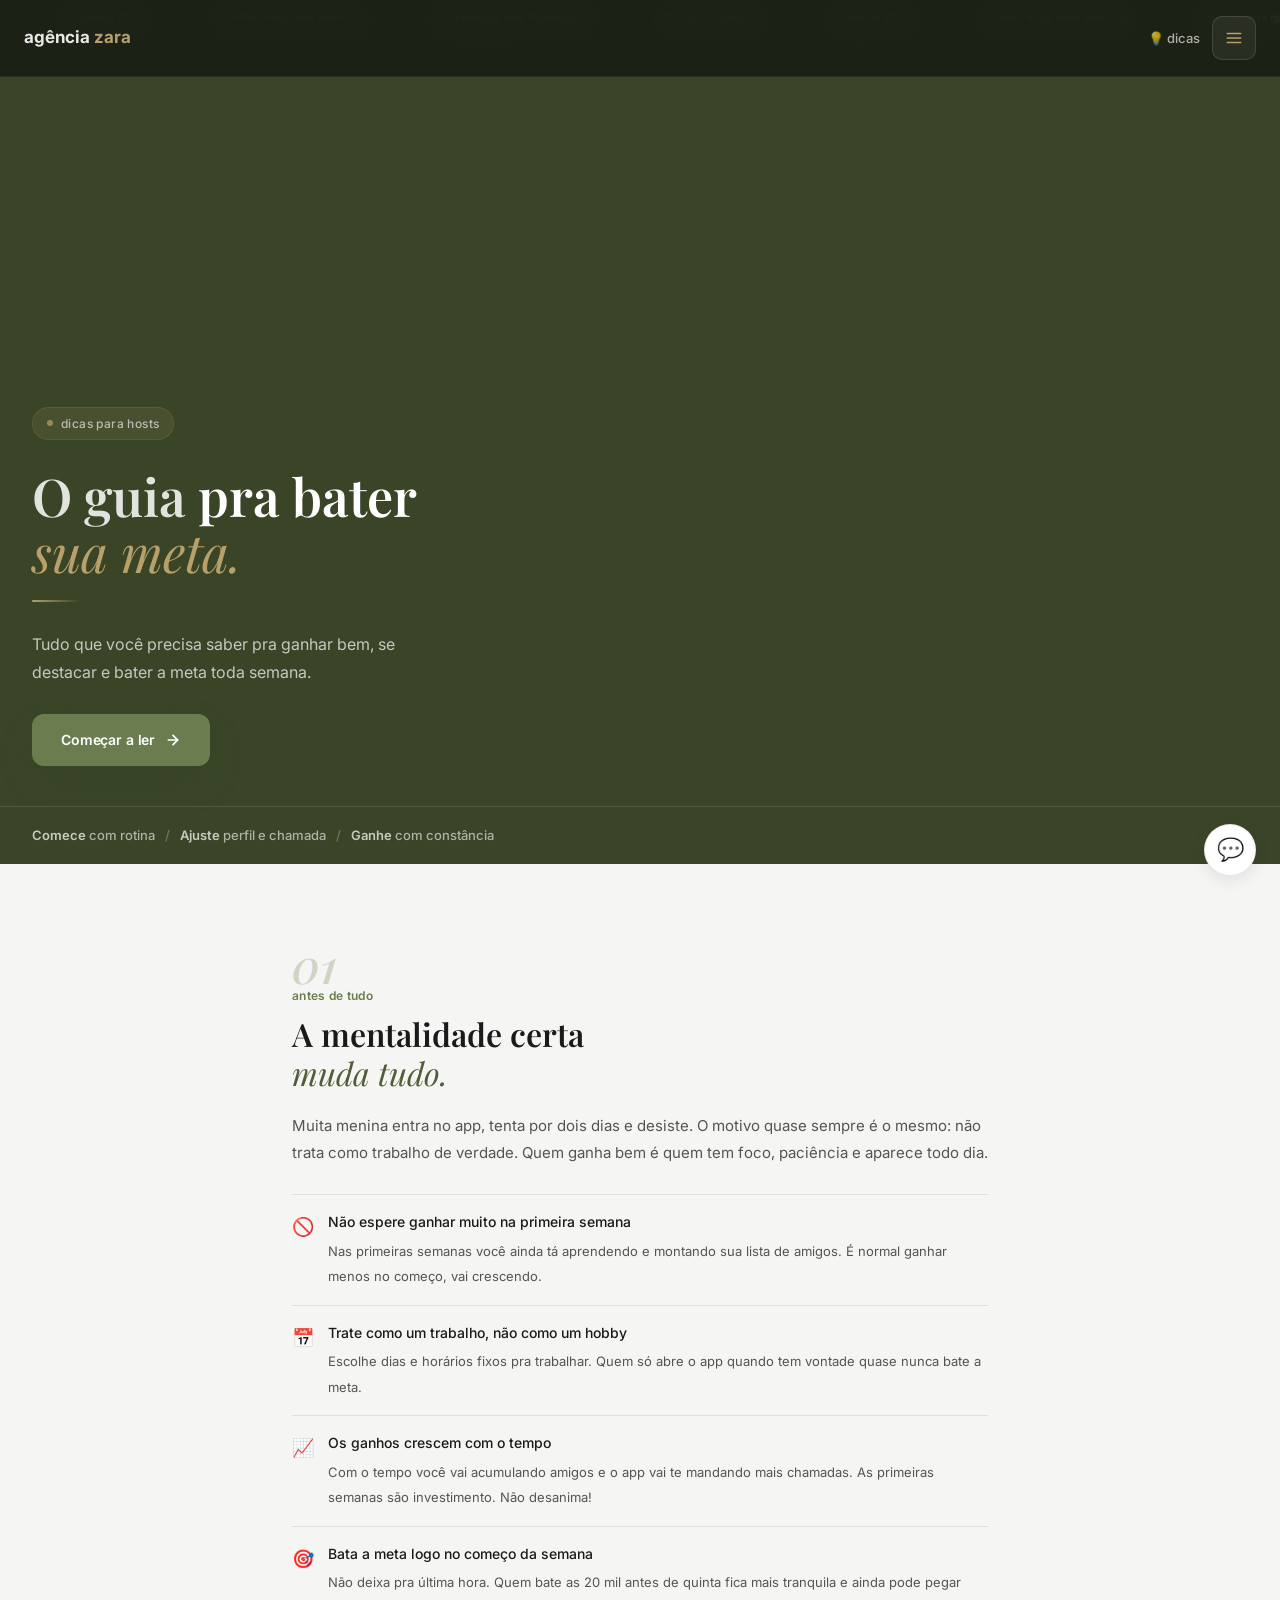
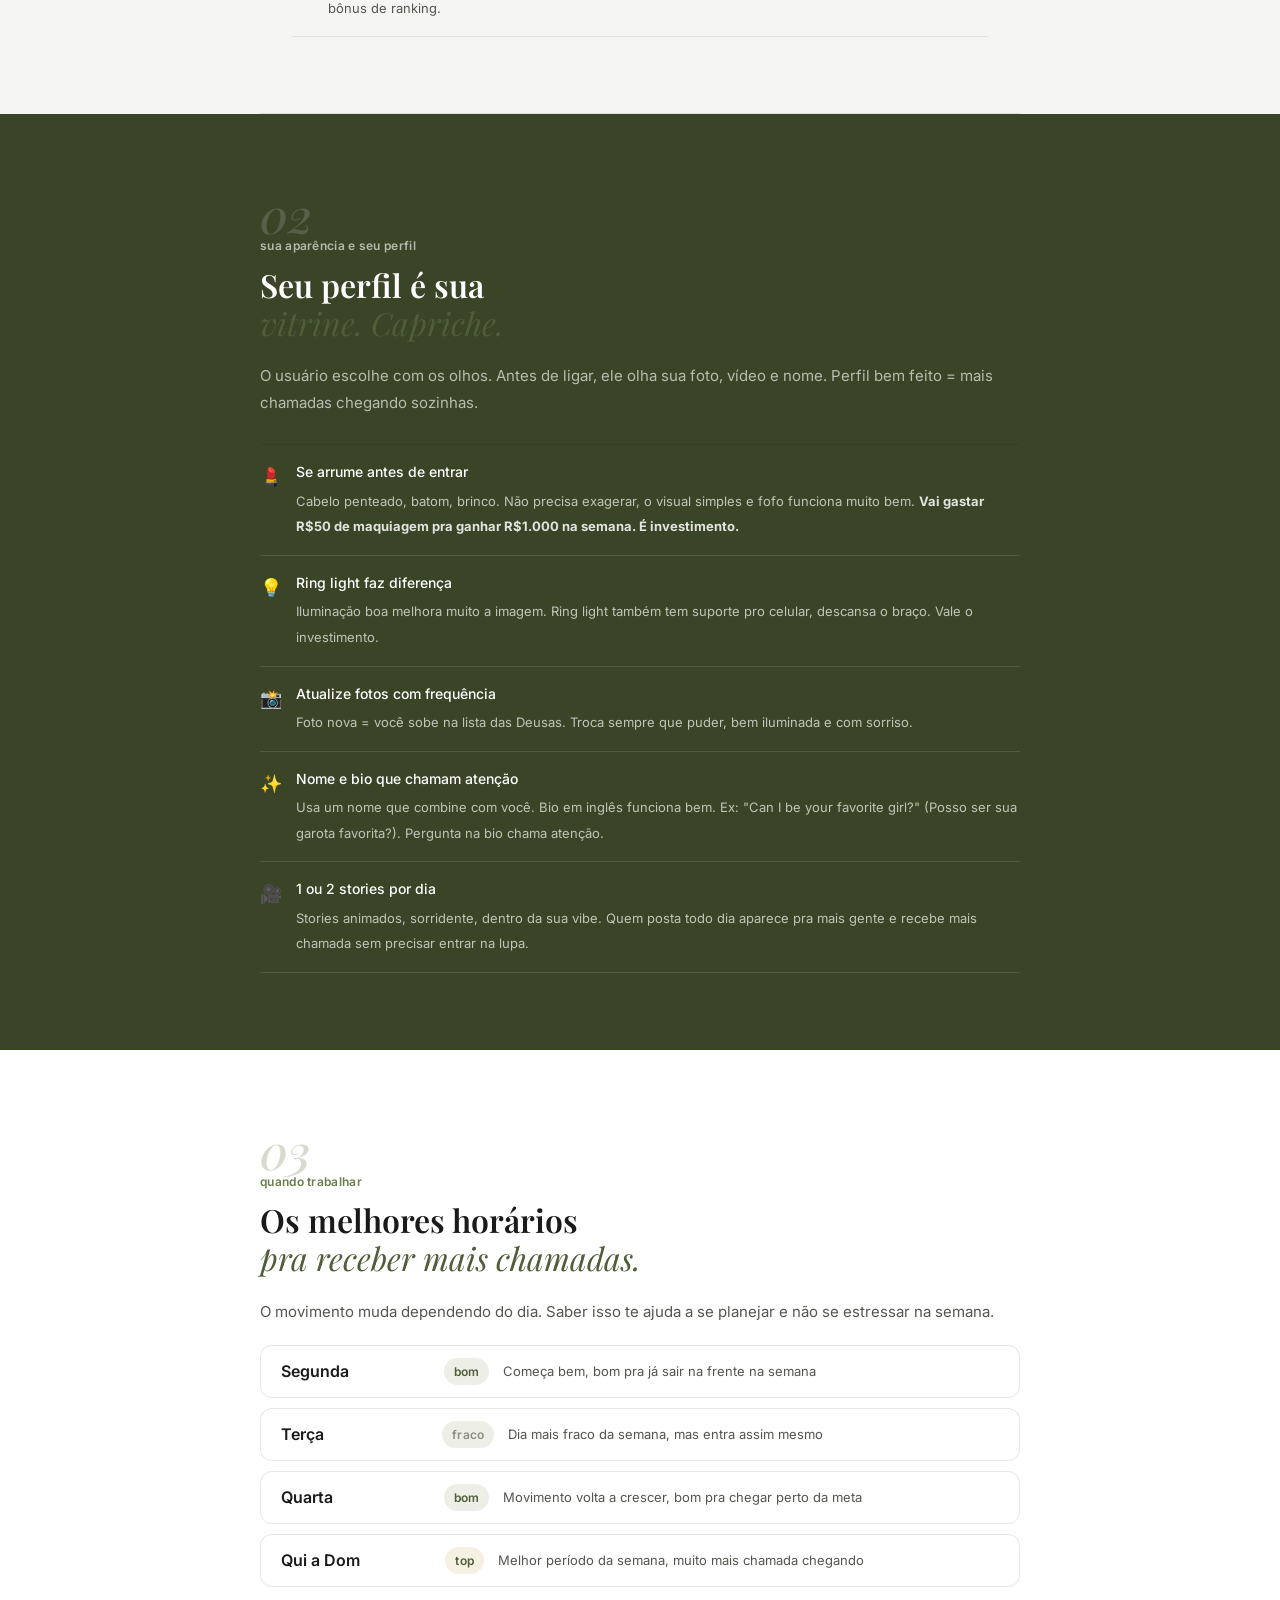
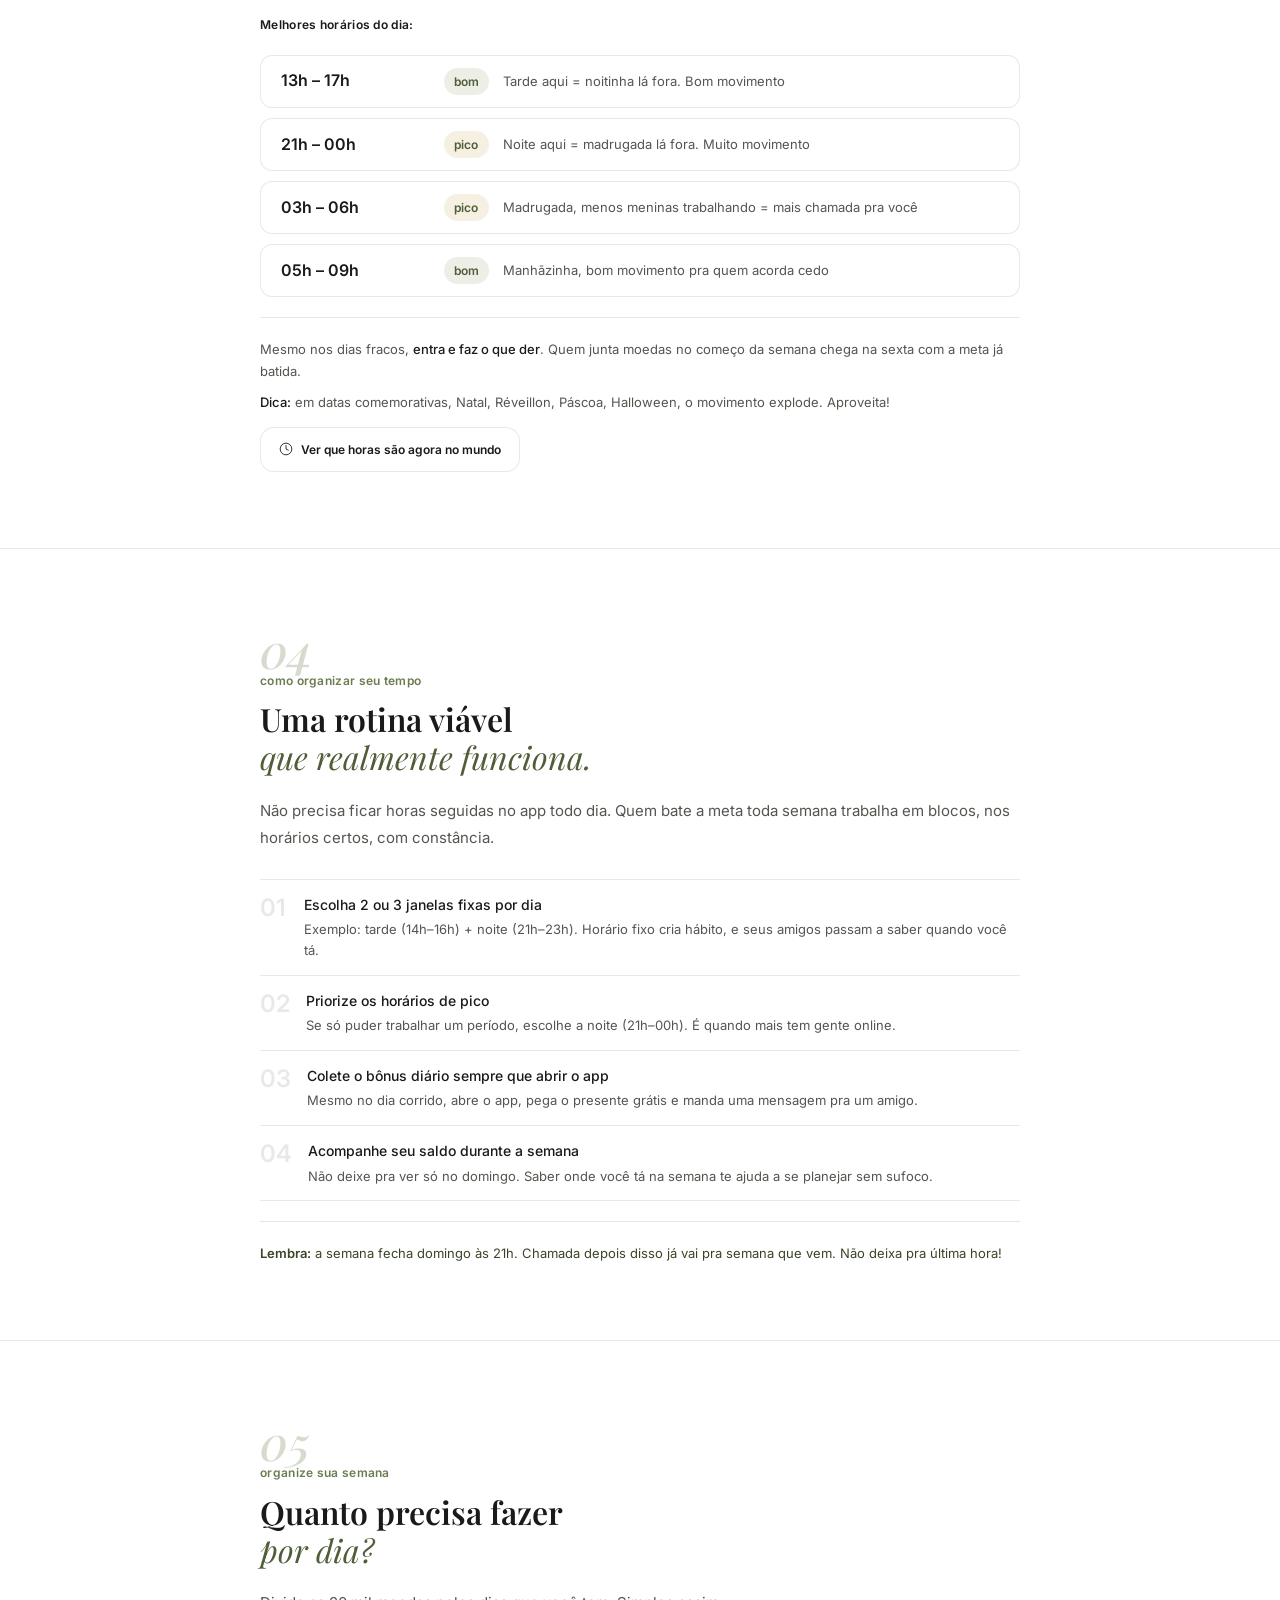
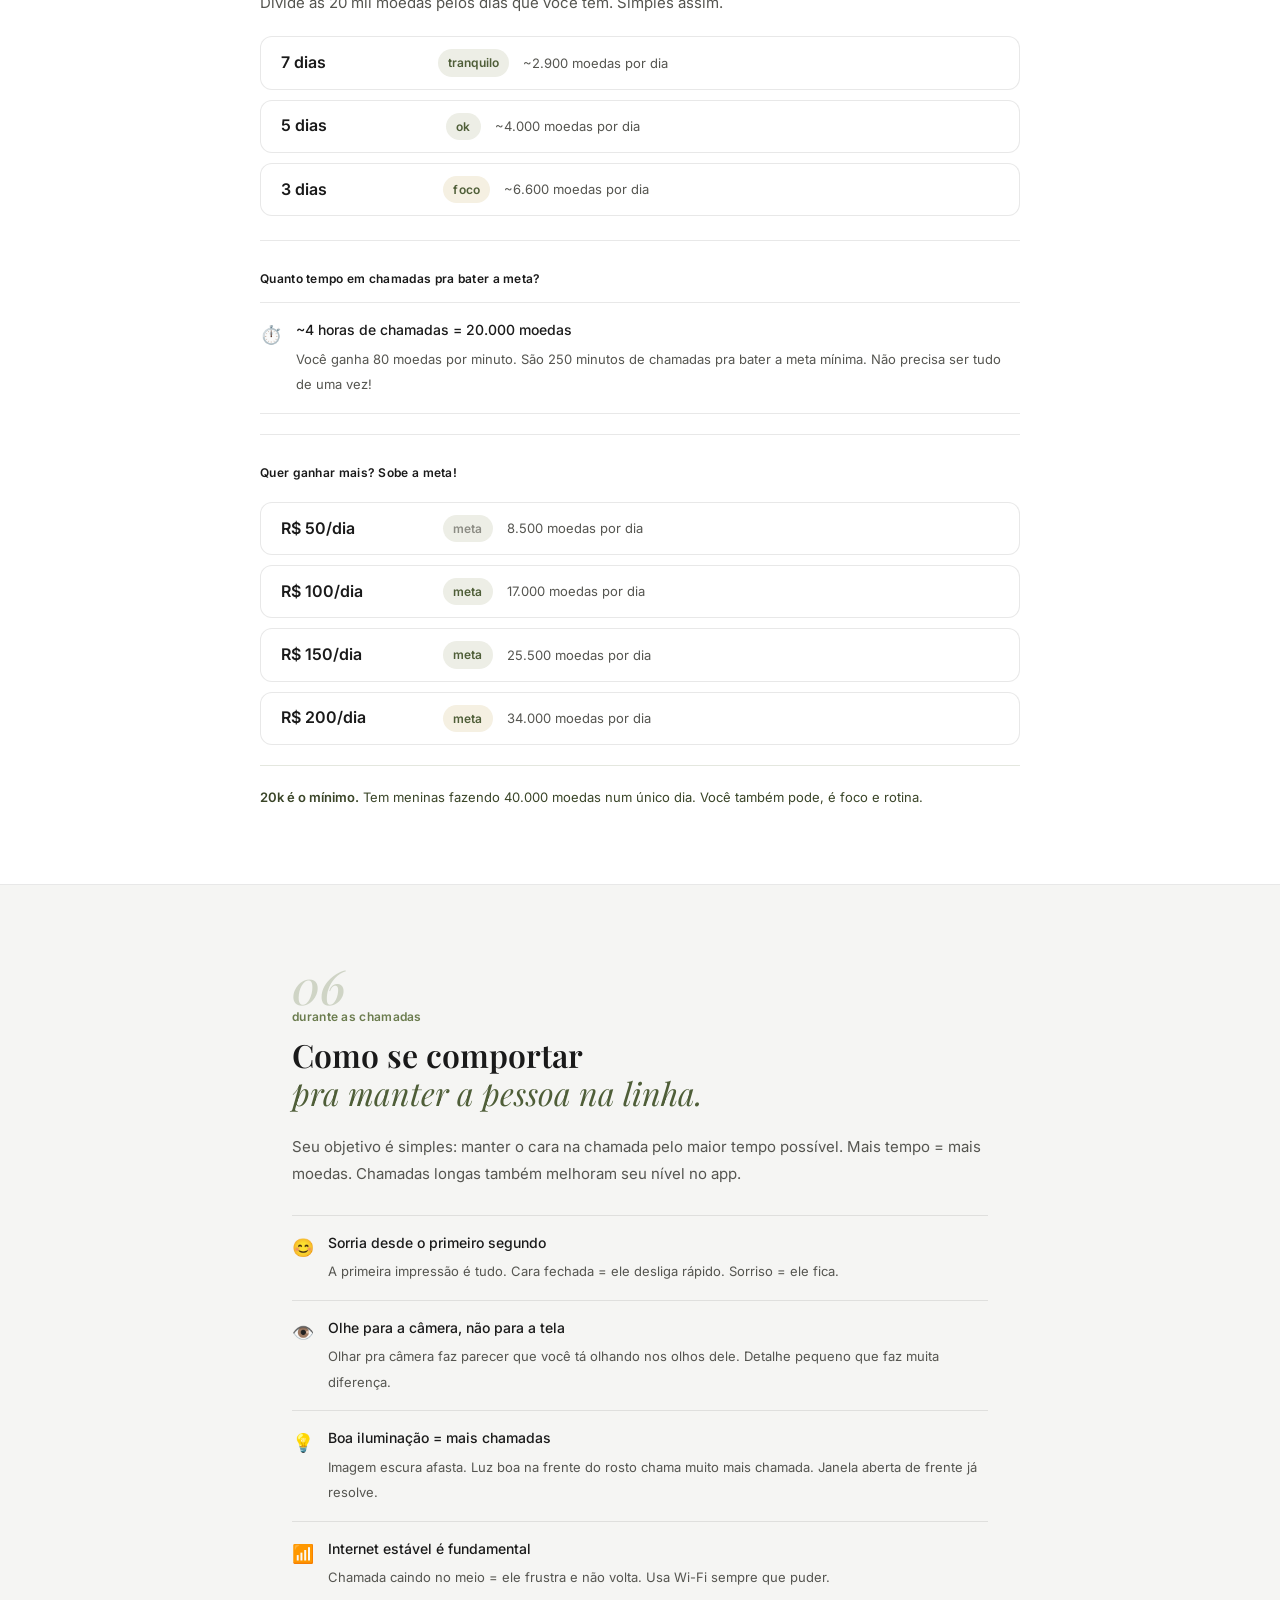
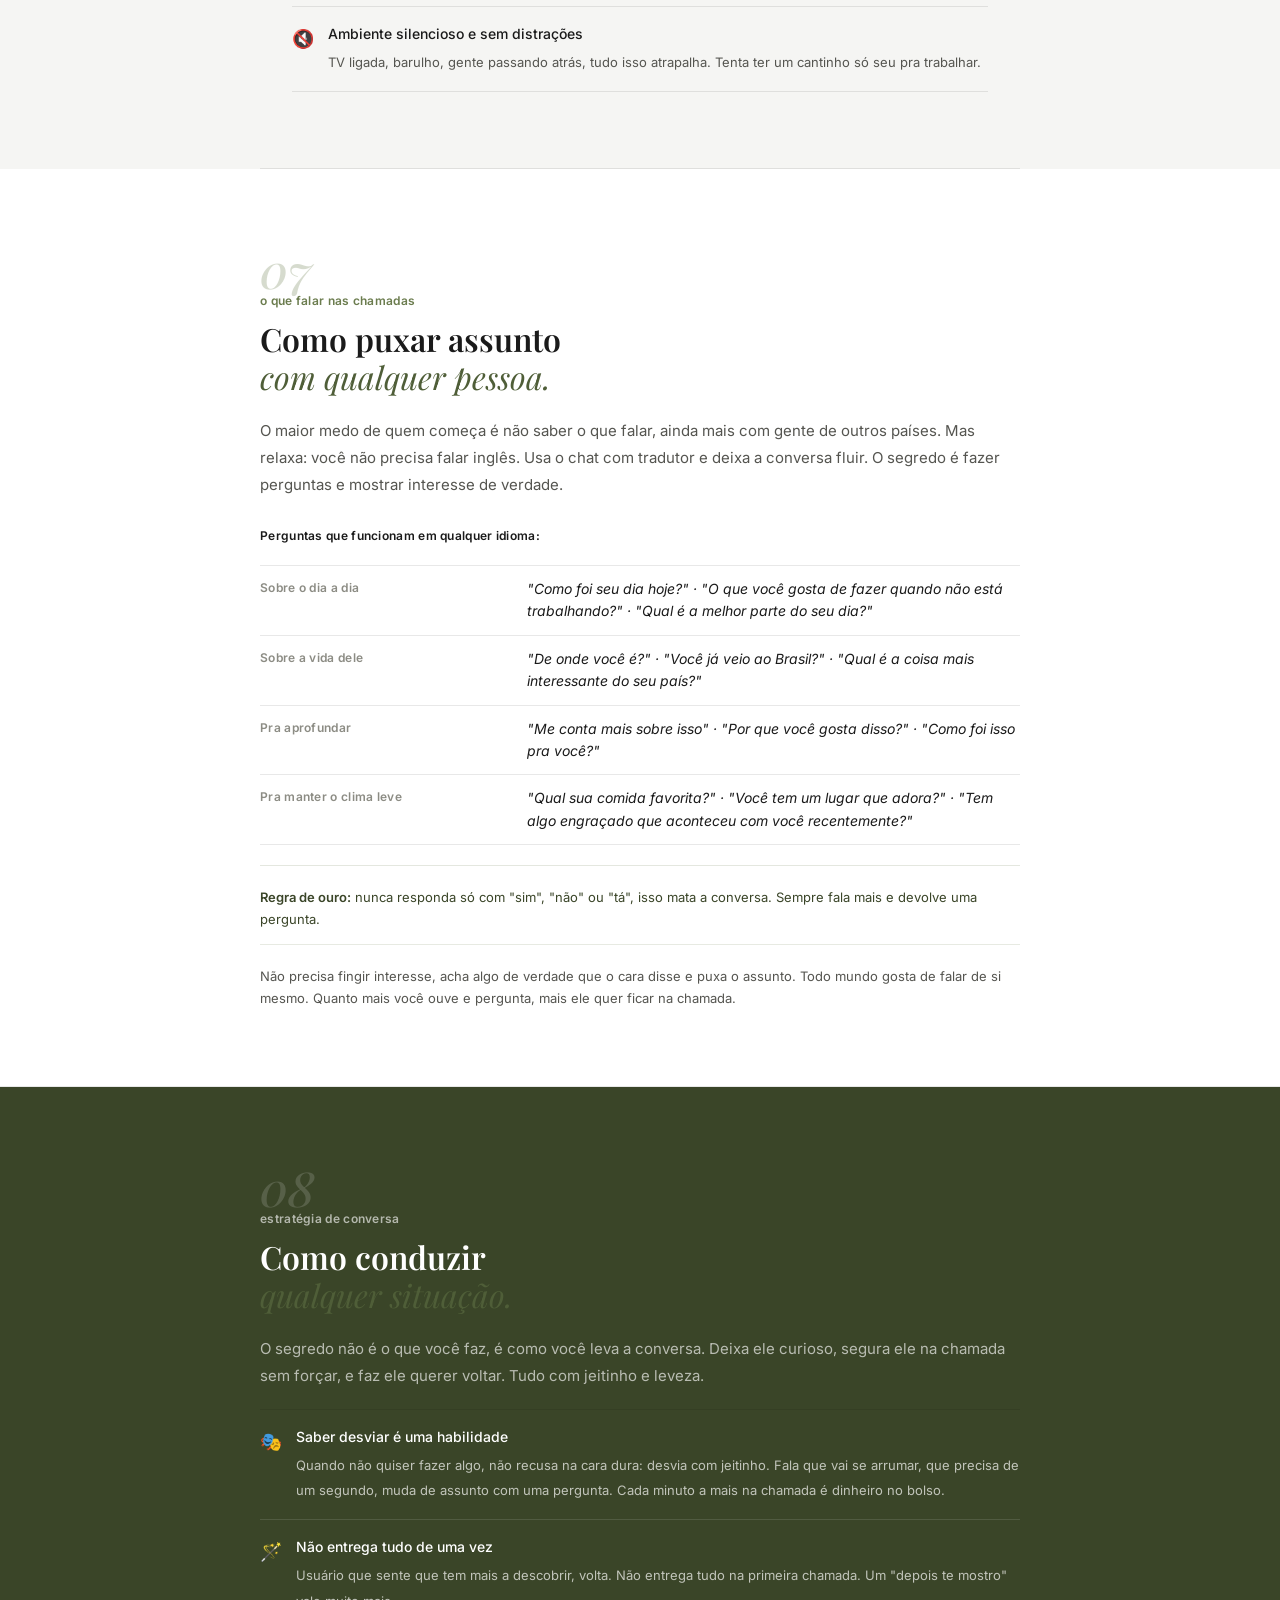
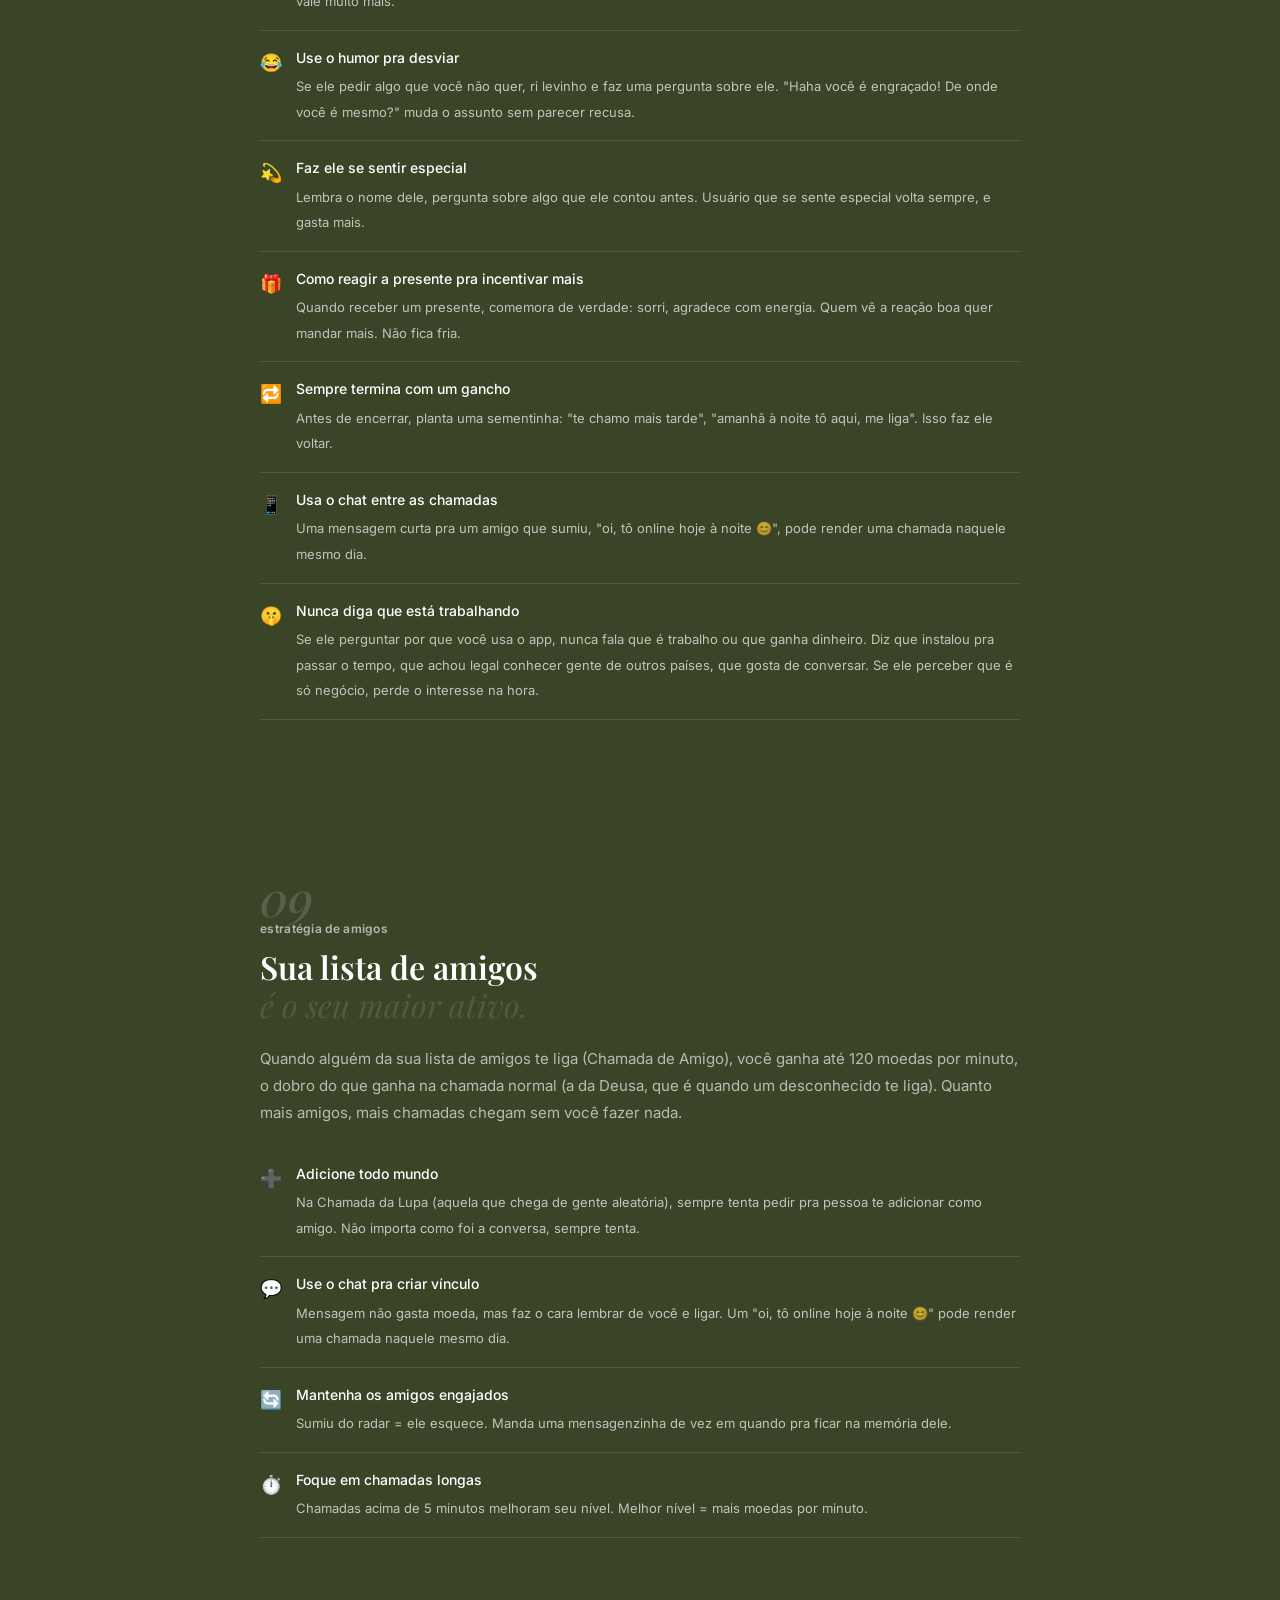
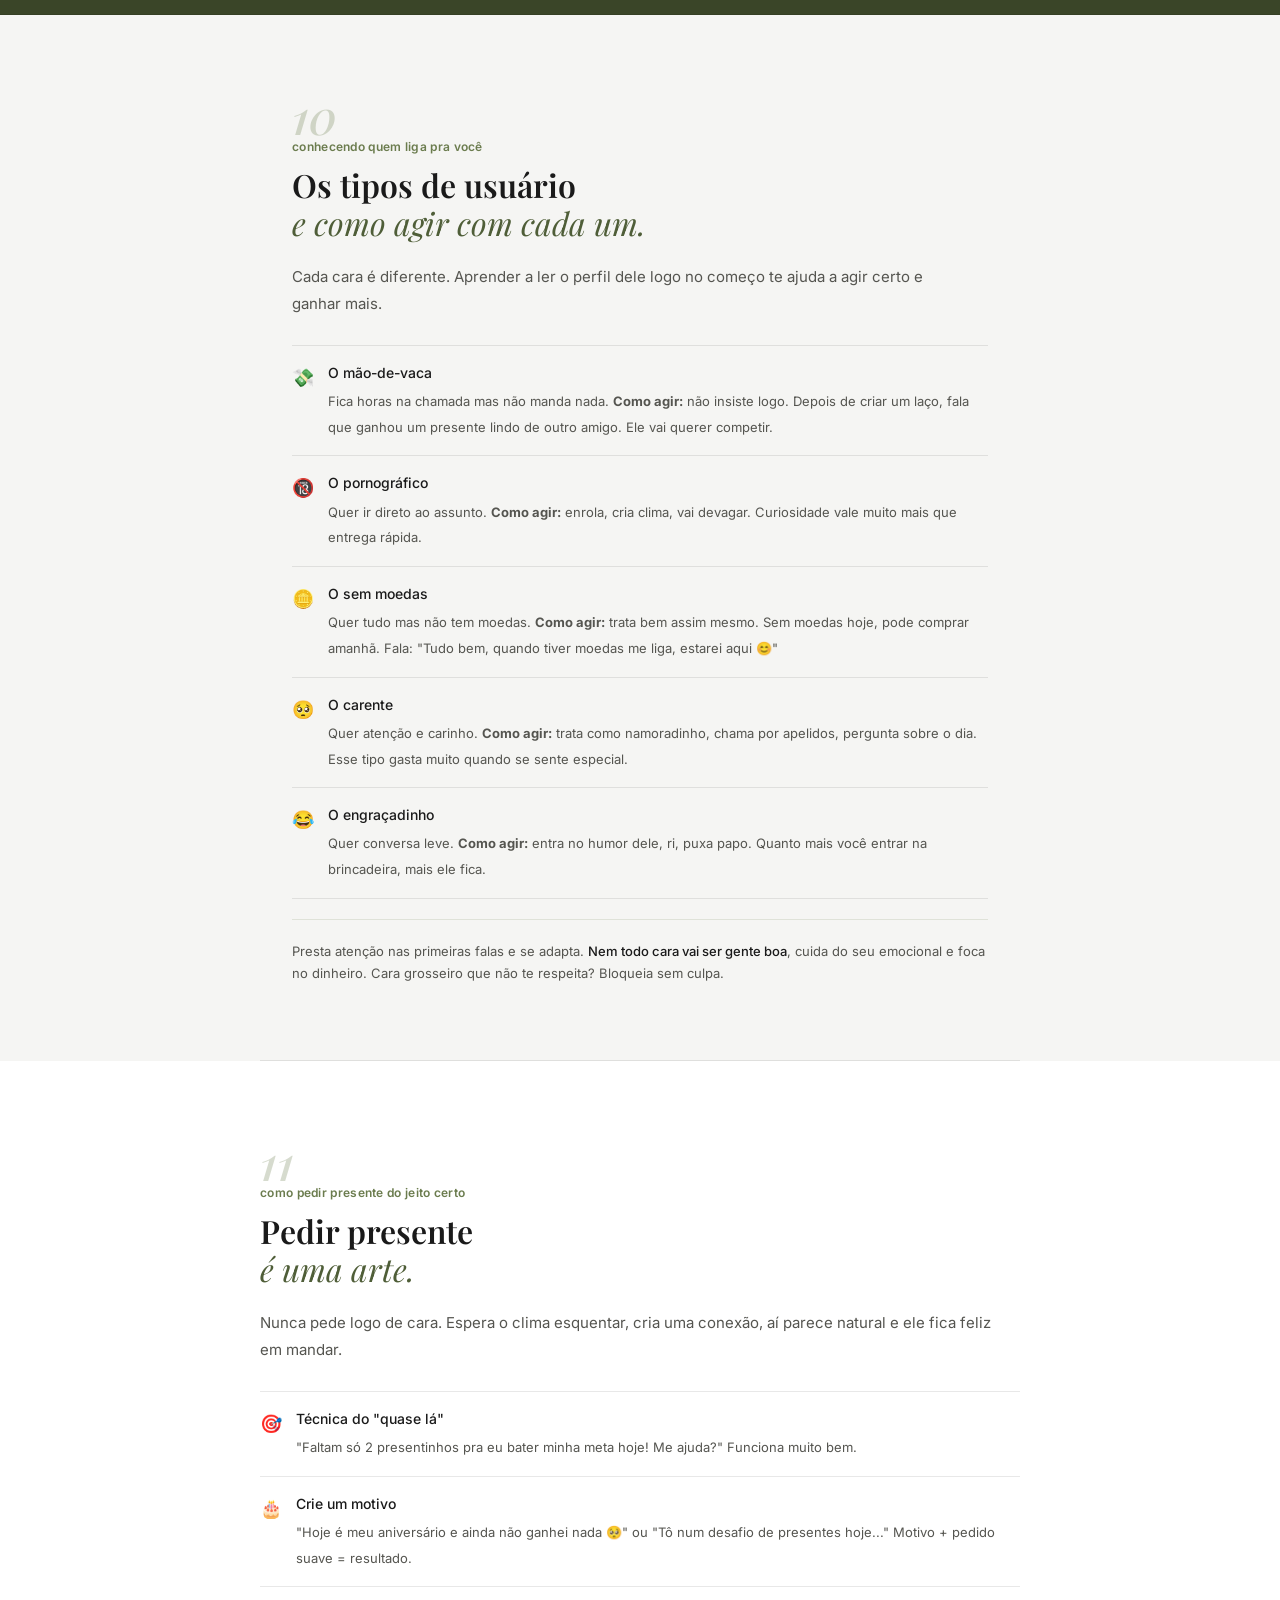
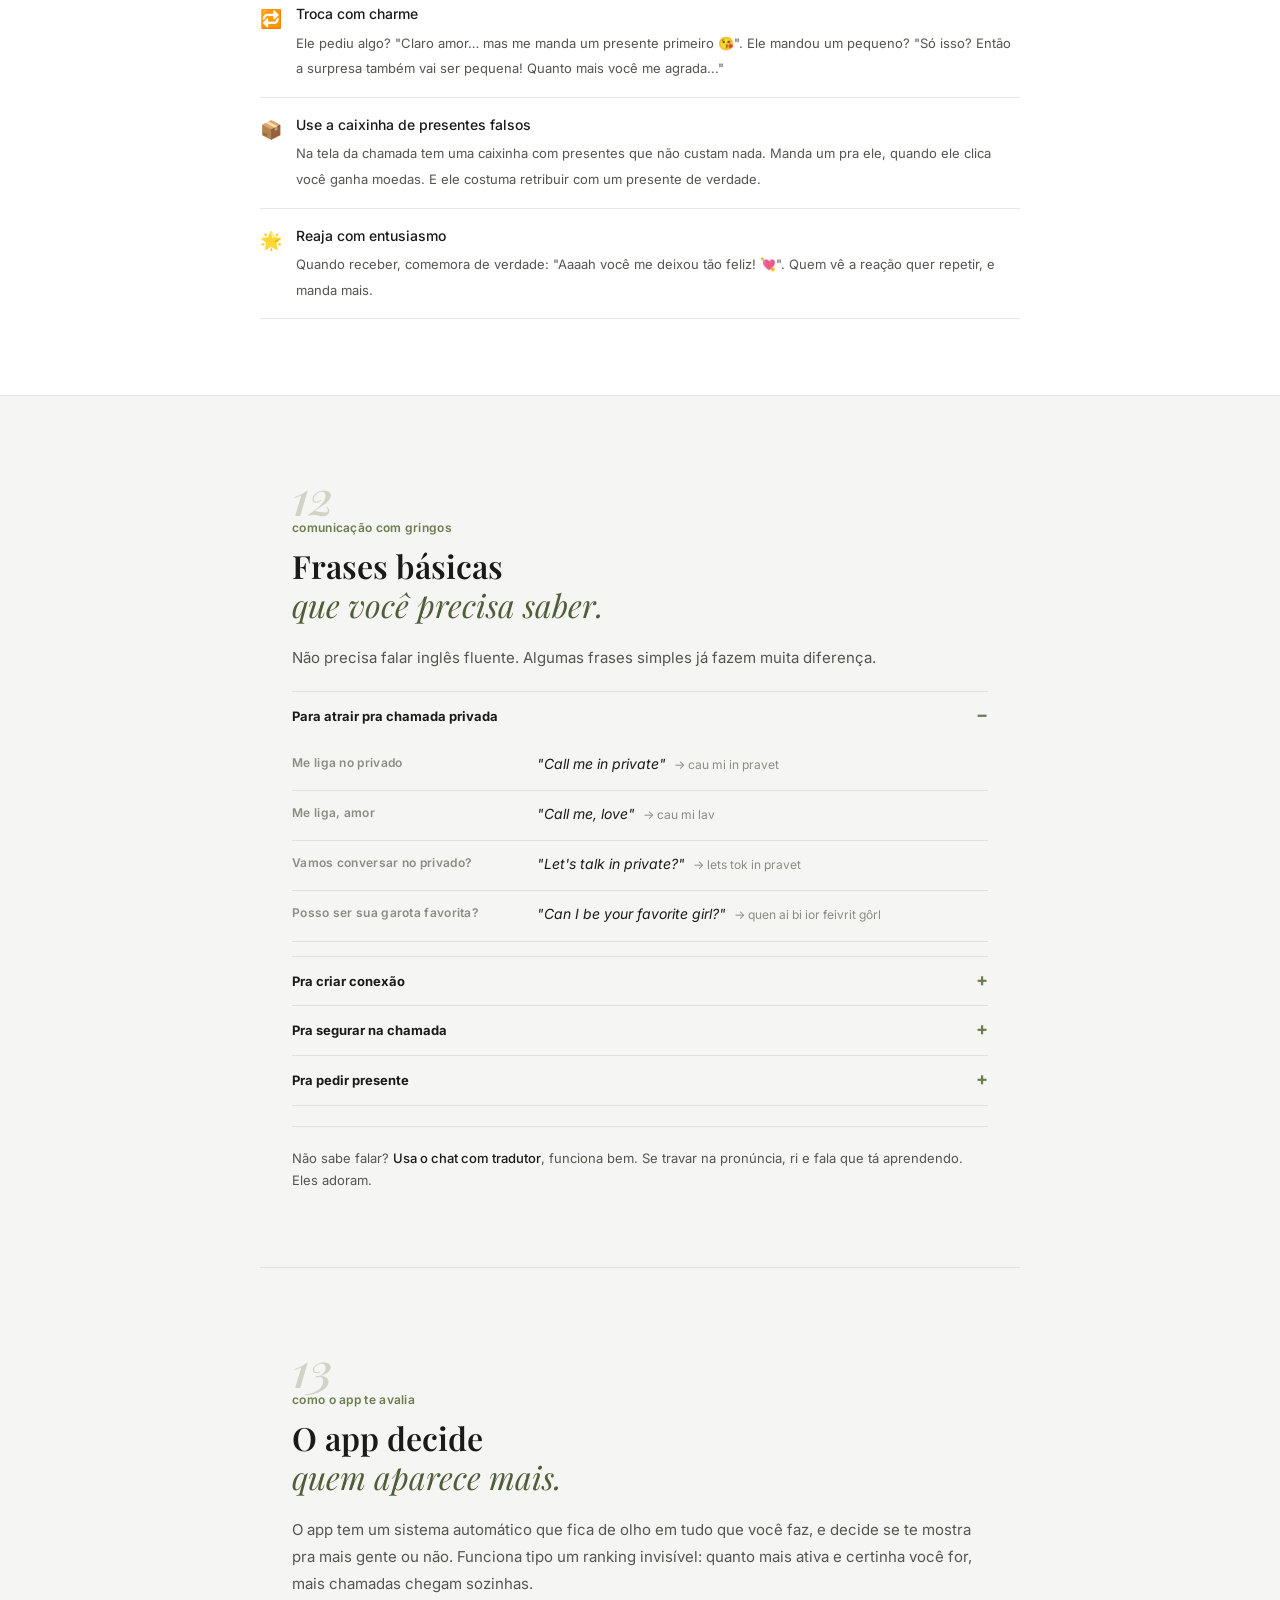
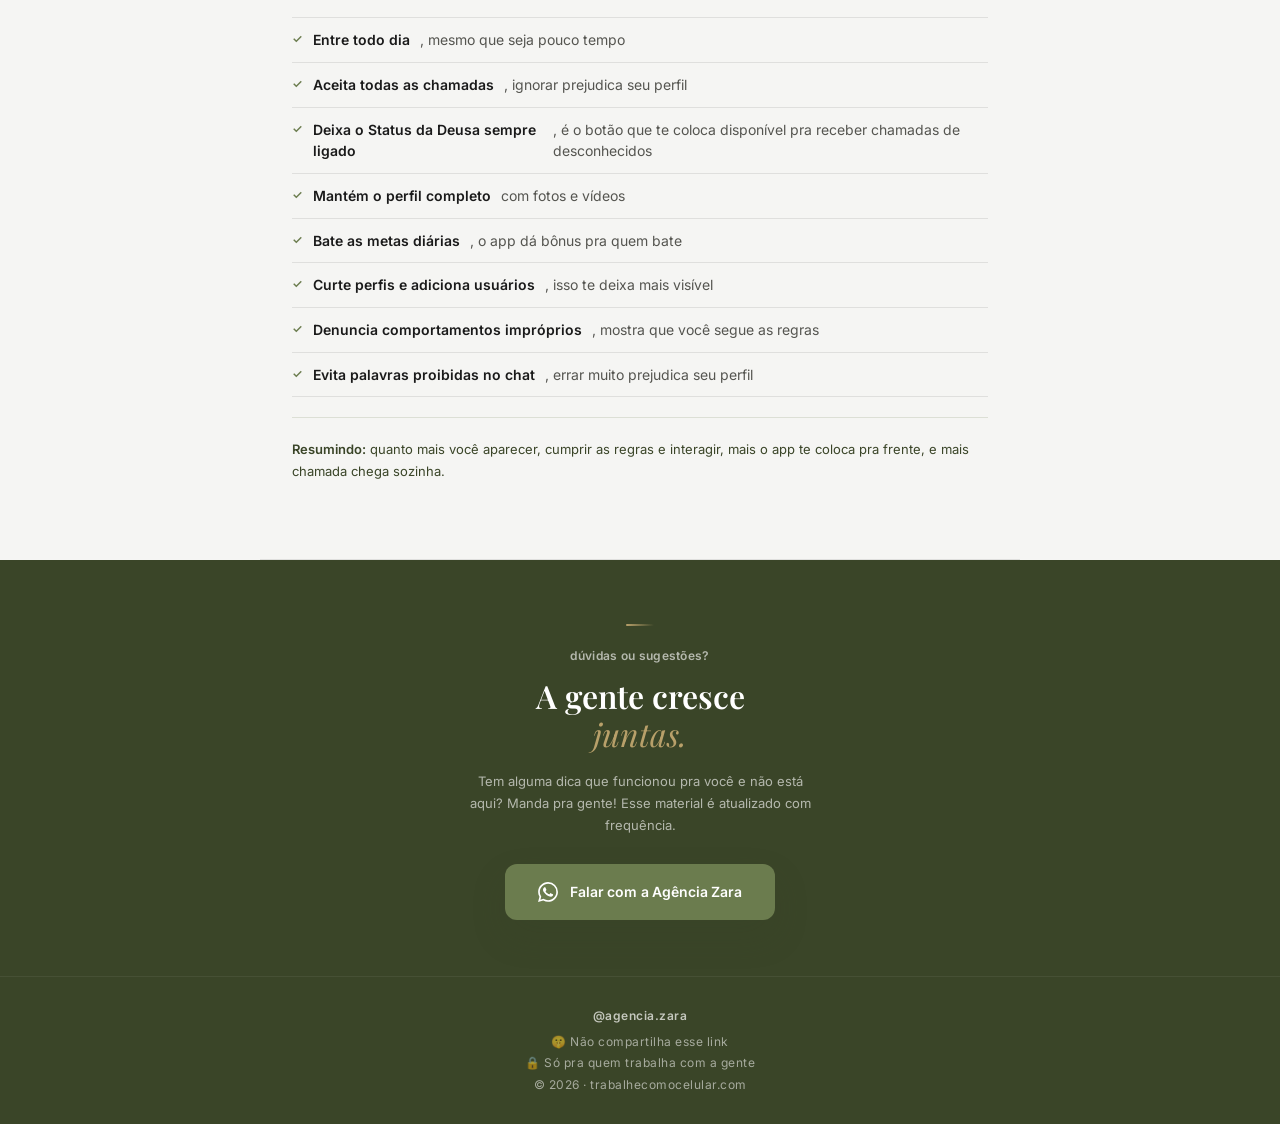
<file: dicas.html>
<!doctype html>
<html lang="pt-BR">

<head>
  <script async src="https://www.googletagmanager.com/gtag/js?id=G-WEP2D02X35"></script>
  <script>
    window.dataLayer = window.dataLayer || [];
    function gtag() {
      dataLayer.push(arguments);
    }
    gtag("js", new Date());

    gtag("config", "G-WEP2D02X35");
  </script>
  <meta charset="UTF-8" />
  <meta name="viewport" content="width=device-width, initial-scale=1.0" />
  <title>Dicas para Hosts | Agência Zara</title>
  <meta name="description"
    content="Dicas práticas para ganhar mais no Yaar e LivU. Estratégias testadas por hosts da Agência Zara.">
  <meta name="robots" content="index, follow">
  <meta name="keywords" content="Yaar dicas, LivU dicas, como ganhar mais, Agência Zara">
  <link rel="canonical" href="https://trabalhecomocelular.com/dicas.html">
  <!-- Open Graph (preview WhatsApp/Facebook) -->
  <meta property="og:title" content="Dicas para Hosts | Agência Zara">
  <meta property="og:description"
    content="Dicas práticas para ganhar mais no Yaar e LivU. Estratégias testadas por hosts da Agência Zara.">
  <meta property="og:type" content="article">
  <meta property="og:locale" content="pt_BR">
  <meta property="og:url" content="https://trabalhecomocelular.com/dicas.html">
  <meta property="og:image" content="https://trabalhecomocelular.com/hero.png">
  <link rel="preconnect" href="https://fonts.googleapis.com" />
  <link rel="preconnect" href="https://fonts.gstatic.com" crossorigin />
  <link href="https://fonts.googleapis.com/css2?family=Inter:wght@400;500;600;700;800&family=Playfair+Display:ital,wght@0,400;0,600;1,400;1,500&display=swap"
    rel="stylesheet" />
  <style>
    *,
    *::before,
    *::after {
      margin: 0;
      padding: 0;
      box-sizing: border-box;
    }

    :root {
      --font-sans: 'Inter', -apple-system, BlinkMacSystemFont, sans-serif;
      --serif: 'Playfair Display', Georgia, serif;
      --ink: #1a1a1a;
      --ink-2: #555550;
      --ink-3: #8c8c84;
      --line: rgba(0,0,0,0.06);
      --line-2: rgba(0,0,0,0.09);
      --g: #6b7c4e;
      --g-d: #4f5e38;
      --g-dd: #3a4528;
      --g-l: #edeee6;
      --gold: #b8a06a;
      --gold-l: #f5f0e2;
      --cream: #f3efe8;
      --cream-2: #e9e3d6;
      --bg: #f5f5f3;
      --green-bg: var(--bg);
      --green-light: var(--g-l);
      --green: var(--g);
      --green-dark: var(--g-d);
      --green-deep: var(--g-dd);
      --green-accent: var(--gold);
      --white: #ffffff;
      --coal: var(--ink);
      --mid: var(--ink-2);
      --light: var(--ink-3);
      --border: var(--line-2);
      --card-bg: var(--white);
      --red-500: #b4534a;
      --red-50: #fbf3f1;
      --amber-500: var(--gold);
      --amber-50: var(--gold-l);
      --radius: 12px;
      --shadow: 0 4px 24px rgba(0, 0, 0, 0.05);
      --shadow-lg: 0 16px 44px rgba(0, 0, 0, 0.12);
      --transition: 0.28s cubic-bezier(0.22, 1, 0.36, 1);
      --space-2xs: 6px;
      --space-xs: 10px;
      --space-sm: 14px;
      --space-md: 20px;
      --space-lg: 28px;
      --space-xl: 40px;
      --space-2xl: 64px;
      --section-y: clamp(48px, 7vw, 76px);
      --page-x: clamp(20px, 5vw, 32px);
      /* aliases */
      --cream-d: var(--cream-2);
      --dark: var(--green-deep);
      --accent: var(--green);
      --accent-hover: var(--green-dark);
      --warn-bg: var(--amber-50);
      --warn: var(--amber-500);
      --danger: var(--red-500);
    }

    html {
      scroll-behavior: smooth;
      text-size-adjust: 100%;
      -webkit-text-size-adjust: 100%;
    }

    :focus-visible {
      outline: 3px solid rgba(184, 160, 106, 0.55);
      outline-offset: 3px;
    }

    body {
      background: var(--green-bg);
      color: var(--coal);
      font-family: var(--font-sans);
      font-weight: 400;
      line-height: 1.6;
      overflow-x: hidden;
      font-size: 16px;
      -webkit-font-smoothing: antialiased;
    }

    img,
    video,
    canvas {
      max-width: 100%;
      height: auto;
    }

    /* TICKER */
    .ticker-wrap {
      background: var(--g-dd);
      overflow: hidden;
      border-bottom: 1px solid rgba(255, 255, 255, 0.04);
      padding: 8px 0;
      position: relative;
      z-index: 1;
    }

    .ticker {
      display: flex;
      white-space: nowrap;
      justify-content: center;
    }

    .ticker-item {
      font-size: 12px;
      font-weight: 500;
      letter-spacing: 0;
      color: rgba(245, 245, 243, 0.56);
      padding: 0 24px;
    }

    .ticker-item span {
      color: var(--green-accent);
      opacity: 0.35;
      margin: 0 10px;
    }

    /* HERO */
    .hero {
      background: var(--g-dd);
      position: relative;
      overflow: hidden;
      min-height: 92svh;
      display: flex;
      flex-direction: column;
      justify-content: flex-end;
    }

    .hero-content {
      position: relative;
      z-index: 1;
      padding: clamp(104px, 14svh, 132px) var(--page-x) var(--space-xl);
      max-width: 680px;
    }

    .hero-eyebrow {
      display: flex;
      align-items: center;
      gap: 14px;
      margin-bottom: var(--space-lg);
      opacity: 0;
      transform: translateY(12px);
      animation: heroFadeUp 0.6s ease forwards 0.1s;
    }

    .hero-badge {
      display: inline-flex;
      align-items: center;
      gap: 8px;
      padding: 6px 14px;
      border-radius: 100px;
      background: rgba(184, 160, 106, 0.12);
      border: 1px solid rgba(184, 160, 106, 0.14);
    }

    .hero-badge-dot {
      width: 6px;
      height: 6px;
      border-radius: 50%;
      background: var(--green-accent);
      opacity: 0.72;
    }

    .hero-logo {
      width: 36px;
      height: 36px;
      border-radius: 50%;
      overflow: hidden;
      background: var(--green-bg);
      flex-shrink: 0;
    }

    .hero-logo img {
      width: 100%;
      height: 100%;
      object-fit: contain;
      padding: 4px;
    }

    .hero-agency {
      font-size: 12px;
      font-weight: 500;
      letter-spacing: 0.4px;
      color: rgba(245, 245, 243, 0.66);
    }

    .hero-title {
      font-family: var(--serif);
      font-size: clamp(36px, 9vw, 52px);
      font-weight: 600;
      color: rgba(255, 255, 255, 0.85);
      line-height: 1.08;
      letter-spacing: 0;
      margin-bottom: var(--space-md);
      opacity: 0;
      transform: translateY(16px);
      animation: heroFadeUp 0.7s ease forwards 0.25s;
      text-wrap: balance;
    }

    .hero-title strong {
      font-weight: 600;
      color: var(--white);
    }

    .hero-title em {
      font-style: italic;
      font-weight: 400;
      color: var(--green-accent);
      display: block;
    }

    .hero-divider {
      width: 48px;
      height: 2px;
      background: linear-gradient(90deg, var(--green-accent), transparent);
      margin-bottom: var(--space-lg);
      border-radius: 2px;
      opacity: 0;
      animation: heroFadeUp 0.5s ease forwards 0.45s;
    }

    .hero-sub {
      font-size: 16px;
      font-weight: 400;
      color: rgba(255, 255, 255, 0.7);
      line-height: 1.75;
      max-width: 420px;
      margin-bottom: var(--space-lg);
      opacity: 0;
      transform: translateY(12px);
      animation: heroFadeUp 0.6s ease forwards 0.55s;
      text-wrap: pretty;
    }

    .hero-cta {
      display: inline-flex;
      align-items: center;
      gap: 10px;
      padding: 14px 28px;
      border-radius: 100px;
      background: var(--green);
      color: var(--white);
      font-family: var(--font-sans);
      font-size: 13px;
      font-weight: 500;
      text-decoration: none;
      letter-spacing: 0;
      transition:
        background 0.22s ease,
        transform 0.22s ease,
        box-shadow 0.22s ease;
      opacity: 0;
      transform: translateY(12px);
      animation: heroFadeUp 0.6s ease forwards 0.7s;
      box-shadow: 0 3px 12px rgba(107, 124, 78, 0.16);
    }

    .hero-cta:hover {
      background: var(--green);
      transform: translateY(-1px);
      box-shadow: 0 6px 18px rgba(107, 124, 78, 0.2);
    }

    .hero-cta svg {
      transition: transform 0.25s ease;
    }

    .hero-cta:hover svg {
      transform: translateX(3px);
    }

    .hero-path {
      position: relative;
      z-index: 1;
      display: flex;
      align-items: center;
      gap: 10px;
      padding: 18px var(--page-x);
      border-top: 1px solid rgba(245, 245, 243, 0.12);
      opacity: 0;
      animation: heroFadeUp 0.6s ease forwards 0.85s;
      color: rgba(245, 245, 243, 0.62);
      font-size: 13px;
      font-weight: 500;
      overflow-x: auto;
      -webkit-overflow-scrolling: touch;
    }

    .hero-path span {
      white-space: nowrap;
    }

    .hero-path strong {
      color: rgba(245, 245, 243, 0.76);
      font-weight: 600;
    }

    .hero-path-divider {
      color: rgba(245, 245, 243, 0.28);
    }

    @keyframes heroFadeUp {
      to {
        opacity: 1;
        transform: translateY(0);
      }
    }

    /* TOP NAV */
    .top-nav {
      position: fixed;
      top: 0;
      left: 0;
      right: 0;
      z-index: 200;
      padding: 16px 24px;
      display: flex;
      align-items: center;
      justify-content: space-between;
      background: rgba(21, 26, 18, 0.82);
      backdrop-filter: blur(16px);
      -webkit-backdrop-filter: blur(16px);
      border-bottom: 1px solid rgba(255, 255, 255, 0.06);
      transition:
        background 0.3s ease,
        border-color 0.3s ease,
        box-shadow 0.3s ease;
    }

    .top-nav.scrolled {
      background: rgba(255, 255, 255, 0.97);
      border-bottom-color: rgba(0, 0, 0, 0.06);
      box-shadow: 0 1px 8px rgba(0, 0, 0, 0.04);
    }

    .top-nav-actions {
      display: flex;
      align-items: center;
      gap: 12px;
    }

    .top-nav-brand {
      font-size: 17px;
      font-weight: 700;
      color: rgba(255, 255, 255, 0.9);
      letter-spacing: 0;
      transition: color 0.3s ease;
    }

    .top-nav-brand span {
      color: var(--green-accent);
      transition: color 0.3s ease;
    }

    .top-nav.scrolled .top-nav-brand {
      color: var(--coal);
    }

    .top-nav.scrolled .top-nav-brand span {
      color: var(--green);
    }

    .top-nav-label {
      font-size: 13px;
      font-weight: 500;
      color: rgba(245, 245, 243, 0.68);
      transition: color 0.3s ease;
    }

    .top-nav.scrolled .top-nav-label {
      color: var(--light);
    }

    .mobile-nav-toggle {
      display: flex;
      align-items: center;
      justify-content: center;
      width: 44px;
      height: 44px;
      border-radius: 10px;
      border: 1px solid rgba(255, 255, 255, 0.12);
      background: rgba(255, 255, 255, 0.06);
      cursor: pointer;
      transition: var(--transition);
      color: var(--green-accent);
    }

    .mobile-nav-toggle:hover {
      background: rgba(255, 255, 255, 0.1);
    }

    .top-nav.scrolled .mobile-nav-toggle {
      border-color: var(--line-2);
      background: var(--green-bg);
      color: var(--green-dark);
    }

    /* SIDEBAR / DRAWER */
    .sidebar {
      position: fixed;
      top: 56px;
      right: 0;
      width: 240px;
      height: calc(100vh - 56px);
      padding: 24px 16px;
      display: flex;
      flex-direction: column;
      gap: 2px;
      z-index: 150;
      background: var(--white);
      box-shadow: var(--shadow-lg);
      border-left: 1px solid var(--line-2);
      overflow-y: auto;
      transform: translateX(100%);
      visibility: hidden;
      transition:
        transform 0.3s cubic-bezier(0.4, 0, 0.2, 1),
        visibility 0.3s;
    }

    .sidebar.open {
      transform: translateX(0);
      visibility: visible;
    }

    .sidebar-label {
      font-size: 12px;
      font-weight: 600;
      letter-spacing: 0.3px;
      color: var(--light);
      padding: 0 12px;
      margin-bottom: 8px;
    }

    .nav-link {
      display: flex;
      align-items: center;
      gap: 10px;
      padding: 10px 12px;
      border-radius: 10px;
      font-size: 13px;
      font-weight: 500;
      color: var(--mid);
      text-decoration: none;
      transition: var(--transition);
      position: relative;
      min-height: 44px;
      overflow-wrap: anywhere;
    }

    .nav-link:hover {
      background: var(--green-bg);
      color: var(--mid);
    }

    .nav-link.active {
      background: var(--green-light);
      color: var(--green-dark);
      font-weight: 600;
    }

    .nav-link.active::before {
      content: "";
      position: absolute;
      left: 0;
      top: 50%;
      transform: translateY(-50%);
      width: 2px;
      height: 18px;
      background: var(--green);
      border-radius: 0 3px 3px 0;
    }

    .nav-num {
      font-size: 12px;
      font-weight: 700;
      color: var(--cream-2);
      min-width: 18px;
    }

    /* MOBILE OVERLAY */
    .mobile-overlay {
      display: none;
      position: fixed;
      inset: 0;
      z-index: 140;
      background: rgba(21, 26, 18, 0.18);
      backdrop-filter: blur(2px);
    }

    .mobile-overlay.open {
      display: block;
    }

    /* SECTIONS */
    .section {
      padding: var(--section-y) var(--page-x);
      border-bottom: 1px solid var(--border);
      max-width: 760px;
      margin: 0 auto;
      scroll-margin-top: 64px;
    }

    .section.bg-white {
      background: var(--white);
      max-width: 100%;
      padding: var(--section-y) var(--page-x);
    }

    .section.bg-white .inner {
      max-width: 760px;
      margin: 0 auto;
    }

    .section.bg-dark {
      background: var(--green-deep);
      max-width: 100%;
      padding: var(--section-y) var(--page-x);
    }

    .section.bg-dark .inner {
      max-width: 760px;
      margin: 0 auto;
    }

    .sec-num {
      font-size: 48px;
      font-family: var(--serif);
      font-style: italic;
      font-weight: 500;
      line-height: 1;
      color: rgba(107, 124, 78, 0.28);
      display: block;
      margin-bottom: -6px;
    }

    .sec-tag {
      font-size: 12px;
      font-weight: 600;
      letter-spacing: 0.3px;
      color: var(--green);
      display: inline-block;
      margin-bottom: var(--space-xs);
    }

    .sec-tag-dark {
      color: rgba(245, 245, 243, 0.66);
    }

    .sec-title {
      font-size: clamp(24px, 5vw, 32px);
      font-family: var(--serif);
      font-weight: 600;
      line-height: 1.2;
      letter-spacing: 0;
      margin-bottom: var(--space-md);
      color: var(--coal);
      text-wrap: balance;
    }

    .sec-title em {
      font-style: italic;
      color: var(--green-dark);
      font-weight: 400;
    }

    .sec-title-light {
      color: var(--white);
    }

    .sec-body {
      font-size: 15px;
      font-weight: 400;
      color: var(--mid);
      line-height: 1.8;
      margin-bottom: var(--space-md);
      text-wrap: pretty;
    }

    .sec-body-dark {
      color: rgba(245, 245, 243, 0.68);
    }

    .sec-body strong {
      font-weight: 600;
      color: var(--coal);
    }

    .sec-body-dark strong {
      color: rgba(255, 255, 255, 0.85);
    }

    /* DECO */
    .divider {
      width: 100%;
      height: 1px;
      background: var(--border);
      margin: 20px 0;
    }

    .divider-dark {
      background: rgba(255, 255, 255, 0.07);
    }

    /* LISTS */
    .check-list {
      list-style: none;
      margin-top: var(--space-md);
      border-top: 1px solid var(--border);
    }

    .check-list li {
      padding: 11px 0;
      border-bottom: 1px solid var(--border);
      font-size: 14px;
      font-weight: 400;
      color: var(--mid);
      display: flex;
      align-items: flex-start;
      gap: 10px;
      line-height: 1.55;
    }

    .check-list li::before {
      content: "•";
      color: var(--border);
      flex-shrink: 0;
      margin-top: 1px;
    }

    .yes-list li::before {
      content: "✓";
      color: var(--green);
      font-weight: 600;
      font-size: 12px;
    }

    .no-list li::before {
      content: "✕";
      color: var(--red-500);
      font-size: 12px;
      font-weight: 600;
    }

    .check-list li strong {
      font-weight: 600;
      color: var(--coal);
    }

    /* INFO BOX */
    .info-box {
      margin-top: var(--space-md);
      padding: var(--space-md) 0 0;
      border-top: 1px solid rgba(107, 124, 78, 0.16);
      background: transparent;
      box-shadow: none;
    }

    .info-box p {
      font-size: 13px;
      font-weight: 400;
      color: var(--mid);
      line-height: 1.7;
    }

    .info-box p+p {
      margin-top: 8px;
    }

    .info-box strong {
      font-weight: 500;
      color: var(--coal);
    }

    .tip-box {
      margin-top: var(--space-md);
      padding: var(--space-md) 0 0;
      border-top: 1px solid rgba(107, 124, 78, 0.18);
      background: transparent;
    }

    .tip-box p {
      font-size: 13px;
      font-weight: 400;
      color: var(--g-dd);
      line-height: 1.7;
    }

    .tip-box strong {
      font-weight: 600;
    }

    /* TIP CARDS */
    .tip-list {
      display: flex;
      flex-direction: column;
      gap: 0;
      margin-top: var(--space-lg);
      border-top: 1px solid var(--border);
    }

    .tip-card {
      padding: 16px 0;
      border: 0;
      border-bottom: 1px solid var(--border);
      border-radius: 0;
      background: transparent;
      display: flex;
      align-items: flex-start;
      gap: var(--space-sm);
      transition:
        transform 0.25s ease,
        box-shadow 0.25s ease;
    }

    .tip-card:hover {
      transform: none;
      box-shadow: none;
    }

    .tip-card-dark {
      background: transparent;
      border-bottom-color: rgba(245, 245, 243, 0.12);
    }

    .tip-card-dark:hover {
      box-shadow: 0 6px 20px rgba(0, 0, 0, 0.2);
    }

    .tip-icon {
      font-size: 18px;
      flex-shrink: 0;
      margin-top: 2px;
    }

    .tip-title {
      font-size: 14px;
      font-weight: 500;
      color: var(--coal);
      display: block;
      margin-bottom: 4px;
    }

    .tip-title-dark {
      color: var(--white);
    }

    .tip-desc {
      font-size: 13px;
      font-weight: 400;
      color: var(--mid);
      line-height: 1.6;
    }

    .tip-desc-dark {
      color: rgba(245, 245, 243, 0.72);
    }

    .tip-card-dark strong {
      color: rgba(245, 245, 243, 0.9);
    }

    /* SCHEDULE */
    .schedule {
      display: flex;
      flex-direction: column;
      gap: var(--space-xs);
      margin-top: var(--space-md);
    }

    .schedule-row {
      display: grid;
      grid-template-columns: minmax(86px, 0.6fr) auto minmax(0, 2fr);
      align-items: center;
      gap: var(--space-sm);
      padding: 12px var(--space-md);
      border-radius: 12px;
      background: var(--white);
      border: 1px solid var(--border);
    }

    .schedule-time {
      font-size: 16px;
      font-weight: 600;
      color: var(--coal);
      min-width: 90px;
    }

    .schedule-badge {
      font-size: 12px;
      font-weight: 600;
      letter-spacing: 0.2px;
      padding: 4px 10px;
      border-radius: 100px;
      flex-shrink: 0;
    }

    .badge-hot {
      background: var(--gold-l);
      color: var(--g-d);
    }

    .badge-good {
      background: var(--green-light);
      color: var(--green-dark);
    }

    .badge-ok {
      background: var(--g-l);
      color: var(--light);
    }

    .schedule-desc {
      font-size: 13px;
      font-weight: 400;
      color: var(--mid);
      min-width: 0;
      overflow-wrap: anywhere;
    }

    /* CONVO CARDS */
    .convo-cards {
      display: flex;
      flex-direction: column;
      gap: 0;
      margin-top: var(--space-md);
      border-top: 1px solid var(--border);
    }

    .phrase-group {
      border-top: 1px solid var(--border);
    }

    .phrase-group:last-of-type {
      border-bottom: 1px solid var(--border);
    }

    .phrase-group summary {
      min-height: 48px;
      padding: 14px 0;
      color: var(--coal);
      cursor: pointer;
      font-size: 13px;
      font-weight: 700;
      list-style: none;
    }

    .phrase-group summary::-webkit-details-marker {
      display: none;
    }

    .phrase-group summary::after {
      content: "+";
      float: right;
      color: var(--green);
      font-size: 18px;
      line-height: 1;
    }

    .phrase-group[open] summary::after {
      content: "−";
    }

    .phrase-group .convo-cards {
      margin-top: 0;
      border-top: 0;
      padding-bottom: var(--space-sm);
    }

    .convo-card {
      display: grid;
      grid-template-columns: minmax(130px, 0.8fr) minmax(0, 1.6fr);
      gap: var(--space-md);
      padding: 12px 0;
      border-bottom: 1px solid var(--border);
      border-radius: 0;
      border-top: 0;
      border-left: 0;
      border-right: 0;
      background: transparent;
    }

    .pronunciation {
      font-size: 12px;
      color: var(--light);
      font-style: normal;
      display: inline-block;
      margin-left: 4px;
      white-space: nowrap;
    }

    .convo-label {
      font-size: 12px;
      font-weight: 600;
      letter-spacing: 0.3px;
      color: var(--light);
      display: block;
      margin-bottom: 6px;
    }

    .convo-text {
      font-size: 14px;
      font-weight: 400;
      color: var(--coal);
      font-style: italic;
      line-height: 1.6;
    }

    /* STEPS */
    .steps {
      display: flex;
      flex-direction: column;
      gap: 0;
      margin-top: var(--space-lg);
      border-top: 1px solid var(--border);
    }

    .step-row {
      display: flex;
      align-items: flex-start;
      gap: 16px;
      padding: 14px 0;
      border-bottom: 1px solid var(--border);
    }

    .step-n {
      font-size: 24px;
      font-weight: 600;
      color: var(--border);
      min-width: 28px;
      line-height: 1;
      margin-top: 2px;
    }

    .step-title {
      font-size: 14px;
      font-weight: 500;
      color: var(--coal);
      display: block;
    }

    .step-desc {
      font-size: 13px;
      font-weight: 400;
      color: var(--mid);
      display: block;
      margin-top: 3px;
      line-height: 1.6;
    }

    /* FINAL */
    .final {
      background: var(--g-dd);
      padding: 64px 24px 56px;
      text-align: center;
    }

    .final-inner {
      max-width: 480px;
      margin: 0 auto;
    }

    .final-rule {
      width: 28px;
      height: 2px;
      background: linear-gradient(90deg, var(--green-accent), transparent);
      margin: 0 auto 20px;
      border-radius: 2px;
    }

    .final-kicker {
      font-size: 12px;
      font-weight: 600;
      letter-spacing: 0.3px;
      color: rgba(245, 245, 243, 0.66);
      display: block;
      margin-bottom: 12px;
    }

    .final-title {
      font-size: 32px;
      font-family: var(--serif);
      font-weight: 600;
      color: var(--white);
      line-height: 1.2;
      letter-spacing: 0;
      margin-bottom: 16px;
    }

    .final-title em {
      font-style: italic;
      font-weight: 400;
      color: var(--green-accent);
    }

    .final-sub {
      font-size: 13px;
      font-weight: 400;
      color: rgba(245, 245, 243, 0.66);
      margin-bottom: 28px;
      line-height: 1.7;
      max-width: 360px;
      margin-left: auto;
      margin-right: auto;
    }

    .wa-btn {
      display: inline-flex;
      align-items: center;
      gap: 12px;
      background: var(--green);
      color: var(--white);
      font-family: var(--font-sans);
      font-size: 13px;
      font-weight: 500;
      padding: 16px 32px;
      border-radius: 100px;
      text-decoration: none;
      transition:
        background 0.2s ease,
        box-shadow 0.2s ease;
      letter-spacing: 0;
    }

    .wa-btn:hover {
      background: var(--green-dark);
      box-shadow: 0 6px 18px rgba(107, 124, 78, 0.18);
    }

    .world-clock-link {
      display: inline-flex;
      align-items: center;
      gap: 8px;
      margin-top: var(--space-sm);
      min-height: 44px;
      padding: 12px 18px;
      border: 1px solid var(--border);
      border-radius: 14px;
      background: var(--white);
      color: var(--coal);
      font-size: 12px;
      font-weight: 600;
      letter-spacing: 0;
      text-decoration: none;
      transition:
        background 0.2s ease,
        border-color 0.2s ease,
        color 0.2s ease,
        transform 0.2s ease;
    }

    .world-clock-link:hover {
      background: var(--green-light);
      border-color: rgba(107, 124, 78, 0.24);
      color: var(--green-dark);
      transform: translateY(-1px);
    }

    footer {
      background: var(--green-deep);
      padding: 28px 24px;
      text-align: center;
      border-top: 1px solid rgba(255, 255, 255, 0.06);
    }

    footer p {
      font-family: var(--font-sans);
      font-size: 12px;
      color: rgba(245, 245, 243, 0.58);
      letter-spacing: 0.5px;
      line-height: 1.8;
    }

    .footer-brand {
      font-weight: 600;
      color: rgba(245, 245, 243, 0.74);
      margin-bottom: 4px;
    }

    /* UTILITY */
    .mt-sm {
      margin-top: var(--space-sm);
    }

    .mt-xs {
      margin-top: var(--space-xs);
    }

    .mt-md {
      margin-top: var(--space-md);
    }

    .mt-lg {
      margin-top: var(--space-lg);
    }

    .mt-section {
      margin-top: 24px;
    }

    .mt-xl {
      margin-top: var(--space-xl);
    }

    .sec-tag-inline {
      margin-top: var(--space-lg);
      color: var(--coal);
      display: block;
    }

    .sec-num-dark {
      color: rgba(245, 245, 243, 0.16);
    }

    .fade-up {
      opacity: 0;
      transform: translateY(20px);
      transition:
        opacity 0.6s ease,
        transform 0.6s ease;
    }

    .fade-up.visible {
      opacity: 1;
      transform: translateY(0);
    }

    /* VISUALLY HIDDEN (sr-only) */
    .sr-only {
      position: absolute;
      width: 1px;
      height: 1px;
      padding: 0;
      margin: -1px;
      overflow: hidden;
      clip: rect(0, 0, 0, 0);
      white-space: nowrap;
      border: 0;
    }

    /* CHATBOT */
    .chat-toggle {
      position: fixed;
      bottom: 24px;
      right: 24px;
      width: 52px;
      height: 52px;
      border-radius: 50%;
      background: var(--white);
      color: var(--green-dark);
      border: 1px solid var(--line-2);
      cursor: pointer;
      box-shadow: 0 4px 16px rgba(0, 0, 0, 0.09);
      z-index: 300;
      font-size: 22px;
      display: flex;
      align-items: center;
      justify-content: center;
      transition:
        transform 0.22s cubic-bezier(0.22, 1, 0.36, 1),
        background 0.22s ease,
        box-shadow 0.22s ease;
    }

    .chat-toggle:hover {
      background: var(--green-light);
      transform: translateY(-1px);
    }

    .chat-box {
      position: fixed;
      bottom: 96px;
      right: 24px;
      width: 360px;
      min-width: 0;
      max-height: 520px;
      background: var(--bg);
      border: 1px solid var(--line-2);
      border-radius: 14px;
      box-shadow: 0 10px 32px rgba(0, 0, 0, 0.13);
      z-index: 300;
      display: none;
      flex-direction: column;
      overflow: hidden;
    }

    .chat-box.open {
      display: flex;
    }

    .chat-header {
      background: var(--green-light);
      color: var(--green-deep);
      padding: 14px 18px;
      font-size: 14px;
      font-weight: 600;
      display: flex;
      justify-content: space-between;
      align-items: center;
      border-radius: 14px 14px 0 0;
    }

    .chat-header button {
      background: rgba(107, 124, 78, 0.1);
      border: none;
      color: var(--green-deep);
      font-size: 18px;
      cursor: pointer;
      width: 44px;
      height: 44px;
      border-radius: 50%;
      display: flex;
      align-items: center;
      justify-content: center;
    }

    .chat-messages {
      overflow-y: auto;
      padding: 20px 16px;
      display: flex;
      flex-direction: column;
      gap: 12px;
      max-height: 200px;
      background: var(--bg);
      -webkit-overflow-scrolling: touch;
    }

    .chat-messages::-webkit-scrollbar {
      width: 4px;
    }

    .chat-messages::-webkit-scrollbar-thumb {
      background: var(--cream-2);
      border-radius: 4px;
    }

    .chat-msg {
      max-width: 82%;
      padding: 12px 16px;
      font-size: 14px;
      line-height: 1.6;
      font-weight: 400;
      overflow-wrap: anywhere;
    }

    .chat-msg.bot {
      background: var(--white);
      color: var(--coal);
      align-self: flex-start;
      border-radius: 18px 18px 18px 4px;
      box-shadow: none;
      border: 1px solid var(--line);
    }

    .chat-msg.user {
      background: var(--green-dark);
      color: var(--white);
      align-self: flex-end;
      border-radius: 18px 18px 4px 18px;
      font-weight: 500;
    }

    .chat-options {
      padding: 16px;
      background: var(--green-bg);
      border-top: 1px solid var(--border);
      display: flex;
      flex-wrap: wrap;
      gap: 8px;
      max-height: 200px;
      overflow-y: auto;
      -webkit-overflow-scrolling: touch;
    }

    .chat-opt {
      display: inline-flex;
      align-items: center;
      justify-content: center;
      background: transparent;
      border: 1px solid rgba(107, 124, 78, 0.18);
      color: var(--green-deep);
      padding: 8px 16px;
      border-radius: 50px;
      font-size: 13px;
      font-weight: 500;
      cursor: pointer;
      transition:
        background 0.2s ease,
        color 0.2s ease,
        border-color 0.2s ease;
      font-family: var(--font-sans);
      white-space: nowrap;
      min-height: 40px;
    }

    .chat-opt:hover {
      background: var(--green-light);
      color: var(--green-deep);
      border-color: rgba(107, 124, 78, 0.24);
    }

    .chat-opt-more {
      background: var(--white);
      border: 1px solid var(--border);
      color: var(--mid);
    }

    .chat-cta {
      display: inline-flex;
      align-items: center;
      justify-content: center;
      margin-top: 4px;
      min-height: 40px;
      padding: 10px 20px;
      border-radius: 50px;
      background: var(--green);
      color: var(--white);
      font-size: 13px;
      font-weight: 700;
      text-decoration: none;
    }

    /* BACK TO TOP */
    .back-to-top {
      position: fixed;
      bottom: 24px;
      left: 24px;
      width: 44px;
      height: 44px;
      border-radius: 50%;
      background: var(--white);
      border: 1px solid var(--border);
      box-shadow: 0 2px 8px rgba(0, 0, 0, 0.06);
      color: var(--mid);
      cursor: pointer;
      z-index: 300;
      display: flex;
      align-items: center;
      justify-content: center;
      opacity: 0;
      pointer-events: none;
      transition:
        opacity 0.3s ease,
        background 0.2s ease,
        border-color 0.2s ease,
        color 0.2s ease;
    }

    .back-to-top.visible {
      opacity: 1;
      pointer-events: all;
    }

    .back-to-top:hover {
      background: var(--green-bg);
      color: var(--green-dark);
      border-color: var(--green);
    }

    @media (prefers-reduced-motion: reduce) {
      *,
      *::before,
      *::after {
        animation-duration: 0.01ms !important;
        animation-iteration-count: 1 !important;
        scroll-behavior: auto !important;
        transition-duration: 0.01ms !important;
      }
    }

    @media (hover: none) {
      .hero-cta:hover,
      .tip-card:hover,
      .wa-btn:hover,
      .chat-toggle:hover {
        transform: none;
      }

    }

    /* RESPONSIVE */
    @media (min-width: 901px) and (max-width: 1180px) {
      .section,
      .section.bg-white,
      .section.bg-dark {
        padding-left: 40px;
        padding-right: 40px;
      }

      .hero-content {
        max-width: 640px;
      }

    }

    @media (max-width: 900px) {
      .hero {
        min-height: auto;
      }

      .hero-content {
        max-width: none;
        padding: 92px var(--page-x) 42px;
      }

      .hero-title {
        font-size: clamp(34px, 11vw, 46px);
        letter-spacing: 0;
      }

      .hero-sub {
        font-size: 15px;
        max-width: 62ch;
      }

      .hero-path {
        padding: 16px var(--page-x);
      }

      .section {
        padding: 48px var(--page-x);
      }

      .section.bg-white {
        padding: 48px var(--page-x);
      }

      .section.bg-dark {
        padding: 48px var(--page-x);
      }

      .sec-title {
        font-size: 22px;
      }

      .final {
        padding: 52px var(--page-x) 44px;
      }

      .final-title {
        font-size: 26px;
      }

      footer {
        padding: 16px 16px;
      }

      .back-to-top {
        bottom: 20px;
        left: 16px;
        width: 44px;
        height: 44px;
      }

      .chat-box {
        width: calc(100vw - 32px);
        right: 16px;
        bottom: 92px;
        max-height: 70dvh;
      }

      .chat-messages {
        max-height: min(32dvh, 220px);
      }

      .chat-toggle {
        bottom: 20px;
        right: 16px;
        width: 54px;
        height: 54px;
        font-size: 24px;
      }

      .chat-opt {
        width: 100%;
        justify-content: center;
        white-space: normal;
        min-height: 44px;
      }

      .schedule-row {
        grid-template-columns: 1fr;
        gap: 8px;
        align-items: start;
      }

      .schedule-badge {
        justify-self: start;
      }
    }

    @media (max-width: 640px) {
      :root {
        --page-x: 16px;
        --space-xl: 34px;
      }

      .ticker-wrap {
        padding: 8px 0;
      }

      .ticker-item {
        padding: 0 24px;
      }

      .top-nav {
        padding: 10px 16px;
      }

      .top-nav-label {
        display: none;
      }

      .sidebar {
        top: 64px;
        width: min(320px, calc(100vw - 32px));
        height: calc(100dvh - 64px);
        padding: 18px 14px 28px;
      }

      .nav-link {
        min-height: 44px;
        padding: 10px 12px;
      }

      .hero-content {
        padding-top: 84px;
      }

      .hero-eyebrow {
        align-items: flex-start;
        gap: 10px;
      }

      .hero-badge {
        max-width: 100%;
      }

      .hero-cta,
      .wa-btn {
        width: 100%;
        justify-content: center;
        min-height: 48px;
      }

      .tip-card {
        padding: 16px;
      }

      .info-box,
      .tip-box {
        padding: 16px;
      }

      .final-sub {
        max-width: 32rem;
      }
    }

    @media (max-width: 380px) {
      .top-nav-brand {
        font-size: 15px;
      }

      .mobile-nav-toggle {
        width: 42px;
        height: 42px;
      }

      .hero-title {
        font-size: 32px;
      }

      .hero-path {
        margin-inline: calc(var(--page-x) * -1);
      }

      .convo-card {
        grid-template-columns: 1fr;
        gap: 4px;
      }

      .section,
      .section.bg-white,
      .section.bg-dark {
        padding-top: 42px;
        padding-bottom: 42px;
      }

      .chat-box {
        width: calc(100vw - 16px);
        right: 8px;
        bottom: 86px;
        max-height: 72dvh;
      }

      .chat-options {
        padding: 12px;
      }

      .back-to-top {
        left: 12px;
      }

      .chat-toggle {
        right: 12px;
      }
    }

    /* CTA consistency pass: same primary button language as the rest of the site. */
    .hero-cta,
    .wa-btn,
    .chat-cta {
      min-height: 48px;
      border-radius: var(--radius) !important;
      font-family: var(--font-sans);
      font-size: 14px;
      font-weight: 600;
      letter-spacing: -0.01em;
      text-decoration: none;
      transition:
        background-color 0.28s ease,
        border-color 0.28s ease,
        box-shadow 0.28s ease,
        color 0.28s ease,
        transform 0.28s ease;
    }

    .hero-cta,
    .wa-btn,
    .chat-cta {
      background: var(--green);
      color: var(--white);
      border: 1px solid transparent;
      box-shadow: 0 16px 34px rgba(58, 69, 40, 0.18);
    }

    .hero-cta:hover,
    .wa-btn:hover,
    .chat-cta:hover {
      background: var(--green-dark);
      color: var(--white);
      transform: translateY(-2px);
      box-shadow: 0 18px 40px rgba(58, 69, 40, 0.2);
    }

    .hero-cta:active,
    .wa-btn:active,
    .chat-cta:active {
      transform: translateY(0) scale(0.98);
    }

    .hero-cta svg,
    .wa-btn svg {
      transition: transform 0.28s ease;
    }

    .hero-cta:hover svg,
    .wa-btn:hover svg {
      transform: translateX(2px);
    }
  </style>
</head>

<body>
  <!-- TICKER -->
  <div class="ticker-wrap">
    <div class="ticker">
      <span class="ticker-item">Dicas exclusivas <span>·</span></span>
      <span class="ticker-item">Agência Zara <span>·</span></span>
      <span class="ticker-item">Ganhe mais toda semana <span>·</span></span>
      <span class="ticker-item">Estratégias que funcionam <span>·</span></span>
      <span class="ticker-item">Dicas exclusivas <span>·</span></span>
      <span class="ticker-item">Agência Zara <span>·</span></span>
      <span class="ticker-item">Ganhe mais toda semana <span>·</span></span>
      <span class="ticker-item">Estratégias que funcionam <span>·</span></span>
    </div>
  </div>

  <!-- HERO -->
  <div class="hero">
    <div class="hero-content">
      <div class="hero-eyebrow">
        <div class="hero-badge">
          <span class="hero-badge-dot"></span>
          <span class="hero-agency">dicas para hosts</span>
        </div>
      </div>
      <h1 class="hero-title">
        O guia <strong>pra bater</strong>
        <em>sua meta.</em>
      </h1>
      <div class="hero-divider"></div>
      <p class="hero-sub">
        Tudo que você precisa saber pra ganhar bem, se destacar e bater a meta
        toda semana.
      </p>
      <a href="#mentalidade" class="hero-cta">
        Começar a ler
        <svg width="16" height="16" viewBox="0 0 24 24" fill="none" stroke="currentColor" stroke-width="2.5"
          stroke-linecap="round" stroke-linejoin="round">
          <path d="M5 12h14" />
          <path d="m12 5 7 7-7 7" />
        </svg>
      </a>
    </div>
    <div class="hero-path" aria-label="Resumo do guia">
      <span><strong>Comece</strong> com rotina</span>
      <span class="hero-path-divider">/</span>
      <span><strong>Ajuste</strong> perfil e chamada</span>
      <span class="hero-path-divider">/</span>
      <span><strong>Ganhe</strong> com constância</span>
    </div>
  </div>

  <!-- TOP NAV -->
  <nav class="top-nav" id="topNav" aria-label="Navegação principal">
    <span class="top-nav-brand">agência <span>zara</span></span>
    <div class="top-nav-actions">
      <span class="top-nav-label">💡 dicas</span>
      <button class="mobile-nav-toggle" id="menuBtn" type="button" aria-label="Abrir menu" aria-expanded="false"
        aria-controls="sidebar">
        <svg width="18" height="18" viewBox="0 0 24 24" fill="none" stroke="currentColor" stroke-width="2"
          stroke-linecap="round" aria-hidden="true">
          <line x1="3" y1="6" x2="21" y2="6" />
          <line x1="3" y1="12" x2="21" y2="12" />
          <line x1="3" y1="18" x2="21" y2="18" />
        </svg>
      </button>
    </div>
  </nav>

  <!-- MOBILE OVERLAY -->
  <div class="mobile-overlay" id="overlay" aria-hidden="true"></div>

  <!-- SIDEBAR -->
  <aside class="sidebar" id="sidebar" aria-label="Menu de navegação das dicas" tabindex="-1">
    <div class="sidebar-label">Guia rápido</div>
    <a href="#mentalidade" class="nav-link active"><span class="nav-num">01</span> Começar bem</a>
    <a href="#aparencia" class="nav-link"><span class="nav-num">02</span> Perfil e rotina</a>
    <a href="#chamadas" class="nav-link"><span class="nav-num">03</span> Chamada e conversa</a>
    <a href="#estrategia" class="nav-link"><span class="nav-num">04</span> Ganhar mais</a>
    <a href="#ingles" class="nav-link"><span class="nav-num">05</span> Frases úteis</a>
    <a href="#contato" class="nav-link"><span class="nav-num">06</span> Falar com a gente</a>
  </aside>

  <!-- 01 MENTALIDADE -->
  <main id="main-content">
    <section id="mentalidade">
      <div class="section fade-up">
        <span class="sec-num">01</span>
        <span class="sec-tag">antes de tudo</span>
        <h2 class="sec-title">
          A mentalidade certa<br /><em>muda tudo.</em>
        </h2>
        <p class="sec-body">
          Muita menina entra no app, tenta por dois dias e desiste. O motivo
          quase sempre é o mesmo: não trata como trabalho de verdade. Quem
          ganha bem é quem tem foco, paciência e aparece todo dia.
        </p>
        <div class="tip-list">
          <div class="tip-card">
            <div class="tip-icon">🚫</div>
            <div>
              <span class="tip-title">Não espere ganhar muito na primeira semana</span>
              <span class="tip-desc">Nas primeiras semanas você ainda tá aprendendo e montando sua
                lista de amigos. É normal ganhar menos no começo, vai
                crescendo.</span>
            </div>
          </div>
          <div class="tip-card">
            <div class="tip-icon">📅</div>
            <div>
              <span class="tip-title">Trate como um trabalho, não como um hobby</span>
              <span class="tip-desc">Escolhe dias e horários fixos pra trabalhar. Quem só abre o
                app quando tem vontade quase nunca bate a meta.</span>
            </div>
          </div>
          <div class="tip-card">
            <div class="tip-icon">📈</div>
            <div>
              <span class="tip-title">Os ganhos crescem com o tempo</span>
              <span class="tip-desc">Com o tempo você vai acumulando amigos e o app vai te
                mandando mais chamadas. As primeiras semanas são investimento.
                Não desanima!</span>
            </div>
          </div>
          <div class="tip-card">
            <div class="tip-icon">🎯</div>
            <div>
              <span class="tip-title">Bata a meta logo no começo da semana</span>
              <span class="tip-desc">Não deixa pra última hora. Quem bate as 20 mil antes de
                quinta fica mais tranquila e ainda pode pegar bônus de
                ranking.</span>
            </div>
          </div>
        </div>
      </div>
    </section>

    <!-- 02 PERFIL ATRAENTE -->
    <section id="aparencia">
      <div class="section bg-dark fade-up">
        <div class="inner">
          <span class="sec-num sec-num-dark">02</span>
          <span class="sec-tag sec-tag-dark">sua aparência e seu perfil</span>
          <h2 class="sec-title sec-title-light">
            Seu perfil é sua<br /><em>vitrine. Capriche.</em>
          </h2>
          <p class="sec-body sec-body-dark">
            O usuário escolhe com os olhos. Antes de ligar, ele olha sua foto,
            vídeo e nome. Perfil bem feito = mais chamadas chegando sozinhas.
          </p>
          <div class="tip-list">
            <div class="tip-card tip-card-dark">
              <div class="tip-icon">💄</div>
              <div>
                <span class="tip-title tip-title-dark">Se arrume antes de entrar</span>
                <span class="tip-desc tip-desc-dark">Cabelo penteado, batom, brinco. Não precisa exagerar, o
                  visual simples e fofo funciona muito bem.
                  <strong>Vai gastar R$50 de maquiagem pra ganhar R$1.000 na
                    semana. É investimento.</strong></span>
              </div>
            </div>
            <div class="tip-card tip-card-dark">
              <div class="tip-icon">💡</div>
              <div>
                <span class="tip-title tip-title-dark">Ring light faz diferença</span>
                <span class="tip-desc tip-desc-dark">Iluminação boa melhora muito a imagem. Ring light também
                  tem suporte pro celular, descansa o braço. Vale o
                  investimento.</span>
              </div>
            </div>
            <div class="tip-card tip-card-dark">
              <div class="tip-icon">📸</div>
              <div>
                <span class="tip-title tip-title-dark">Atualize fotos com frequência</span>
                <span class="tip-desc tip-desc-dark">Foto nova = você sobe na lista das Deusas. Troca sempre que
                  puder, bem iluminada e com sorriso.</span>
              </div>
            </div>
            <div class="tip-card tip-card-dark">
              <div class="tip-icon">✨</div>
              <div>
                <span class="tip-title tip-title-dark">Nome e bio que chamam atenção</span>
                <span class="tip-desc tip-desc-dark">Usa um nome que combine com você. Bio em inglês funciona
                  bem. Ex: "Can I be your favorite girl?" (Posso ser sua
                  garota favorita?). Pergunta na bio chama atenção.</span>
              </div>
            </div>
            <div class="tip-card tip-card-dark">
              <div class="tip-icon">🎥</div>
              <div>
                <span class="tip-title tip-title-dark">1 ou 2 stories por dia</span>
                <span class="tip-desc tip-desc-dark">Stories animados, sorridente, dentro da sua vibe. Quem
                  posta todo dia aparece pra mais gente e recebe mais chamada
                  sem precisar entrar na lupa.</span>
              </div>
            </div>
          </div>
        </div>
      </div>
    </section>

    <!-- 03 HORÁRIOS -->
    <section id="horarios">
      <div class="section bg-white fade-up">
        <div class="inner">
          <span class="sec-num">03</span>
          <span class="sec-tag">quando trabalhar</span>
          <h2 class="sec-title">
            Os melhores horários<br /><em>pra receber mais chamadas.</em>
          </h2>
          <p class="sec-body">
            O movimento muda dependendo do dia. Saber isso te ajuda a se
            planejar e não se estressar na semana.
          </p>
          <div class="schedule">
            <div class="schedule-row">
              <span class="schedule-time">Segunda</span>
              <span class="schedule-badge badge-good">bom</span>
              <span class="schedule-desc">Começa bem, bom pra já sair na frente na semana</span>
            </div>
            <div class="schedule-row">
              <span class="schedule-time">Terça</span>
              <span class="schedule-badge badge-ok">fraco</span>
              <span class="schedule-desc">Dia mais fraco da semana, mas entra assim mesmo</span>
            </div>
            <div class="schedule-row">
              <span class="schedule-time">Quarta</span>
              <span class="schedule-badge badge-good">bom</span>
              <span class="schedule-desc">Movimento volta a crescer, bom pra chegar perto da
                meta</span>
            </div>
            <div class="schedule-row">
              <span class="schedule-time">Qui a Dom</span>
              <span class="schedule-badge badge-hot">top</span>
              <span class="schedule-desc">Melhor período da semana, muito mais chamada chegando</span>
            </div>
          </div>
          <p class="sec-tag sec-tag-inline mt-xl">
            Melhores horários do dia:
          </p>
          <div class="schedule">
            <div class="schedule-row">
              <span class="schedule-time">13h – 17h</span>
              <span class="schedule-badge badge-good">bom</span>
              <span class="schedule-desc">Tarde aqui = noitinha lá fora. Bom movimento</span>
            </div>
            <div class="schedule-row">
              <span class="schedule-time">21h – 00h</span>
              <span class="schedule-badge badge-hot">pico</span>
              <span class="schedule-desc">Noite aqui = madrugada lá fora. Muito movimento</span>
            </div>
            <div class="schedule-row">
              <span class="schedule-time">03h – 06h</span>
              <span class="schedule-badge badge-hot">pico</span>
              <span class="schedule-desc">Madrugada, menos meninas trabalhando = mais chamada pra
                você</span>
            </div>
            <div class="schedule-row">
              <span class="schedule-time">05h – 09h</span>
              <span class="schedule-badge badge-good">bom</span>
              <span class="schedule-desc">Manhãzinha, bom movimento pra quem acorda cedo</span>
            </div>
          </div>
          <div class="info-box">
            <p>
              Mesmo nos dias fracos, <strong>entra e faz o que der</strong>.
              Quem junta moedas no começo da semana chega na sexta com a meta
              já batida.
            </p>
            <p>
              <strong>Dica:</strong> em datas comemorativas, Natal,
              Réveillon, Páscoa, Halloween, o movimento explode. Aproveita!
            </p>
          </div>
          <a href="https://www.timeanddate.com/worldclock/" target="_blank" rel="noopener noreferrer"
            class="world-clock-link">
            <svg width="14" height="14" viewBox="0 0 24 24" fill="none">
              <circle cx="12" cy="12" r="10" stroke="currentColor" stroke-width="1.5" />
              <path d="M12 6v6l4 2" stroke="currentColor" stroke-width="1.5" stroke-linecap="round" />
            </svg>
            Ver que horas são agora no mundo
          </a>
        </div>
      </div>
    </section>

    <!-- 04 ROTINA -->
    <section id="rotina">
      <div class="section bg-white fade-up">
        <div class="inner">
          <span class="sec-num">04</span>
          <span class="sec-tag">como organizar seu tempo</span>
          <h2 class="sec-title">
            Uma rotina viável<br /><em>que realmente funciona.</em>
          </h2>
          <p class="sec-body">
            Não precisa ficar horas seguidas no app todo dia. Quem bate a meta
            toda semana trabalha em blocos, nos horários certos, com
            constância.
          </p>
          <div class="steps">
            <div class="step-row">
              <span class="step-n">01</span>
              <div>
                <span class="step-title">Escolha 2 ou 3 janelas fixas por dia</span>
                <span class="step-desc">Exemplo: tarde (14h–16h) + noite (21h–23h). Horário fixo
                  cria hábito, e seus amigos passam a saber quando você
                  tá.</span>
              </div>
            </div>
            <div class="step-row">
              <span class="step-n">02</span>
              <div>
                <span class="step-title">Priorize os horários de pico</span>
                <span class="step-desc">Se só puder trabalhar um período, escolhe a noite
                  (21h–00h). É quando mais tem gente online.</span>
              </div>
            </div>
            <div class="step-row">
              <span class="step-n">03</span>
              <div>
                <span class="step-title">Colete o bônus diário sempre que abrir o app</span>
                <span class="step-desc">Mesmo no dia corrido, abre o app, pega o presente grátis e
                  manda uma mensagem pra um amigo.</span>
              </div>
            </div>
            <div class="step-row">
              <span class="step-n">04</span>
              <div>
                <span class="step-title">Acompanhe seu saldo durante a semana</span>
                <span class="step-desc">Não deixe pra ver só no domingo. Saber onde você tá na
                  semana te ajuda a se planejar sem sufoco.</span>
              </div>
            </div>
          </div>
          <div class="tip-box">
            <p>
              <strong>Lembra:</strong> a semana fecha domingo às 21h. Chamada
              depois disso já vai pra semana que vem. Não deixa pra última
              hora!
            </p>
          </div>
        </div>
      </div>
    </section>

    <!-- 05 META -->
    <section id="meta">
      <div class="section bg-white fade-up">
        <div class="inner">
          <span class="sec-num">05</span>
          <span class="sec-tag">organize sua semana</span>
          <h2 class="sec-title">
            Quanto precisa fazer<br /><em>por dia?</em>
          </h2>
          <p class="sec-body">
            Divide as 20 mil moedas pelos dias que você tem. Simples assim.
          </p>
          <div class="schedule">
            <div class="schedule-row">
              <span class="schedule-time">7 dias</span>
              <span class="schedule-badge badge-good">tranquilo</span>
              <span class="schedule-desc">~2.900 moedas por dia</span>
            </div>
            <div class="schedule-row">
              <span class="schedule-time">5 dias</span>
              <span class="schedule-badge badge-good">ok</span>
              <span class="schedule-desc">~4.000 moedas por dia</span>
            </div>
            <div class="schedule-row">
              <span class="schedule-time">3 dias</span>
              <span class="schedule-badge badge-hot">foco</span>
              <span class="schedule-desc">~6.600 moedas por dia</span>
            </div>
          </div>
          <div class="divider mt-section"></div>
          <p class="sec-tag sec-tag-inline mt-lg">
            Quanto tempo em chamadas pra bater a meta?
          </p>
          <div class="tip-list mt-sm">
            <div class="tip-card">
              <div class="tip-icon">⏱️</div>
              <div>
                <span class="tip-title">~4 horas de chamadas = 20.000 moedas</span>
                <span class="tip-desc">Você ganha 80 moedas por minuto. São 250 minutos de
                  chamadas pra bater a meta mínima. Não precisa ser tudo de
                  uma vez!</span>
              </div>
            </div>
          </div>
          <div class="divider mt-md"></div>
          <p class="sec-tag sec-tag-inline mt-lg">
            Quer ganhar mais? Sobe a meta!
          </p>
          <div class="schedule">
            <div class="schedule-row">
              <span class="schedule-time">R$ 50/dia</span>
              <span class="schedule-badge badge-ok">meta</span>
              <span class="schedule-desc">8.500 moedas por dia</span>
            </div>
            <div class="schedule-row">
              <span class="schedule-time">R$ 100/dia</span>
              <span class="schedule-badge badge-good">meta</span>
              <span class="schedule-desc">17.000 moedas por dia</span>
            </div>
            <div class="schedule-row">
              <span class="schedule-time">R$ 150/dia</span>
              <span class="schedule-badge badge-good">meta</span>
              <span class="schedule-desc">25.500 moedas por dia</span>
            </div>
            <div class="schedule-row">
              <span class="schedule-time">R$ 200/dia</span>
              <span class="schedule-badge badge-hot">meta</span>
              <span class="schedule-desc">34.000 moedas por dia</span>
            </div>
          </div>
          <div class="tip-box">
            <p>
              <strong>20k é o mínimo.</strong> Tem meninas fazendo 40.000
              moedas num único dia. Você também pode, é foco e rotina.
            </p>
          </div>
        </div>
      </div>
    </section>

    <!-- 06 NAS CHAMADAS -->
    <section id="chamadas">
      <div class="section fade-up">
        <span class="sec-num">06</span>
        <span class="sec-tag">durante as chamadas</span>
        <h2 class="sec-title">
          Como se comportar<br /><em>pra manter a pessoa na linha.</em>
        </h2>
        <p class="sec-body">
          Seu objetivo é simples: manter o cara na chamada pelo maior tempo
          possível. Mais tempo = mais moedas. Chamadas longas também melhoram
          seu nível no app.
        </p>
        <div class="tip-list">
          <div class="tip-card">
            <div class="tip-icon">😊</div>
            <div>
              <span class="tip-title">Sorria desde o primeiro segundo</span>
              <span class="tip-desc">A primeira impressão é tudo. Cara fechada = ele desliga
                rápido. Sorriso = ele fica.</span>
            </div>
          </div>
          <div class="tip-card">
            <div class="tip-icon">👁️</div>
            <div>
              <span class="tip-title">Olhe para a câmera, não para a tela</span>
              <span class="tip-desc">Olhar pra câmera faz parecer que você tá olhando nos olhos
                dele. Detalhe pequeno que faz muita diferença.</span>
            </div>
          </div>
          <div class="tip-card">
            <div class="tip-icon">💡</div>
            <div>
              <span class="tip-title">Boa iluminação = mais chamadas</span>
              <span class="tip-desc">Imagem escura afasta. Luz boa na frente do rosto chama muito
                mais chamada. Janela aberta de frente já resolve.</span>
            </div>
          </div>
          <div class="tip-card">
            <div class="tip-icon">📶</div>
            <div>
              <span class="tip-title">Internet estável é fundamental</span>
              <span class="tip-desc">Chamada caindo no meio = ele frustra e não volta. Usa Wi-Fi
                sempre que puder.</span>
            </div>
          </div>
          <div class="tip-card">
            <div class="tip-icon">🔇</div>
            <div>
              <span class="tip-title">Ambiente silencioso e sem distrações</span>
              <span class="tip-desc">TV ligada, barulho, gente passando atrás, tudo isso
                atrapalha. Tenta ter um cantinho só seu pra trabalhar.</span>
            </div>
          </div>
        </div>
      </div>
    </section>

    <!-- 07 O QUE FALAR -->
    <section id="conversa">
      <div class="section bg-white fade-up">
        <div class="inner">
          <span class="sec-num">07</span>
          <span class="sec-tag">o que falar nas chamadas</span>
          <h2 class="sec-title">
            Como puxar assunto<br /><em>com qualquer pessoa.</em>
          </h2>
          <p class="sec-body">
            O maior medo de quem começa é não saber o que falar, ainda mais
            com gente de outros países. Mas relaxa: você não precisa falar
            inglês. Usa o chat com tradutor e deixa a conversa fluir. O
            segredo é fazer perguntas e mostrar interesse de verdade.
          </p>
          <p class="sec-tag sec-tag-inline mt-lg">
            Perguntas que funcionam em qualquer idioma:
          </p>
          <div class="convo-cards">
            <div class="convo-card">
              <span class="convo-label">Sobre o dia a dia</span>
              <span class="convo-text">"Como foi seu dia hoje?" · "O que você gosta de fazer quando
                não está trabalhando?" · "Qual é a melhor parte do seu
                dia?"</span>
            </div>
            <div class="convo-card">
              <span class="convo-label">Sobre a vida dele</span>
              <span class="convo-text">"De onde você é?" · "Você já veio ao Brasil?" · "Qual é a
                coisa mais interessante do seu país?"</span>
            </div>
            <div class="convo-card">
              <span class="convo-label">Pra aprofundar</span>
              <span class="convo-text">"Me conta mais sobre isso" · "Por que você gosta disso?" ·
                "Como foi isso pra você?"</span>
            </div>
            <div class="convo-card">
              <span class="convo-label">Pra manter o clima leve</span>
              <span class="convo-text">"Qual sua comida favorita?" · "Você tem um lugar que adora?"
                · "Tem algo engraçado que aconteceu com você
                recentemente?"</span>
            </div>
          </div>
          <div class="tip-box">
            <p>
              <strong>Regra de ouro:</strong> nunca responda só com "sim",
              "não" ou "tá", isso mata a conversa. Sempre fala mais e devolve
              uma pergunta.
            </p>
          </div>
          <div class="info-box mt-sm">
            <p>
              Não precisa fingir interesse, acha algo de verdade que o cara
              disse e puxa o assunto. Todo mundo gosta de falar de si mesmo.
              Quanto mais você ouve e pergunta, mais ele quer ficar na
              chamada.
            </p>
          </div>
        </div>
      </div>
    </section>

    <!-- 08 ESTRATEGIA -->
    <section id="estrategia">
      <div class="section bg-dark fade-up">
        <div class="inner">
          <span class="sec-num sec-num-dark">08</span>
          <span class="sec-tag sec-tag-dark">estratégia de conversa</span>
          <h2 class="sec-title sec-title-light">
            Como conduzir<br /><em>qualquer situação.</em>
          </h2>
          <p class="sec-body sec-body-dark">
            O segredo não é o que você faz, é como você leva a conversa.
            Deixa ele curioso, segura ele na chamada sem forçar, e faz ele
            querer voltar. Tudo com jeitinho e leveza.
          </p>
          <div class="tip-list mt-md">
            <div class="tip-card tip-card-dark">
              <div class="tip-icon">🎭</div>
              <div>
                <span class="tip-title tip-title-dark">Saber desviar é uma habilidade</span>
                <span class="tip-desc tip-desc-dark">Quando não quiser fazer algo, não recusa na cara dura:
                  desvia com jeitinho. Fala que vai se arrumar, que precisa de
                  um segundo, muda de assunto com uma pergunta. Cada minuto a
                  mais na chamada é dinheiro no bolso.</span>
              </div>
            </div>
            <div class="tip-card tip-card-dark">
              <div class="tip-icon">🪄</div>
              <div>
                <span class="tip-title tip-title-dark">Não entrega tudo de uma vez</span>
                <span class="tip-desc tip-desc-dark">Usuário que sente que tem mais a descobrir, volta. Não
                  entrega tudo na primeira chamada. Um "depois te mostro" vale
                  muito mais.</span>
              </div>
            </div>
            <div class="tip-card tip-card-dark">
              <div class="tip-icon">😂</div>
              <div>
                <span class="tip-title tip-title-dark">Use o humor pra desviar</span>
                <span class="tip-desc tip-desc-dark">Se ele pedir algo que você não quer, ri levinho e faz uma
                  pergunta sobre ele. "Haha você é engraçado! De onde você é
                  mesmo?" muda o assunto sem parecer recusa.</span>
              </div>
            </div>
            <div class="tip-card tip-card-dark">
              <div class="tip-icon">💫</div>
              <div>
                <span class="tip-title tip-title-dark">Faz ele se sentir especial</span>
                <span class="tip-desc tip-desc-dark">Lembra o nome dele, pergunta sobre algo que ele contou
                  antes. Usuário que se sente especial volta sempre, e gasta
                  mais.</span>
              </div>
            </div>
            <div class="tip-card tip-card-dark">
              <div class="tip-icon">🎁</div>
              <div>
                <span class="tip-title tip-title-dark">Como reagir a presente pra incentivar mais</span>
                <span class="tip-desc tip-desc-dark">Quando receber um presente, comemora de verdade: sorri,
                  agradece com energia. Quem vê a reação boa quer mandar mais.
                  Não fica fria.</span>
              </div>
            </div>
            <div class="tip-card tip-card-dark">
              <div class="tip-icon">🔁</div>
              <div>
                <span class="tip-title tip-title-dark">Sempre termina com um gancho</span>
                <span class="tip-desc tip-desc-dark">Antes de encerrar, planta uma sementinha: "te chamo mais
                  tarde", "amanhã à noite tô aqui, me liga". Isso faz ele
                  voltar.</span>
              </div>
            </div>
            <div class="tip-card tip-card-dark">
              <div class="tip-icon">📱</div>
              <div>
                <span class="tip-title tip-title-dark">Usa o chat entre as chamadas</span>
                <span class="tip-desc tip-desc-dark">Uma mensagem curta pra um amigo que sumiu, "oi, tô online
                  hoje à noite 😊", pode render uma chamada naquele mesmo
                  dia.</span>
              </div>
            </div>
            <div class="tip-card tip-card-dark">
              <div class="tip-icon">🤫</div>
              <div>
                <span class="tip-title tip-title-dark">Nunca diga que está trabalhando</span>
                <span class="tip-desc tip-desc-dark">Se ele perguntar por que você usa o app, nunca fala que é
                  trabalho ou que ganha dinheiro. Diz que instalou pra passar
                  o tempo, que achou legal conhecer gente de outros países,
                  que gosta de conversar. Se ele perceber que é só negócio,
                  perde o interesse na hora.</span>
              </div>
            </div>
          </div>
        </div>
      </div>
    </section>

    <!-- 09 CONQUISTAR AMIGOS -->
    <section id="amigos">
      <div class="section bg-dark fade-up">
        <div class="inner">
          <span class="sec-num sec-num-dark">09</span>
          <span class="sec-tag sec-tag-dark">estratégia de amigos</span>
          <h2 class="sec-title sec-title-light">
            Sua lista de amigos<br /><em>é o seu maior ativo.</em>
          </h2>
          <p class="sec-body sec-body-dark">
            Quando alguém da sua lista de amigos te liga (Chamada de Amigo),
            você ganha até 120 moedas por minuto, o dobro do que ganha na
            chamada normal (a da Deusa, que é quando um desconhecido te liga).
            Quanto mais amigos, mais chamadas chegam sem você fazer nada.
          </p>
          <div class="tip-list mt-md">
            <div class="tip-card tip-card-dark">
              <div class="tip-icon">➕</div>
              <div>
                <span class="tip-title tip-title-dark">Adicione todo mundo</span>
                <span class="tip-desc tip-desc-dark">Na Chamada da Lupa (aquela que chega de gente aleatória),
                  sempre tenta pedir pra pessoa te adicionar como amigo. Não
                  importa como foi a conversa, sempre tenta.</span>
              </div>
            </div>
            <div class="tip-card tip-card-dark">
              <div class="tip-icon">💬</div>
              <div>
                <span class="tip-title tip-title-dark">Use o chat pra criar vínculo</span>
                <span class="tip-desc tip-desc-dark">Mensagem não gasta moeda, mas faz o cara lembrar de você e
                  ligar. Um "oi, tô online hoje à noite 😊" pode render uma
                  chamada naquele mesmo dia.</span>
              </div>
            </div>
            <div class="tip-card tip-card-dark">
              <div class="tip-icon">🔄</div>
              <div>
                <span class="tip-title tip-title-dark">Mantenha os amigos engajados</span>
                <span class="tip-desc tip-desc-dark">Sumiu do radar = ele esquece. Manda uma mensagenzinha de
                  vez em quando pra ficar na memória dele.</span>
              </div>
            </div>
            <div class="tip-card tip-card-dark">
              <div class="tip-icon">⏱️</div>
              <div>
                <span class="tip-title tip-title-dark">Foque em chamadas longas</span>
                <span class="tip-desc tip-desc-dark">Chamadas acima de 5 minutos melhoram seu nível. Melhor
                  nível = mais moedas por minuto.</span>
              </div>
            </div>
          </div>
        </div>
      </div>
    </section>

    <!-- 10 TIPOS DE USUARIO -->
    <section id="tipos">
      <div class="section fade-up">
        <span class="sec-num">10</span>
        <span class="sec-tag">conhecendo quem liga pra você</span>
        <h2 class="sec-title">
          Os tipos de usuário<br /><em>e como agir com cada um.</em>
        </h2>
        <p class="sec-body">
          Cada cara é diferente. Aprender a ler o perfil dele logo no começo
          te ajuda a agir certo e ganhar mais.
        </p>
        <div class="tip-list">
          <div class="tip-card">
            <div class="tip-icon">💸</div>
            <div>
              <span class="tip-title">O mão-de-vaca</span>
              <span class="tip-desc">Fica horas na chamada mas não manda nada.
                <strong>Como agir:</strong> não insiste logo. Depois de criar
                um laço, fala que ganhou um presente lindo de outro amigo. Ele
                vai querer competir.</span>
            </div>
          </div>
          <div class="tip-card">
            <div class="tip-icon">🔞</div>
            <div>
              <span class="tip-title">O pornográfico</span>
              <span class="tip-desc">Quer ir direto ao assunto.
                <strong>Como agir:</strong> enrola, cria clima, vai devagar.
                Curiosidade vale muito mais que entrega rápida.</span>
            </div>
          </div>
          <div class="tip-card">
            <div class="tip-icon">🪙</div>
            <div>
              <span class="tip-title">O sem moedas</span>
              <span class="tip-desc">Quer tudo mas não tem moedas.
                <strong>Como agir:</strong> trata bem assim mesmo. Sem moedas
                hoje, pode comprar amanhã. Fala: "Tudo bem, quando tiver
                moedas me liga, estarei aqui 😊"</span>
            </div>
          </div>
          <div class="tip-card">
            <div class="tip-icon">🥺</div>
            <div>
              <span class="tip-title">O carente</span>
              <span class="tip-desc">Quer atenção e carinho. <strong>Como agir:</strong> trata
                como namoradinho, chama por apelidos, pergunta sobre o dia.
                Esse tipo gasta muito quando se sente especial.</span>
            </div>
          </div>
          <div class="tip-card">
            <div class="tip-icon">😂</div>
            <div>
              <span class="tip-title">O engraçadinho</span>
              <span class="tip-desc">Quer conversa leve. <strong>Como agir:</strong> entra no
                humor dele, ri, puxa papo. Quanto mais você entrar na
                brincadeira, mais ele fica.</span>
            </div>
          </div>
        </div>
        <div class="info-box">
          <p>
            Presta atenção nas primeiras falas e se adapta.
            <strong>Nem todo cara vai ser gente boa</strong>, cuida do seu
            emocional e foca no dinheiro. Cara grosseiro que não te respeita?
            Bloqueia sem culpa.
          </p>
        </div>
      </div>
    </section>

    <!-- 11 PEDIR PRESENTES -->
    <section id="presentes2">
      <div class="section bg-white fade-up">
        <div class="inner">
          <span class="sec-num">11</span>
          <span class="sec-tag">como pedir presente do jeito certo</span>
          <h2 class="sec-title">Pedir presente<br /><em>é uma arte.</em></h2>
          <p class="sec-body">
            Nunca pede logo de cara. Espera o clima esquentar, cria uma
            conexão, aí parece natural e ele fica feliz em mandar.
          </p>
          <div class="tip-list">
            <div class="tip-card">
              <div class="tip-icon">🎯</div>
              <div>
                <span class="tip-title">Técnica do "quase lá"</span>
                <span class="tip-desc">"Faltam só 2 presentinhos pra eu bater minha meta hoje! Me
                  ajuda?" Funciona muito bem.</span>
              </div>
            </div>
            <div class="tip-card">
              <div class="tip-icon">🎂</div>
              <div>
                <span class="tip-title">Crie um motivo</span>
                <span class="tip-desc">"Hoje é meu aniversário e ainda não ganhei nada 🥺" ou "Tô
                  num desafio de presentes hoje..." Motivo + pedido suave =
                  resultado.</span>
              </div>
            </div>
            <div class="tip-card">
              <div class="tip-icon">🔁</div>
              <div>
                <span class="tip-title">Troca com charme</span>
                <span class="tip-desc">Ele pediu algo? "Claro amor… mas me manda um presente
                  primeiro 😘". Ele mandou um pequeno? "Só isso? Então a
                  surpresa também vai ser pequena! Quanto mais você me
                  agrada..."</span>
              </div>
            </div>
            <div class="tip-card">
              <div class="tip-icon">📦</div>
              <div>
                <span class="tip-title">Use a caixinha de presentes falsos</span>
                <span class="tip-desc">Na tela da chamada tem uma caixinha com presentes que não
                  custam nada. Manda um pra ele, quando ele clica você ganha
                  moedas. E ele costuma retribuir com um presente de
                  verdade.</span>
              </div>
            </div>
            <div class="tip-card">
              <div class="tip-icon">🌟</div>
              <div>
                <span class="tip-title">Reaja com entusiasmo</span>
                <span class="tip-desc">Quando receber, comemora de verdade: "Aaaah você me deixou
                  tão feliz! 💘". Quem vê a reação quer repetir, e manda
                  mais.</span>
              </div>
            </div>
          </div>
        </div>
      </div>
    </section>

    <!-- 12 FRASES EM INGLES -->
    <section id="ingles">
      <div class="section fade-up">
        <span class="sec-num">12</span>
        <span class="sec-tag">comunicação com gringos</span>
        <h2 class="sec-title">
          Frases básicas<br /><em>que você precisa saber.</em>
        </h2>
        <p class="sec-body">
          Não precisa falar inglês fluente. Algumas frases simples já fazem
          muita diferença.
        </p>
        <details class="phrase-group" open>
          <summary>Para atrair pra chamada privada</summary>
        <div class="convo-cards">
          <div class="convo-card">
            <span class="convo-label">Me liga no privado</span>
            <span class="convo-text">"Call me in private"
              <span class="pronunciation">→ cau mi in pravet</span></span>
          </div>
          <div class="convo-card">
            <span class="convo-label">Me liga, amor</span>
            <span class="convo-text">"Call me, love"
              <span class="pronunciation">→ cau mi lav</span></span>
          </div>
          <div class="convo-card">
            <span class="convo-label">Vamos conversar no privado?</span>
            <span class="convo-text">"Let's talk in private?"
              <span class="pronunciation">→ lets tok in pravet</span></span>
          </div>
          <div class="convo-card">
            <span class="convo-label">Posso ser sua garota favorita?</span>
            <span class="convo-text">"Can I be your favorite girl?"
              <span class="pronunciation">→ quen ai bi ior feivrit gôrl</span></span>
          </div>
        </div>
        </details>

        <details class="phrase-group">
          <summary>Pra criar conexão</summary>
        <div class="convo-cards">
          <div class="convo-card">
            <span class="convo-label">De onde você é?</span>
            <span class="convo-text">"Where are you from?"
              <span class="pronunciation">→ uér ar iu from</span></span>
          </div>
          <div class="convo-card">
            <span class="convo-label">O que você está fazendo?</span>
            <span class="convo-text">"What are you doing?"
              <span class="pronunciation">→ uot ar iu duin</span></span>
          </div>
          <div class="convo-card">
            <span class="convo-label">Você já veio ao Brasil?</span>
            <span class="convo-text">"Have you ever been to Brazil?"
              <span class="pronunciation">→ rrév iu éver bin tu brezil</span></span>
          </div>
          <div class="convo-card">
            <span class="convo-label">Você é muito bonito</span>
            <span class="convo-text">"You are so handsome"
              <span class="pronunciation">→ iu ar sou rrêndsom</span></span>
          </div>
          <div class="convo-card">
            <span class="convo-label">Você me deixou feliz</span>
            <span class="convo-text">"You made me so happy"
              <span class="pronunciation">→ iu meid mi sou rrêpi</span></span>
          </div>
          <div class="convo-card">
            <span class="convo-label">Você é meu favorito</span>
            <span class="convo-text">"You are my favorite"
              <span class="pronunciation">→ iu ar mai feivrit</span></span>
          </div>
        </div>
        </details>

        <details class="phrase-group">
          <summary>Pra segurar na chamada</summary>
        <div class="convo-cards">
          <div class="convo-card">
            <span class="convo-label">Espera um segundo</span>
            <span class="convo-text">"Wait a second, love"
              <span class="pronunciation">→ ueit a sécond lav</span></span>
          </div>
          <div class="convo-card">
            <span class="convo-label">Não vai embora</span>
            <span class="convo-text">"Don't go, please"
              <span class="pronunciation">→ dont gou pliz</span></span>
          </div>
          <div class="convo-card">
            <span class="convo-label">Fica mais um pouco</span>
            <span class="convo-text">"Stay a little longer"
              <span class="pronunciation">→ stei a litou lônguer</span></span>
          </div>
          <div class="convo-card">
            <span class="convo-label">Senti sua falta</span>
            <span class="convo-text">"I missed you so much"
              <span class="pronunciation">→ ai mist iu sou match</span></span>
          </div>
        </div>
        </details>

        <details class="phrase-group">
          <summary>Pra pedir presente</summary>
        <div class="convo-cards">
          <div class="convo-card">
            <span class="convo-label">Me manda um presente?</span>
            <span class="convo-text">"Can you send me a gift?"
              <span class="pronunciation">→ quen iu send mi a gift</span></span>
          </div>
          <div class="convo-card">
            <span class="convo-label">Você me agradou muito</span>
            <span class="convo-text">"You made me very happy"
              <span class="pronunciation">→ iu meid mi véri rrêpi</span></span>
          </div>
          <div class="convo-card">
            <span class="convo-label">Obrigada, você é incrível</span>
            <span class="convo-text">"Thank you, you are amazing"
              <span class="pronunciation">→ thênk iu iu ar emeizin</span></span>
          </div>
        </div>
        </details>
        <div class="info-box">
          <p>
            Não sabe falar? <strong>Usa o chat com tradutor</strong>,
            funciona bem. Se travar na pronúncia, ri e fala que tá aprendendo.
            Eles adoram.
          </p>
        </div>
      </div>
    </section>

    <!-- 13 ALGORITMO -->
    <section id="algoritmo">
      <div class="section fade-up">
        <span class="sec-num">13</span>
        <span class="sec-tag">como o app te avalia</span>
        <h2 class="sec-title">
          O app decide<br /><em>quem aparece mais.</em>
        </h2>
        <p class="sec-body">
          O app tem um sistema automático que fica de olho em tudo que você
          faz, e decide se te mostra pra mais gente ou não. Funciona tipo um
          ranking invisível: quanto mais ativa e certinha você for, mais
          chamadas chegam sozinhas.
        </p>
        <ul class="check-list yes-list">
          <li>
            <strong>Entre todo dia</strong>, mesmo que seja pouco tempo
          </li>
          <li>
            <strong>Aceita todas as chamadas</strong>, ignorar prejudica seu
            perfil
          </li>
          <li>
            <strong>Deixa o Status da Deusa sempre ligado</strong>, é o botão
            que te coloca disponível pra receber chamadas de desconhecidos
          </li>
          <li>
            <strong>Mantém o perfil completo</strong> com fotos e vídeos
          </li>
          <li>
            <strong>Bate as metas diárias</strong>, o app dá bônus pra quem
            bate
          </li>
          <li>
            <strong>Curte perfis e adiciona usuários</strong>, isso te deixa
            mais visível
          </li>
          <li>
            <strong>Denuncia comportamentos impróprios</strong>, mostra que
            você segue as regras
          </li>
          <li>
            <strong>Evita palavras proibidas no chat</strong>, errar muito
            prejudica seu perfil
          </li>
        </ul>
        <div class="tip-box">
          <p>
            <strong>Resumindo:</strong> quanto mais você aparecer, cumprir as
            regras e interagir, mais o app te coloca pra frente, e mais
            chamada chega sozinha.
          </p>
        </div>
      </div>
    </section>

    <!-- CONTATO -->
    <section id="contato">
      <div class="final">
        <div class="final-inner fade-up">
          <div class="final-rule"></div>
          <span class="final-kicker">dúvidas ou sugestões?</span>
          <h2 class="final-title">A gente cresce<br /><em>juntas.</em></h2>
          <p class="final-sub">
            Tem alguma dica que funcionou pra você e não está aqui? Manda pra
            gente! Esse material é atualizado com frequência.
          </p>
          <a href="https://wa.me/5521972804151" target="_blank" rel="noopener noreferrer" class="wa-btn">
            <svg width="20" height="20" viewBox="0 0 24 24" fill="currentColor">
              <path
                d="M17.472 14.382c-.297-.149-1.758-.867-2.03-.967-.273-.099-.471-.148-.67.15-.197.297-.767.966-.94 1.164-.173.199-.347.223-.644.075-.297-.15-1.255-.463-2.39-1.475-.883-.788-1.48-1.761-1.653-2.059-.173-.297-.018-.458.13-.606.134-.133.298-.347.446-.52.149-.174.198-.298.298-.497.099-.198.05-.371-.025-.52-.075-.149-.669-1.612-.916-2.207-.242-.579-.487-.5-.669-.51-.173-.008-.371-.01-.57-.01-.198 0-.52.074-.792.372-.272.297-1.04 1.016-1.04 2.479 0 1.462 1.065 2.875 1.213 3.074.149.198 2.096 3.2 5.077 4.487.709.306 1.262.489 1.694.625.712.227 1.36.195 1.871.118.571-.085 1.758-.719 2.006-1.413.248-.694.248-1.289.173-1.413-.074-.124-.272-.198-.57-.347m-5.421 7.403h-.004a9.87 9.87 0 01-5.031-1.378l-.361-.214-3.741.982.998-3.648-.235-.374a9.86 9.86 0 01-1.51-5.26c.001-5.45 4.436-9.884 9.888-9.884 2.64 0 5.122 1.03 6.988 2.898a9.825 9.825 0 012.893 6.994c-.003 5.45-4.437 9.884-9.885 9.884m8.413-18.297A11.815 11.815 0 0012.05 0C5.495 0 .16 5.335.157 11.892c0 2.096.547 4.142 1.588 5.945L.057 24l6.305-1.654a11.882 11.882 0 005.683 1.448h.005c6.554 0 11.89-5.335 11.893-11.893a11.821 11.821 0 00-3.48-8.413z" />
            </svg>
            Falar com a Agência Zara
          </a>
        </div>
      </div>
    </section>
  </main>

  <footer>
    <p class="footer-brand">@agencia.zara</p>
    <p>🤫 Não compartilha esse link</p>
    <p>🔒 Só pra quem trabalha com a gente</p>
    <p>© 2026 · trabalhecomocelular.com</p>
  </footer>

  <!-- BACK TO TOP -->
  <button class="back-to-top" id="backToTop" type="button" onclick="window.scrollTo({ top: 0, behavior: 'smooth' })"
    aria-label="Voltar ao topo">
    <svg width="18" height="18" viewBox="0 0 24 24" fill="none" stroke="currentColor" stroke-width="2.5"
      stroke-linecap="round" stroke-linejoin="round">
      <polyline points="18 15 12 9 6 15" />
    </svg>
  </button>

  <!-- CHATBOT -->
  <button class="chat-toggle" id="chatToggle" type="button" onclick="toggleChat()" aria-label="Abrir chat"
    aria-expanded="false" aria-controls="chatBox">
    💬
  </button>
  <div class="chat-box" id="chatBox" role="dialog" aria-modal="false" aria-labelledby="chatTitle">
    <div class="chat-header">
      <span id="chatTitle">Tire suas dúvidas 💌</span>
      <button id="chatClose" type="button" onclick="toggleChat()" aria-label="Fechar chat">✕</button>
    </div>
    <div class="chat-messages" id="chatMessages" aria-live="polite" aria-relevant="additions">
      <div class="chat-msg bot">
        Oi! 🤍 Tem alguma dúvida sobre as dicas? Escolhe uma pergunta abaixo!
      </div>
    </div>
    <div class="chat-options" id="chatOptions"></div>
  </div>

  <script>
    /* ── CHATBOT ── */
    const chatData = [
      {
        q: "Qual o melhor horário pra ficar online?",
        a: "Os melhores horários são entre 18h e 00h (horário de Brasília). É quando tem mais usuários online e as chamadas duram mais!",
      },
      {
        q: "Preciso falar inglês?",
        a: "Não precisa! Usa o chat com tradutor do app. Se travar na pronúncia, ri e fala que tá aprendendo. Eles adoram.",
      },
      {
        q: "Como fazer o usuário ficar mais tempo?",
        a: "Faz perguntas, mostra interesse de verdade, sorri bastante. Quanto mais a conversa fluir, mais tempo ele fica e mais moedas você ganha!",
      },
      {
        q: "O que fazer quando a conversa trava?",
        a: "Muda de assunto! Pergunta sobre o país dele, mostra algo do seu dia, ou usa os temas de conversa que estão na seção 'O que falar'.",
      },
      {
        q: "Como ganhar mais presentes?",
        a: "Seja simpática, crie vínculo. Não peça presentes diretamente. Deixa rolar naturalmente. Usuários que gostam de você mandam sem você pedir.",
      },
      {
        q: "Posso atender de qualquer lugar?",
        a: "Sim! Só precisa de boa iluminação, fundo limpo e internet estável. Evita lugares barulhentos.",
      },
      { q: "Quero falar com a equipe!", a: "__CTA__" },
    ];

    let chatExpanded = false;

    function focusSafely(el) {
      if (!el) return;
      try {
        el.focus({ preventScroll: true });
      } catch {
        el.focus();
      }
    }

    function toggleChat() {
      const chatBox = document.getElementById("chatBox");
      const chatToggle = document.getElementById("chatToggle");
      const isOpen = chatBox.classList.toggle("open");
      chatToggle.setAttribute("aria-expanded", isOpen);
      chatToggle.setAttribute("aria-label", isOpen ? "Fechar chat" : "Abrir chat");
      if (isOpen) {
        requestAnimationFrame(() => {
          focusSafely(document.querySelector(".chat-opt") || document.getElementById("chatClose"));
        });
      } else {
        focusSafely(chatToggle);
      }
    }

    function renderOptions() {
      const opts = document.getElementById("chatOptions");
      opts.innerHTML = "";
      const visibleItems = chatExpanded ? chatData : chatData.slice(0, 4);
      visibleItems.forEach((item, i) => {
        const btn = document.createElement("button");
        btn.className = "chat-opt";
        btn.type = "button";
        btn.textContent = item.q;
        btn.onclick = () => sendQuestion(i);
        opts.appendChild(btn);
      });
      if (!chatExpanded) {
        const moreBtn = document.createElement("button");
        moreBtn.className = "chat-opt chat-opt-more";
        moreBtn.type = "button";
        moreBtn.textContent = "Ver mais dúvidas";
        moreBtn.onclick = () => {
          chatExpanded = true;
          renderOptions();
        };
        opts.appendChild(moreBtn);
      }
    }

    function sendQuestion(i) {
      const item = chatData[i];
      if (!item) return;
      const msgs = document.getElementById("chatMessages");
      const userMsg = document.createElement("div");
      userMsg.className = "chat-msg user";
      userMsg.textContent = item.q;
      msgs.appendChild(userMsg);
      setTimeout(() => {
        const botMsg = document.createElement("div");
        botMsg.className = "chat-msg bot";
        if (item.a === "__CTA__") {
          botMsg.innerHTML =
            'Claro! 🚀 Fala com a gente no WhatsApp:<br><br><a class="chat-cta" href="https://wa.me/5521972804151" target="_blank" rel="noopener noreferrer">Chamar no WhatsApp →</a>';
        } else {
          botMsg.textContent = item.a || "Não consegui carregar essa resposta. Chama a gente no WhatsApp que te ajudamos por lá.";
        }
        msgs.appendChild(botMsg);
        msgs.scrollTop = msgs.scrollHeight;
      }, 600);
      msgs.scrollTop = msgs.scrollHeight;
    }

    renderOptions();
  </script>

  <script>
    const observer = new IntersectionObserver(
      (entries) => {
        entries.forEach((e) => {
          if (e.isIntersecting) {
            e.target.classList.add("visible");
            observer.unobserve(e.target);
          }
        });
      },
      { threshold: 0.08 },
    );
    document
      .querySelectorAll(".fade-up")
      .forEach((el) => observer.observe(el));

    // Aria-hidden nos emojis
    document.querySelectorAll(".tip-icon").forEach((el) => {
      el.setAttribute("aria-hidden", "true");
    });

    const sections = document.querySelectorAll("[id]");
    const navLinks = document.querySelectorAll(".nav-link");
    const navGroups = {
      mentalidade: "mentalidade",
      aparencia: "aparencia",
      horarios: "aparencia",
      rotina: "aparencia",
      meta: "aparencia",
      chamadas: "chamadas",
      conversa: "chamadas",
      estrategia: "estrategia",
      amigos: "estrategia",
      tipos: "estrategia",
      presentes2: "estrategia",
      algoritmo: "estrategia",
      ingles: "ingles",
      contato: "contato",
    };
    const menuBtn = document.getElementById("menuBtn");
    const sidebar = document.getElementById("sidebar");
    const overlay = document.getElementById("overlay");
    const topNav = document.getElementById("topNav");
    const backToTop = document.getElementById("backToTop");

    let ticking = false;
    window.addEventListener(
      "scroll",
      () => {
        if (!ticking) {
          requestAnimationFrame(() => {
            const heroHeight = document.querySelector(".hero").offsetHeight;
            topNav.classList.toggle(
              "scrolled",
              window.scrollY > heroHeight - 80,
            );

            backToTop.classList.toggle("visible", window.scrollY > 600);

            let cur = "";
            sections.forEach((s) => {
              if (window.scrollY >= s.offsetTop - 80) cur = s.id;
            });
            const activeGroup = navGroups[cur] || cur;
            navLinks.forEach((a) => {
              a.classList.toggle(
                "active",
                a.getAttribute("href") === "#" + activeGroup,
              );
            });
            ticking = false;
          });
          ticking = true;
        }
      },
      { passive: true },
    );

    function toggleMenu() {
      const isOpen = sidebar.classList.toggle("open");
      overlay.classList.toggle("open");
      overlay.setAttribute("aria-hidden", String(!isOpen));
      menuBtn.setAttribute("aria-expanded", isOpen);
      menuBtn.setAttribute(
        "aria-label",
        isOpen ? "Fechar menu" : "Abrir menu",
      );
      if (isOpen) {
        requestAnimationFrame(() => focusSafely(sidebar));
      }
    }

    function closeMenu({ restoreFocus = true } = {}) {
      const wasOpen = sidebar.classList.contains("open");
      sidebar.classList.remove("open");
      overlay.classList.remove("open");
      overlay.setAttribute("aria-hidden", "true");
      menuBtn.setAttribute("aria-expanded", "false");
      menuBtn.setAttribute("aria-label", "Abrir menu");
      if (wasOpen && restoreFocus) {
        focusSafely(menuBtn);
      }
    }

    function closeChat({ restoreFocus = true } = {}) {
      const chatBox = document.getElementById("chatBox");
      const wasOpen = chatBox.classList.contains("open");
      chatBox.classList.remove("open");
      const chatToggle = document.getElementById("chatToggle");
      chatToggle.setAttribute("aria-expanded", "false");
      chatToggle.setAttribute("aria-label", "Abrir chat");
      if (wasOpen && restoreFocus) {
        focusSafely(chatToggle);
      }
    }

    menuBtn.addEventListener("click", toggleMenu);
    overlay.addEventListener("click", closeMenu);
    navLinks.forEach((link) => {
      link.addEventListener("click", () => {
        closeMenu({ restoreFocus: false });
      });
    });

    document.addEventListener("keydown", (event) => {
      if (event.key === "Escape") {
        closeMenu();
        closeChat();
      }
    });
  </script>

  <script type="application/ld+json">
  {
    "@context": "https://schema.org",
    "@type": "Organization",
    "name": "Agência Zara",
    "url": "https://trabalhecomocelular.com/"
  }
  </script>
</body>

</html>
</file>
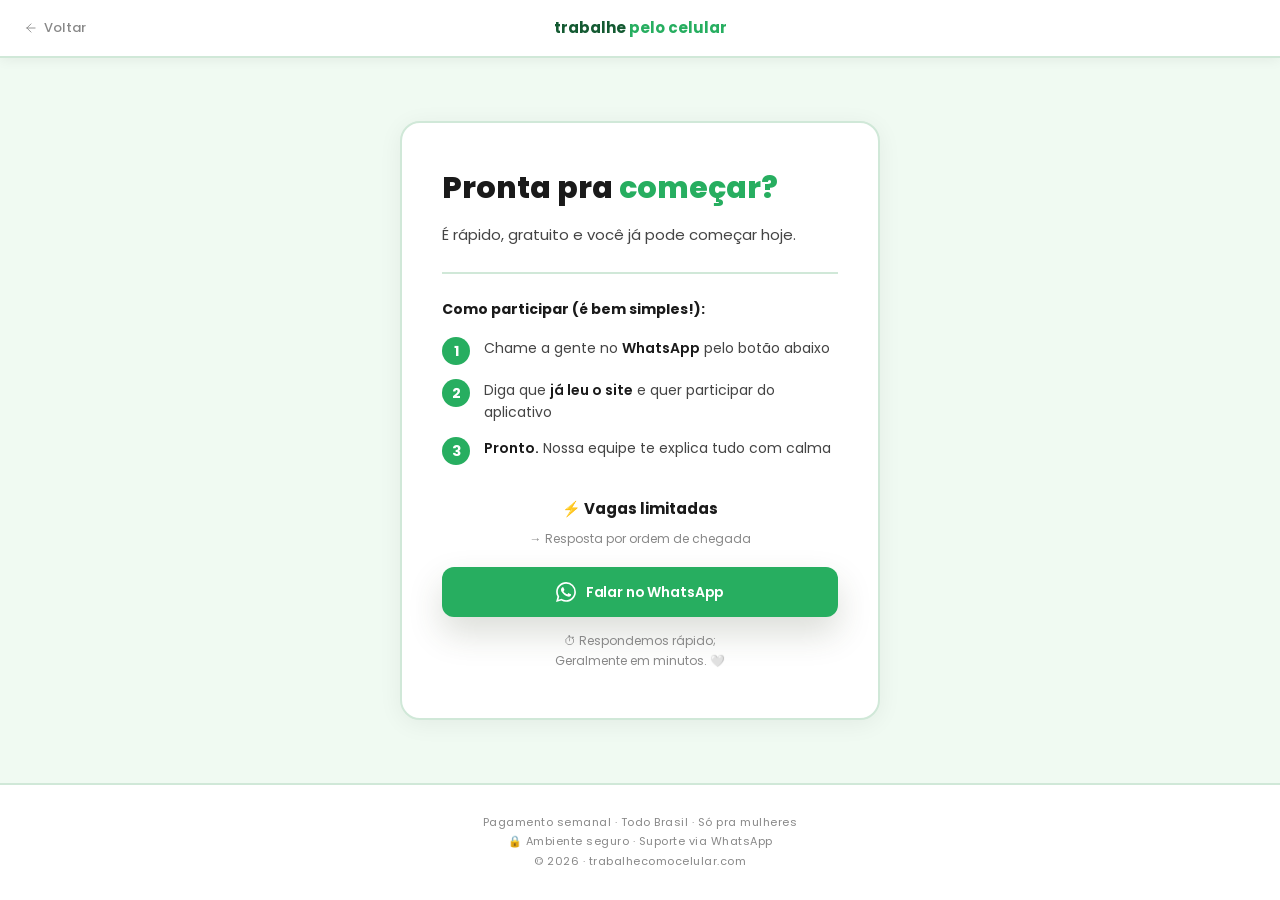
<file: inscricao.html>
<!doctype html>
<html lang="pt-BR">

<head>
  <script async src="https://www.googletagmanager.com/gtag/js?id=G-WEP2D02X35"></script>
  <script>
    window.dataLayer = window.dataLayer || [];
    function gtag() {
      dataLayer.push(arguments);
    }
    gtag("js", new Date());

    gtag("config", "G-WEP2D02X35");
  </script>
  <meta charset="UTF-8" />
  <meta name="viewport" content="width=device-width, initial-scale=1.0" />
  <title>Trabalhe pelo celular | Agência Zara</title>
  <meta name="description"
    content="Veja como funciona o trabalho pelo celular, requisitos e como se cadastrar na Agência Zara.">
  <meta name="robots" content="index, follow">
  <link rel="canonical" href="https://trabalhecomocelular.com/inscricao.html">
  <!-- Open Graph (preview WhatsApp/Facebook) -->
  <meta property="og:title" content="Trabalhe pelo celular | Agência Zara">
  <meta property="og:description" content="Veja como funciona o trabalho pelo celular e como começar.">
  <meta property="og:type" content="website">
  <meta property="og:url" content="https://trabalhecomocelular.com/inscricao.html">
  <meta property="og:image" content="https://trabalhecomocelular.com/hero.png">
  <title>Comece agora | trabalhe pelo celular</title>
  <link href="https://fonts.googleapis.com/css2?family=Poppins:wght@400;500;600;700;800&display=swap"
    rel="stylesheet" />
  <style>
    *,
    *::before,
    *::after {
      margin: 0;
      padding: 0;
      box-sizing: border-box;
    }

    :root {
      --green-bg: #f0faf2;
      --green-light: #d4f0dc;
      --green: #27ae60;
      --green-dark: #1e8449;
      --green-deep: #145a32;
      --white: #ffffff;
      --coal: #1a1a1a;
      --mid: #444444;
      --light: #888888;
      --border: #d0e8d8;
    }

    html {
      scroll-behavior: smooth;
    }

    body {
      background: var(--green-bg);
      color: var(--coal);
      font-family: "Poppins", sans-serif;
      font-weight: 400;
      line-height: 1.6;
      min-height: 100vh;
      display: flex;
      flex-direction: column;
    }

    /* HEADER */
    header {
      padding: 16px 32px;
      display: flex;
      align-items: center;
      justify-content: center;
      position: relative;
      border-bottom: 2px solid var(--border);
      background: var(--white);
      box-shadow: 0 2px 12px rgba(0, 0, 0, 0.06);
    }

    .back-btn {
      position: absolute;
      left: 24px;
      display: flex;
      align-items: center;
      gap: 6px;
      font-size: 13px;
      font-weight: 500;
      color: var(--light);
      text-decoration: none;
      transition: color 0.2s;
    }

    .back-btn:hover {
      color: var(--green);
    }

    /* MAIN */
    main {
      flex: 1;
      display: flex;
      align-items: center;
      justify-content: center;
      padding: 48px 24px;
    }

    .card {
      max-width: 480px;
      width: 100%;
      background: var(--white);
      border: 2px solid var(--border);
      border-radius: 20px;
      padding: 48px 40px;
      box-shadow: 0 4px 24px rgba(0, 0, 0, 0.06);
    }

    .card-tag {
      font-size: 11px;
      font-weight: 600;
      letter-spacing: 2px;
      text-transform: uppercase;
      color: var(--green);
      display: block;
      margin-bottom: 12px;
    }

    .card-title {
      font-family: "Poppins", sans-serif;
      font-size: 30px;
      font-weight: 800;
      line-height: 1.15;
      color: var(--coal);
      margin-bottom: 16px;
    }

    .card-title em {
      font-style: normal;
      color: var(--green);
    }

    .card-body {
      font-size: 15px;
      font-weight: 400;
      color: var(--mid);
      line-height: 1.8;
      margin-bottom: 0;
    }

    .divider {
      width: 100%;
      height: 2px;
      background: var(--border);
      margin: 24px 0;
    }

    .check-list {
      list-style: none;
      margin-bottom: 24px;
    }

    .check-list li {
      font-size: 14px;
      font-weight: 400;
      color: var(--mid);
      padding: 10px 0;
      border-bottom: 1px solid var(--border);
      display: flex;
      align-items: flex-start;
      gap: 10px;
      line-height: 1.5;
    }

    .check-list li:last-child {
      border-bottom: none;
    }

    .check-list li::before {
      content: "✓";
      color: var(--green);
      font-weight: 700;
      flex-shrink: 0;
    }

    .steps-label {
      font-family: "Poppins", sans-serif;
      font-size: 14px;
      font-weight: 700;
      letter-spacing: 0;
      text-transform: none;
      color: var(--coal);
      display: block;
      margin-bottom: 16px;
    }

    .steps {
      display: flex;
      flex-direction: column;
      gap: 14px;
      margin-bottom: 32px;
    }

    .step {
      display: flex;
      align-items: flex-start;
      gap: 14px;
    }

    .step-n {
      font-family: "Poppins", sans-serif;
      font-size: 14px;
      font-weight: 700;
      color: var(--white);
      background: var(--green);
      width: 28px;
      height: 28px;
      border-radius: 50%;
      display: flex;
      align-items: center;
      justify-content: center;
      flex-shrink: 0;
      line-height: 1;
    }

    .step-text {
      font-size: 14px;
      font-weight: 400;
      color: var(--mid);
      line-height: 1.6;
    }

    .step-text strong {
      font-weight: 600;
      color: var(--coal);
    }

    @keyframes pulse {
      0% {
        box-shadow:
          0 4px 16px rgba(39, 174, 96, 0.3),
          0 0 0 0 rgba(39, 174, 96, 0.4);
      }

      70% {
        box-shadow:
          0 4px 16px rgba(39, 174, 96, 0.3),
          0 0 0 10px rgba(39, 174, 96, 0);
      }

      100% {
        box-shadow:
          0 4px 16px rgba(39, 174, 96, 0.3),
          0 0 0 0 rgba(39, 174, 96, 0);
      }
    }

    .wa-btn {
      display: flex;
      align-items: center;
      justify-content: center;
      gap: 10px;
      width: 100%;
      background: var(--green);
      color: #fff;
      font-family: "Poppins", sans-serif;
      font-size: 14px;
      font-weight: 600;
      padding: 14px 24px;
      border-radius: 50px;
      text-decoration: none;
      transition: all 0.2s;
      box-shadow: 0 4px 16px rgba(39, 174, 96, 0.3);
      animation: pulse 2s infinite;
    }

    .wa-btn:hover {
      background: var(--green-dark);
      transform: translateY(-1px);
      box-shadow: 0 6px 20px rgba(39, 174, 96, 0.4);
      animation: none;
    }

    .wa-btn svg {
      flex-shrink: 0;
    }

    .note {
      font-size: 12px;
      font-weight: 400;
      color: var(--light);
      text-align: center;
      margin-top: 14px;
    }

    /* FOOTER */
    footer {
      background: var(--white);
      padding: 28px 24px;
      text-align: center;
      border-top: 2px solid var(--border);
    }

    footer p {
      font-family: "Poppins", -apple-system, BlinkMacSystemFont, sans-serif;
      font-size: 11px;
      color: var(--light);
      letter-spacing: 0.5px;
      line-height: 1.8;
    }

    .footer-brand {
      font-weight: 600;
      color: var(--coal);
      margin-bottom: 4px;
    }

    /* RESPONSIVE */
    @media (max-width: 640px) {
      header {
        padding: 14px 20px;
      }

      main {
        padding: 32px 16px;
      }

      .wa-btn {
        font-size: 13px;
        padding: 14px 20px;
      }

      footer {
        padding: 16px 16px;
      }
    }

    /* ANIMATIONS */
    @keyframes cardFadeIn {
      to {
        opacity: 1;
        transform: translateY(0);
      }
    }

    .card {
      opacity: 0;
      transform: translateY(20px);
      animation: cardFadeIn 0.7s ease forwards 0.15s;
    }

    .fade-up {
      opacity: 0;
      transform: translateY(20px);
      transition: opacity 0.6s ease, transform 0.6s ease;
    }

    .fade-up.visible {
      opacity: 1;
      transform: translateY(0);
    }

    /* CTA consistency pass: align action buttons with the main site. */
    .wa-btn {
      min-height: 48px;
      border-radius: 12px !important;
      font-size: 14px;
      font-weight: 600;
      letter-spacing: -0.01em;
      box-shadow: 0 16px 34px rgba(58, 69, 40, 0.18);
      transition:
        background-color 0.28s ease,
        box-shadow 0.28s ease,
        color 0.28s ease,
        transform 0.28s ease;
      animation: none;
    }

    .wa-btn:hover {
      transform: translateY(-2px);
      box-shadow: 0 18px 40px rgba(58, 69, 40, 0.2);
    }

    .wa-btn:active {
      transform: translateY(0) scale(0.98);
    }
  </style>
</head>

<body>
  <header>
    <a href="index.html" class="back-btn">
      <svg width="14" height="14" viewBox="0 0 24 24" fill="none">
        <path d="M19 12H5M5 12l7 7M5 12l7-7" stroke="currentColor" stroke-width="1.5" stroke-linecap="round"
          stroke-linejoin="round" />
      </svg>
      Voltar
    </a>
    <span style="
          font-family: &quot;Poppins&quot;, sans-serif;
          font-size: 15px;
          font-weight: 700;
          color: var(--green-deep);
        ">trabalhe <span style="color: var(--green)">pelo celular</span></span>
  </header>

  <main>
    <div class="card">
      <h1 class="card-title">Pronta pra <em>começar?</em></h1>
      <p class="card-body">É rápido, gratuito e você já pode começar hoje.</p>

      <div class="divider"></div>

      <span class="steps-label">Como participar (é bem simples!):</span>
      <div class="steps">
        <div class="step">
          <span class="step-n">1</span>
          <span class="step-text">Chame a gente no <strong>WhatsApp</strong> pelo botão
            abaixo</span>
        </div>
        <div class="step">
          <span class="step-n">2</span>
          <span class="step-text">Diga que <strong>já leu o site</strong> e quer participar do
            aplicativo</span>
        </div>
        <div class="step">
          <span class="step-n">3</span>
          <span class="step-text"><strong>Pronto.</strong> Nossa equipe te explica tudo com
            calma</span>
        </div>
      </div>

      <p style="text-align: center; margin-bottom: 16px">
        <span style="
              font-size: 15px;
              font-weight: 700;
              color: var(--coal);
              display: block;
              margin-bottom: 4px;
            ">⚡ Vagas limitadas</span>
        <span style="font-size: 12px; font-weight: 400; color: var(--light)">→ Resposta por ordem de chegada</span>
      </p>

      <a href="https://wa.me/5521972804151" target="_blank" class="wa-btn" id="wa-link">
        <svg width="20" height="20" viewBox="0 0 24 24" fill="currentColor">
          <path
            d="M17.472 14.382c-.297-.149-1.758-.867-2.03-.967-.273-.099-.471-.148-.67.15-.197.297-.767.966-.94 1.164-.173.199-.347.223-.644.075-.297-.15-1.255-.463-2.39-1.475-.883-.788-1.48-1.761-1.653-2.059-.173-.297-.018-.458.13-.606.134-.133.298-.347.446-.52.149-.174.198-.298.298-.497.099-.198.05-.371-.025-.52-.075-.149-.669-1.612-.916-2.207-.242-.579-.487-.5-.669-.51-.173-.008-.371-.01-.57-.01-.198 0-.52.074-.792.372-.272.297-1.04 1.016-1.04 2.479 0 1.462 1.065 2.875 1.213 3.074.149.198 2.096 3.2 5.077 4.487.709.306 1.262.489 1.694.625.712.227 1.36.195 1.871.118.571-.085 1.758-.719 2.006-1.413.248-.694.248-1.289.173-1.413-.074-.124-.272-.198-.57-.347m-5.421 7.403h-.004a9.87 9.87 0 01-5.031-1.378l-.361-.214-3.741.982.998-3.648-.235-.374a9.86 9.86 0 01-1.51-5.26c.001-5.45 4.436-9.884 9.888-9.884 2.64 0 5.122 1.03 6.988 2.898a9.825 9.825 0 012.893 6.994c-.003 5.45-4.437 9.884-9.885 9.884m8.413-18.297A11.815 11.815 0 0012.05 0C5.495 0 .16 5.335.157 11.892c0 2.096.547 4.142 1.588 5.945L.057 24l6.305-1.654a11.882 11.882 0 005.683 1.448h.005c6.554 0 11.89-5.335 11.893-11.893a11.821 11.821 0 00-3.48-8.413z" />
        </svg>
        Falar no WhatsApp
      </a>
      <p class="note">⏱ Respondemos rápido;<br />Geralmente em minutos. 🤍</p>
    </div>
  </main>

  <footer>
    <p>Pagamento semanal · Todo Brasil · Só pra mulheres</p>
    <p>🔒 Ambiente seguro · Suporte via WhatsApp</p>
    <p>© 2026 · trabalhecomocelular.com</p>
  </footer>

  <script>
    // Mapa de referências para números de WhatsApp
    const waNumbers = {
      a1: "5521972804151", // número padrão
      b1: "554199017052", // substitua pelo número 2
      c1: "5522992269197", // substitua pelo número 3
    };

    const ref =
      sessionStorage.getItem("ref") ||
      new URLSearchParams(window.location.search).get("ref");
    const number = waNumbers[ref] || waNumbers.a1;
    document.getElementById("wa-link").href =
      "https://wa.me/" + number + "?text=Li";

    // Scroll reveal
    const observer = new IntersectionObserver(
      (entries) => {
        entries.forEach((e) => {
          if (e.isIntersecting) {
            e.target.classList.add("visible");
            observer.unobserve(e.target);
          }
        });
      },
      { threshold: 0.08 },
    );
    document
      .querySelectorAll(".fade-up")
      .forEach((el) => observer.observe(el));
  </script>

  <script type="application/ld+json">
  {
    "@context": "https://schema.org",
    "@type": "Organization",
    "name": "Agência Zara",
    "url": "https://trabalhecomocelular.com/"
  }
  </script>
</body>

</html>
</file>
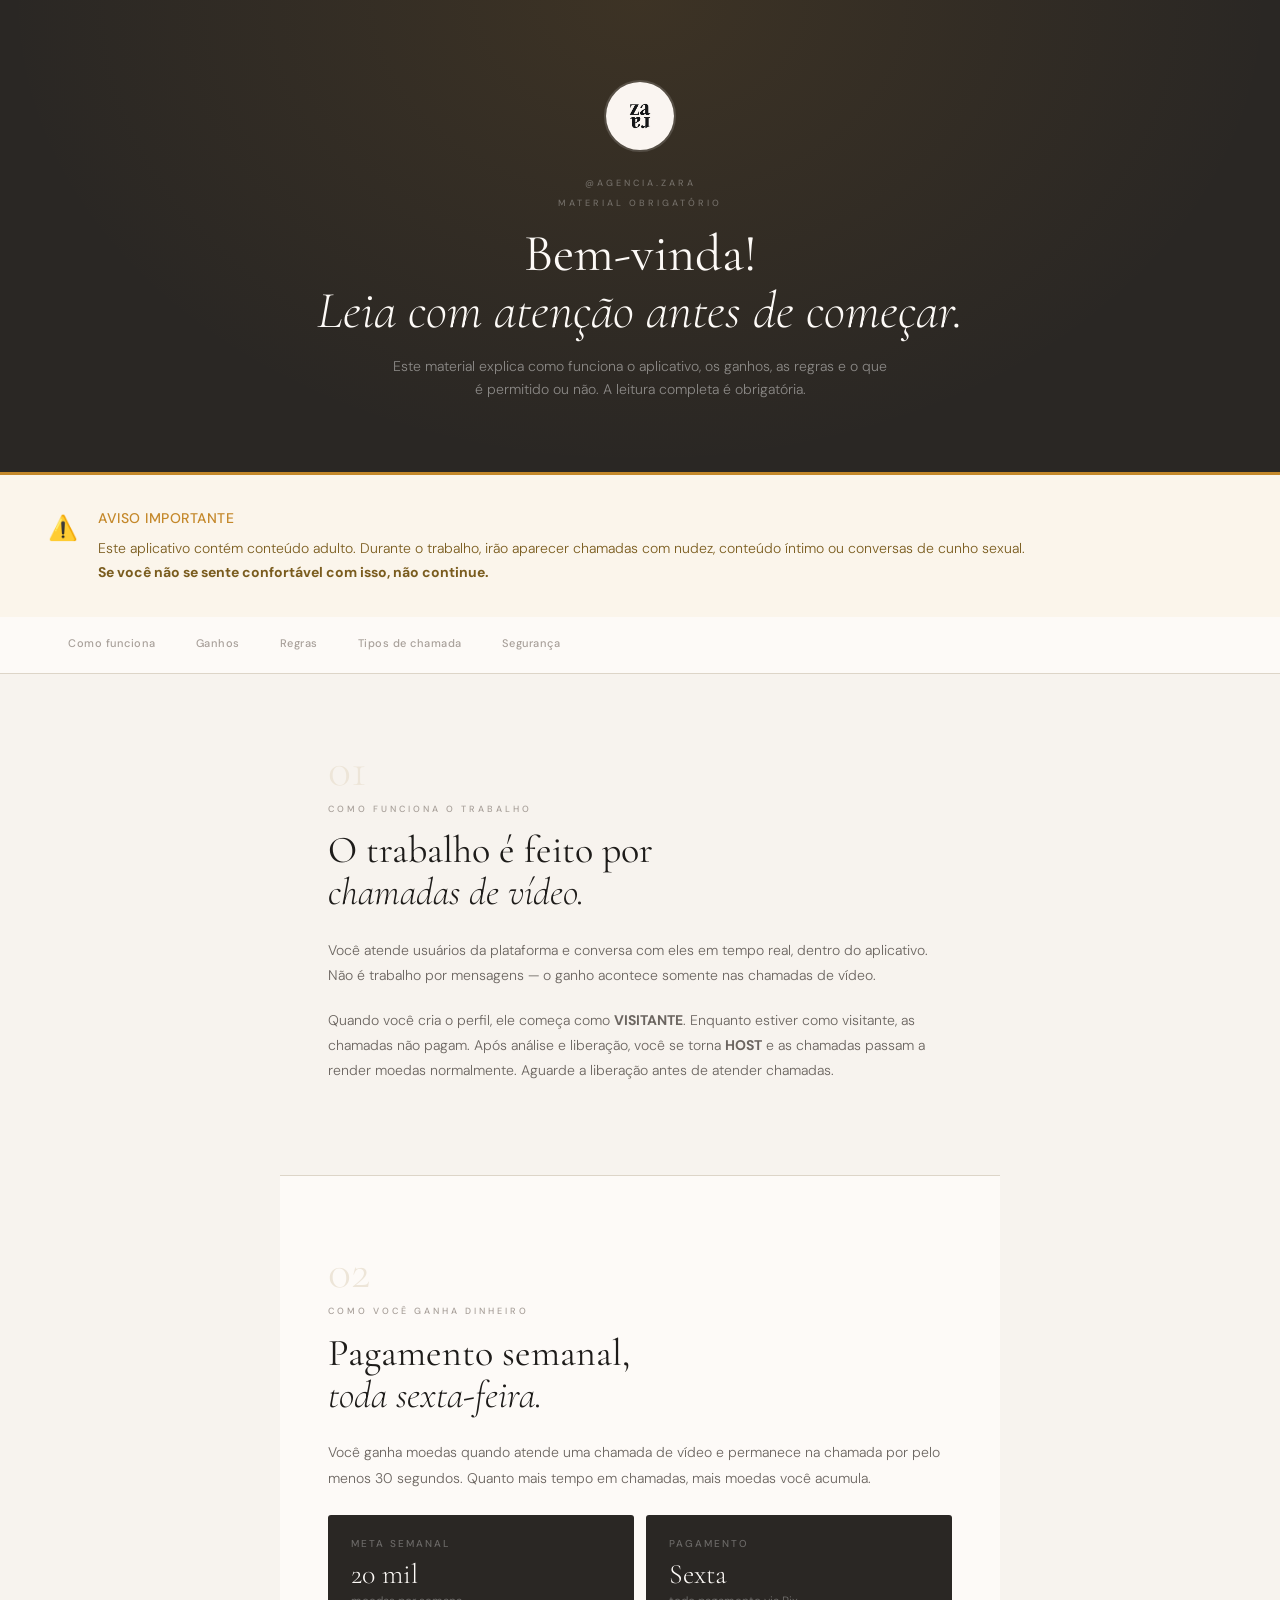
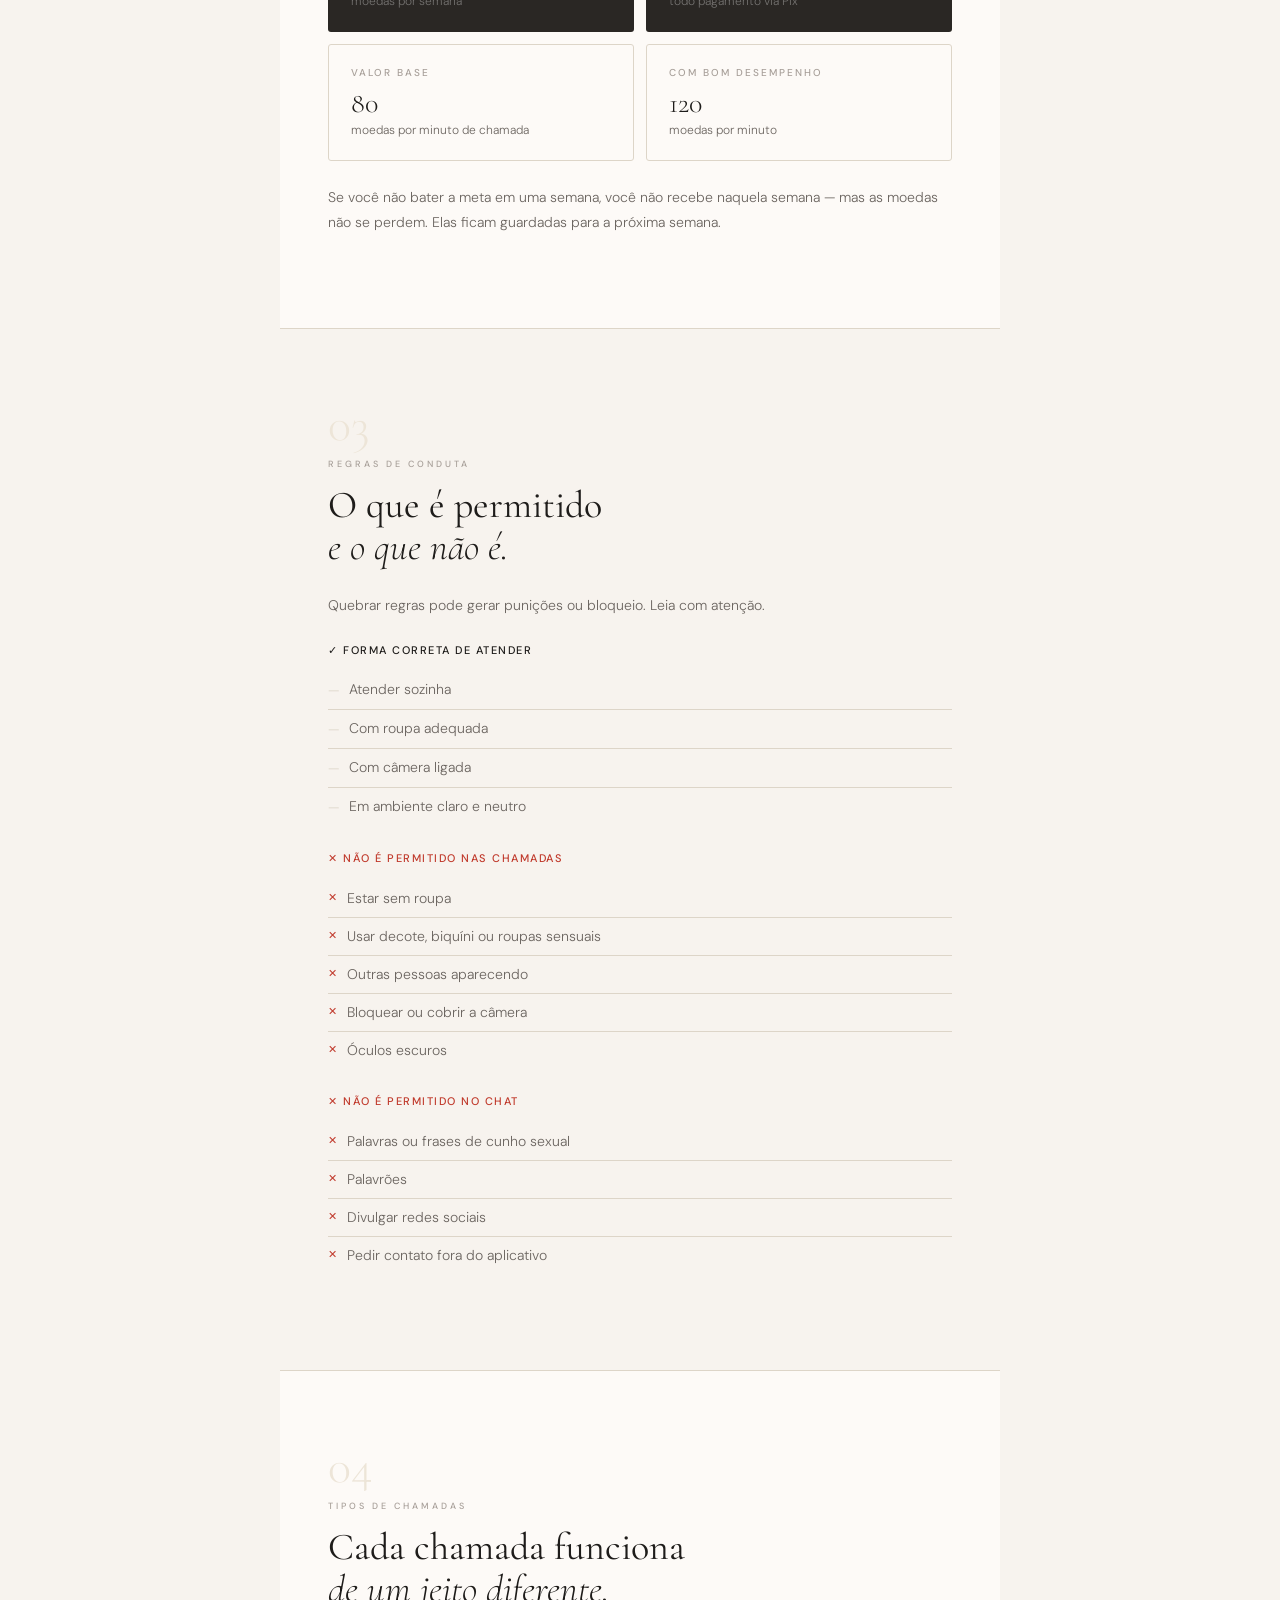
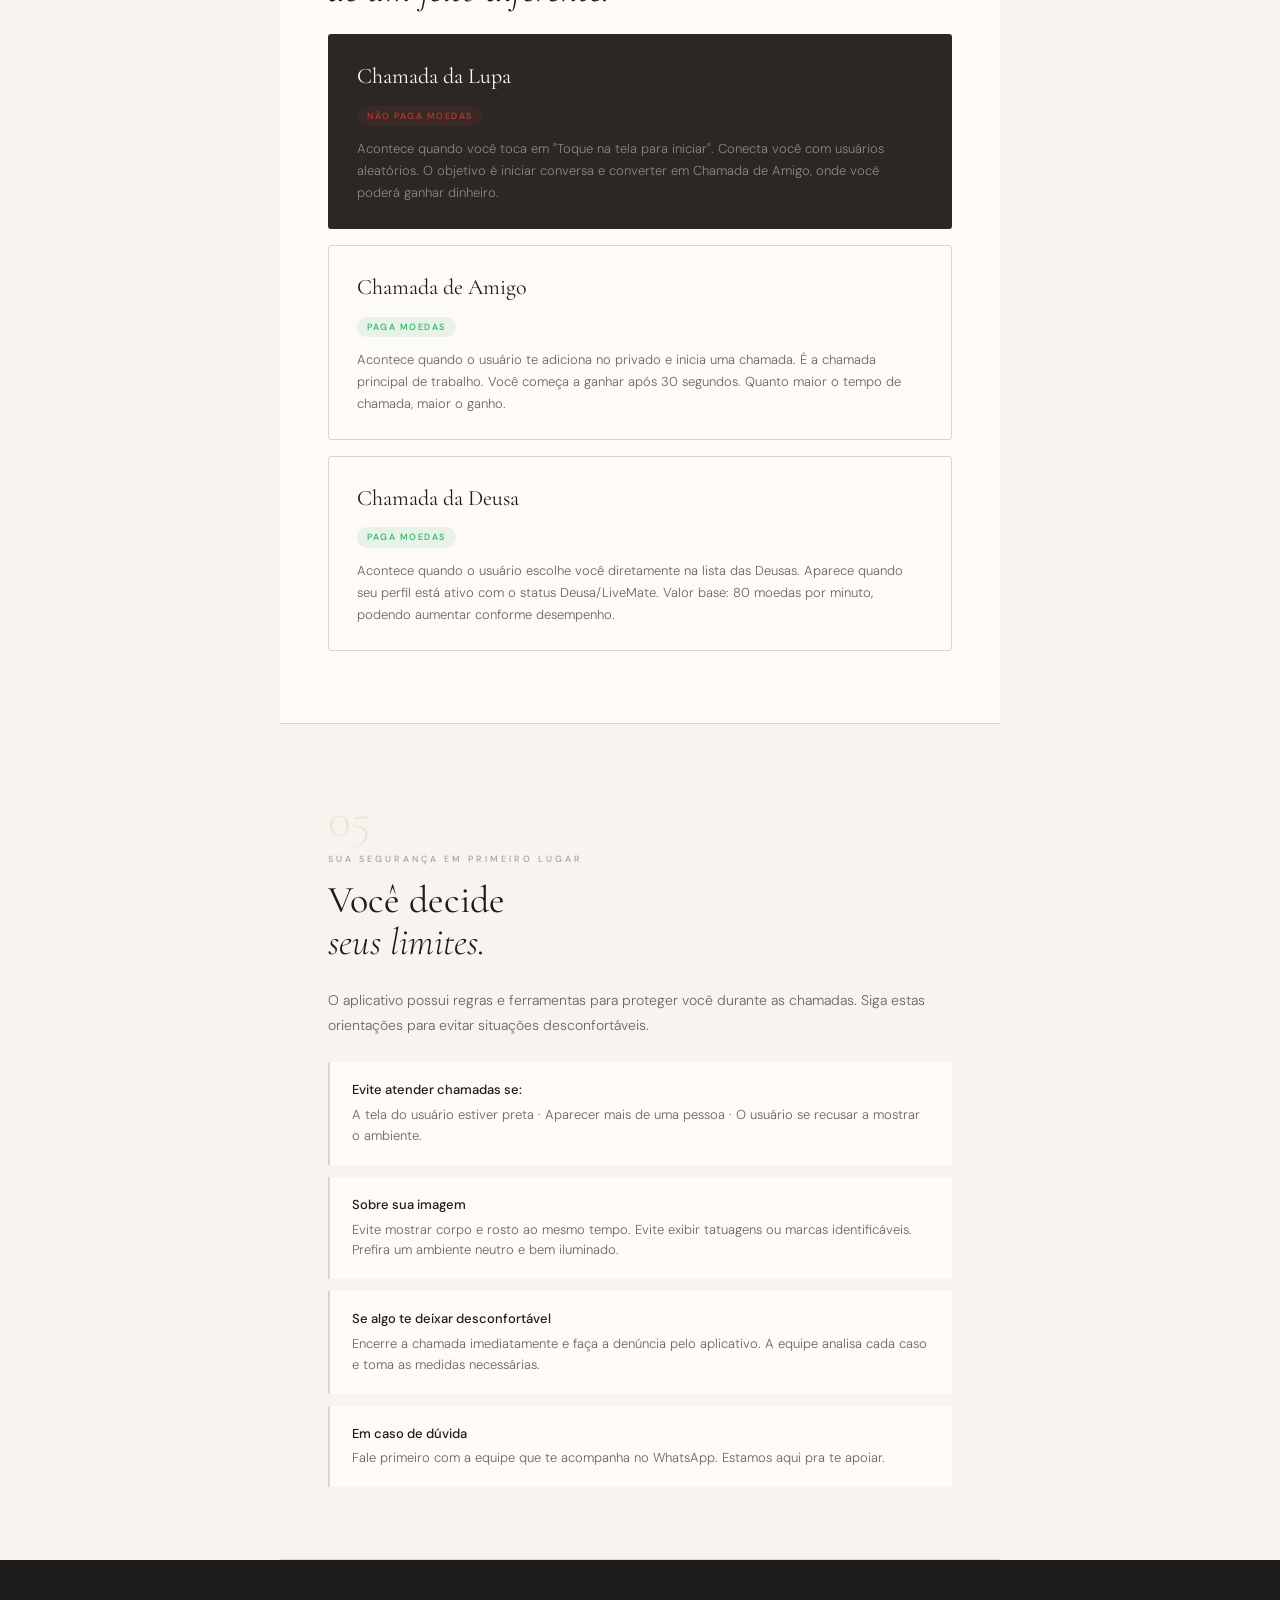
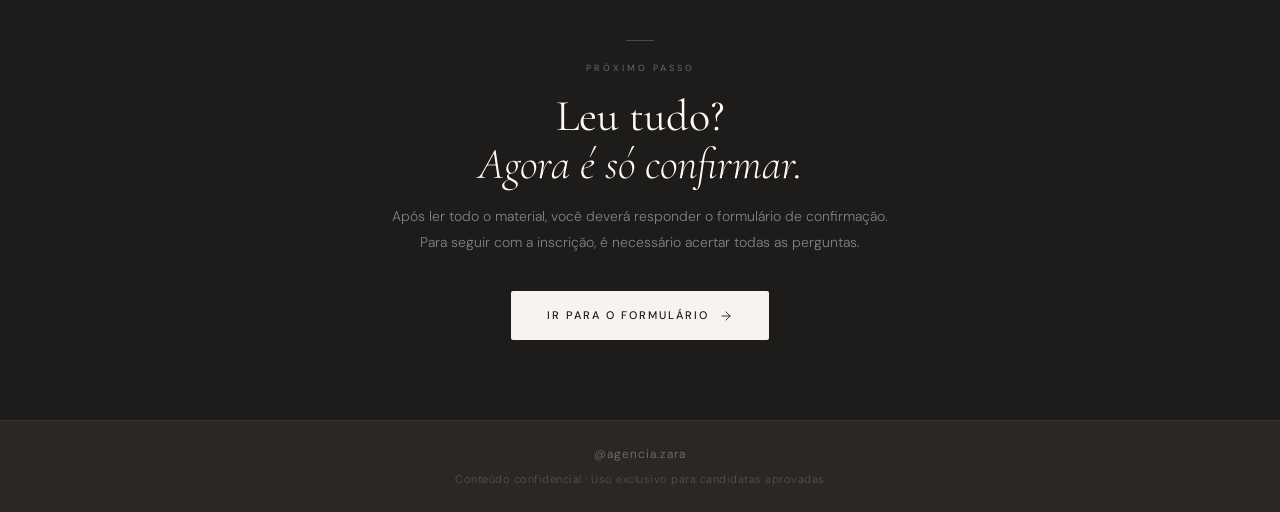
<file: onboarding (1).html>
<!DOCTYPE html>
<html lang="pt-BR">
<head>
<meta charset="UTF-8">
<meta name="viewport" content="width=device-width, initial-scale=1.0">
<title>Bem-vinda — Leia antes de começar</title>
<link href="https://fonts.googleapis.com/css2?family=Cormorant+Garamond:ital,wght@0,300;0,400;0,500;1,300;1,400&family=DM+Sans:wght@300;400;500&display=swap" rel="stylesheet">
<style>
*, *::before, *::after { margin:0; padding:0; box-sizing:border-box; }
:root {
  --cream:#F7F3EE; --cream-d:#EDE5D8; --white:#FDFAF7;
  --coal:#1E1C1A; --dark:#2A2724; --mid:#6B6560;
  --light:#A8A09A; --border:#DDD5C8;
  --warning:#C4882A; --warning-bg:#FBF5EB;
}
html { scroll-behavior:smooth; }
body {
  background:var(--cream); color:var(--coal);
  font-family:"DM Sans",sans-serif; font-weight:300;
  line-height:1.6; overflow-x:hidden;
}
.serif { font-family:"Cormorant Garamond",serif; }

/* ── HERO ── */
.hero {
  background:var(--dark);
  padding:80px 48px 72px;
  text-align:center;
  position:relative; overflow:hidden;
}
.hero::before {
  content:""; position:absolute; inset:0;
  background:radial-gradient(ellipse at 50% 0%, rgba(196,136,42,0.12), transparent 70%);
}
.hero-avatar {
  width:72px; height:72px; border-radius:50%; overflow:hidden;
  border:2px solid rgba(255,255,255,0.15);
  margin:0 auto 24px; position:relative; z-index:1;
}
.hero-avatar img { width:100%; height:100%; object-fit:cover; }
.hero-tag {
  font-size:9px; font-weight:500; letter-spacing:3px; text-transform:uppercase;
  color:rgba(255,255,255,0.3); display:block; margin-bottom:14px;
  position:relative; z-index:1;
}
.hero-title {
  font-family:"Cormorant Garamond",serif;
  font-size:clamp(36px,5vw,52px); font-weight:400;
  color:var(--white); line-height:1.1; margin-bottom:16px;
  position:relative; z-index:1;
}
.hero-title em { font-style:italic; font-weight:300; }
.hero-sub {
  font-size:14px; font-weight:300; color:rgba(255,255,255,0.45);
  max-width:500px; margin:0 auto;
  position:relative; z-index:1;
}

/* ── WARNING BANNER ── */
.warning {
  background:var(--warning-bg);
  border-top:3px solid var(--warning);
  padding:32px 48px;
  display:flex; align-items:flex-start; gap:20px;
}
.warning-icon {
  font-size:24px; flex-shrink:0; margin-top:2px;
}
.warning-title {
  font-family:"DM Sans",sans-serif;
  font-size:14px; font-weight:500; color:var(--warning);
  letter-spacing:0.5px; margin-bottom:8px;
}
.warning-text {
  font-size:14px; font-weight:300; color:#7A5C1E; line-height:1.7;
}

/* ── PROGRESS NAV ── */
.progress-nav {
  background:var(--white);
  border-bottom:1px solid var(--border);
  padding:0 48px;
  display:flex; gap:0; overflow-x:auto;
  position:sticky; top:0; z-index:50;
}
.nav-item {
  font-size:11px; font-weight:500; letter-spacing:0.5px;
  color:var(--light); padding:18px 20px;
  border-bottom:2px solid transparent;
  white-space:nowrap; cursor:pointer;
  transition:all 0.2s; text-decoration:none;
  display:block;
}
.nav-item:hover { color:var(--coal); }
.nav-item.active { color:var(--coal); border-bottom-color:var(--coal); }

/* ── SECTIONS ── */
.section {
  max-width:720px; margin:0 auto;
  padding:72px 48px;
  border-bottom:1px solid var(--border);
}
.section:last-child { border-bottom:none; }

.section-num {
  font-family:"Cormorant Garamond",serif;
  font-size:48px; font-weight:300; color:var(--cream-d);
  line-height:1; display:block; margin-bottom:8px;
}
.section-tag {
  font-size:9px; font-weight:500; letter-spacing:3px;
  text-transform:uppercase; color:var(--light);
  display:block; margin-bottom:14px;
}
.section-title {
  font-family:"Cormorant Garamond",serif;
  font-size:clamp(28px,4vw,38px); font-weight:400;
  color:var(--coal); line-height:1.1; margin-bottom:24px;
}
.section-title em { font-style:italic; font-weight:300; }
.section-body {
  font-size:14px; font-weight:300; color:var(--mid);
  line-height:1.8; margin-bottom:20px;
}

/* ── INFO CARDS ── */
.cards {
  display:grid; grid-template-columns:1fr 1fr; gap:12px;
  margin-top:24px;
}
.card {
  padding:20px 22px;
  border:1px solid var(--border); border-radius:3px;
  background:var(--white);
}
.card-dark {
  background:var(--dark); border-color:transparent;
}
.card-label {
  font-size:10px; font-weight:500; letter-spacing:2px;
  text-transform:uppercase; color:var(--light);
  display:block; margin-bottom:8px;
}
.card-label-dark { color:rgba(255,255,255,0.3); }
.card-value {
  font-family:"Cormorant Garamond",serif;
  font-size:28px; font-weight:300; color:var(--coal);
  line-height:1; display:block;
}
.card-value-dark { color:var(--white); }
.card-sub {
  font-size:12px; font-weight:300; color:var(--mid);
  margin-top:4px; display:block;
}
.card-sub-dark { color:rgba(255,255,255,0.35); }

/* ── RULES ── */
.rules { margin-top:24px; }
.rule-group { margin-bottom:24px; }
.rule-title {
  font-size:11px; font-weight:500; letter-spacing:1.5px;
  text-transform:uppercase; color:var(--coal);
  margin-bottom:12px; display:block;
}
.rule-list { list-style:none; }
.rule-list li {
  font-size:14px; font-weight:300; color:var(--mid);
  padding:8px 0; border-bottom:1px solid var(--border);
  display:flex; align-items:flex-start; gap:10px; line-height:1.5;
}
.rule-list li:last-child { border-bottom:none; }
.rule-list li::before {
  content:"—"; color:var(--border); flex-shrink:0; margin-top:1px;
}
.rule-list.no-list li::before {
  content:"✕"; color:#C0392B; font-size:11px;
}

/* ── CALL TYPES ── */
.call-cards { display:flex; flex-direction:column; gap:16px; margin-top:24px; }
.call-card {
  padding:24px 28px;
  border:1px solid var(--border); border-radius:3px;
  background:var(--white);
}
.call-card-dark {
  background:var(--dark); border-color:transparent;
}
.call-name {
  font-family:"Cormorant Garamond",serif;
  font-size:22px; font-weight:400; color:var(--coal);
  margin-bottom:6px;
}
.call-name-dark { color:var(--white); }
.call-badge {
  display:inline-block; font-size:9px; font-weight:500;
  letter-spacing:1.5px; text-transform:uppercase;
  padding:3px 10px; border-radius:20px; margin-bottom:12px;
}
.badge-sim { background:rgba(39,174,96,0.1); color:#27AE60; }
.badge-nao { background:rgba(192,57,43,0.1); color:#C0392B; }
.call-desc {
  font-size:13px; font-weight:300; color:var(--mid); line-height:1.7;
}
.call-desc-dark { color:rgba(255,255,255,0.45); }

/* ── SAFETY TIPS ── */
.tips { margin-top:24px; display:flex; flex-direction:column; gap:12px; }
.tip {
  padding:18px 22px;
  border-left:2px solid var(--border);
  background:var(--white);
}
.tip-title { font-size:13px; font-weight:500; color:var(--coal); margin-bottom:4px; }
.tip-text { font-size:13px; font-weight:300; color:var(--mid); line-height:1.6; }

/* ── FINAL CTA ── */
.final {
  background:var(--coal);
  padding:80px 48px; text-align:center;
}
.final-inner { max-width:520px; margin:0 auto; }
.final-deco { width:28px; height:1px; background:rgba(255,255,255,0.2); margin:0 auto 20px; }
.final-tag {
  font-size:9px; font-weight:500; letter-spacing:3px;
  text-transform:uppercase; color:rgba(255,255,255,0.3);
  display:block; margin-bottom:16px;
}
.final-title {
  font-family:"Cormorant Garamond",serif;
  font-size:clamp(32px,4vw,44px); font-weight:400;
  color:var(--white); line-height:1.1; margin-bottom:16px;
}
.final-title em { font-style:italic; font-weight:300; }
.final-text {
  font-size:14px; font-weight:300;
  color:rgba(255,255,255,0.45); line-height:1.8; margin-bottom:36px;
}
.final-btn {
  display:inline-flex; align-items:center; gap:10px;
  font-family:"DM Sans",sans-serif;
  font-size:11px; font-weight:500; letter-spacing:2px; text-transform:uppercase;
  color:var(--coal); background:var(--cream);
  padding:16px 36px; border-radius:2px; text-decoration:none;
  border:none; cursor:pointer; transition:all 0.2s;
}
.final-btn:hover { background:var(--white); }

/* FOOTER */
footer {
  background:var(--dark); padding:24px 48px;
  text-align:center; border-top:1px solid rgba(255,255,255,0.06);
}
footer p { font-size:11px; color:rgba(255,255,255,0.2); letter-spacing:0.5px; }

/* ANIMATIONS */
.fade-up {
  opacity:0; transform:translateY(20px);
  transition:opacity 0.6s ease, transform 0.6s ease;
}
.fade-up.visible { opacity:1; transform:translateY(0); }

@media (max-width:640px) {
  .warning { padding:24px; flex-direction:column; }
  .progress-nav { padding:0 24px; }
  .section { padding:56px 24px; }
  .cards { grid-template-columns:1fr; }
  .final { padding:64px 24px; }
  footer { padding:20px 24px; }
}
</style>
</head>
<body>

<!-- HERO -->
<div class="hero">
  <div class="hero-avatar"><img src="[data-uri]" alt="Agência Zara"></div>
  <span class="hero-tag" style="margin-bottom:6px;">@agencia.zara</span>
  <span class="hero-tag">material obrigatório</span>
  <h1 class="hero-title">Bem-vinda!<br><em>Leia com atenção antes de começar.</em></h1>
  <p class="hero-sub">Este material explica como funciona o aplicativo, os ganhos, as regras e o que é permitido ou não. A leitura completa é obrigatória.</p>
</div>

<!-- WARNING -->
<div class="warning">
  <div class="warning-icon">⚠️</div>
  <div>
    <div class="warning-title">AVISO IMPORTANTE</div>
    <p class="warning-text">Este aplicativo contém conteúdo adulto. Durante o trabalho, irão aparecer chamadas com nudez, conteúdo íntimo ou conversas de cunho sexual.<br><strong>Se você não se sente confortável com isso, não continue.</strong></p>
  </div>
</div>

<!-- NAV -->
<nav class="progress-nav">
  <a href="#como-funciona" class="nav-item">Como funciona</a>
  <a href="#ganhos" class="nav-item">Ganhos</a>
  <a href="#regras" class="nav-item">Regras</a>
  <a href="#chamadas" class="nav-item">Tipos de chamada</a>
  <a href="#seguranca" class="nav-item">Segurança</a>
</nav>

<!-- COMO FUNCIONA -->
<div class="section fade-up" id="como-funciona">
  <span class="section-num">01</span>
  <span class="section-tag">como funciona o trabalho</span>
  <h2 class="section-title">O trabalho é feito por<br><em>chamadas de vídeo.</em></h2>
  <p class="section-body">Você atende usuários da plataforma e conversa com eles em tempo real, dentro do aplicativo. Não é trabalho por mensagens — o ganho acontece somente nas chamadas de vídeo.</p>
  <p class="section-body">Quando você cria o perfil, ele começa como <strong>VISITANTE</strong>. Enquanto estiver como visitante, as chamadas não pagam. Após análise e liberação, você se torna <strong>HOST</strong> e as chamadas passam a render moedas normalmente. Aguarde a liberação antes de atender chamadas.</p>
</div>

<!-- GANHOS -->
<div class="section fade-up" id="ganhos" style="background:var(--white);">
  <span class="section-num">02</span>
  <span class="section-tag">como você ganha dinheiro</span>
  <h2 class="section-title">Pagamento semanal,<br><em>toda sexta-feira.</em></h2>
  <p class="section-body">Você ganha moedas quando atende uma chamada de vídeo e permanece na chamada por pelo menos 30 segundos. Quanto mais tempo em chamadas, mais moedas você acumula.</p>
  <div class="cards">
    <div class="card card-dark">
      <span class="card-label card-label-dark">meta semanal</span>
      <span class="card-value card-value-dark">20 mil</span>
      <span class="card-sub card-sub-dark">moedas por semana</span>
    </div>
    <div class="card card-dark">
      <span class="card-label card-label-dark">pagamento</span>
      <span class="card-value card-value-dark">Sexta</span>
      <span class="card-sub card-sub-dark">todo pagamento via Pix</span>
    </div>
    <div class="card">
      <span class="card-label">valor base</span>
      <span class="card-value">80</span>
      <span class="card-sub">moedas por minuto de chamada</span>
    </div>
    <div class="card">
      <span class="card-label">com bom desempenho</span>
      <span class="card-value">120</span>
      <span class="card-sub">moedas por minuto</span>
    </div>
  </div>
  <p class="section-body" style="margin-top:24px;">Se você não bater a meta em uma semana, você não recebe naquela semana — mas as moedas não se perdem. Elas ficam guardadas para a próxima semana.</p>
</div>

<!-- REGRAS -->
<div class="section fade-up" id="regras">
  <span class="section-num">03</span>
  <span class="section-tag">regras de conduta</span>
  <h2 class="section-title">O que é permitido<br><em>e o que não é.</em></h2>
  <p class="section-body">Quebrar regras pode gerar punições ou bloqueio. Leia com atenção.</p>
  <div class="rules">
    <div class="rule-group">
      <span class="rule-title">✓ Forma correta de atender</span>
      <ul class="rule-list">
        <li>Atender sozinha</li>
        <li>Com roupa adequada</li>
        <li>Com câmera ligada</li>
        <li>Em ambiente claro e neutro</li>
      </ul>
    </div>
    <div class="rule-group">
      <span class="rule-title" style="color:#C0392B;">✕ Não é permitido nas chamadas</span>
      <ul class="rule-list no-list">
        <li>Estar sem roupa</li>
        <li>Usar decote, biquíni ou roupas sensuais</li>
        <li>Outras pessoas aparecendo</li>
        <li>Bloquear ou cobrir a câmera</li>
        <li>Óculos escuros</li>
      </ul>
    </div>
    <div class="rule-group">
      <span class="rule-title" style="color:#C0392B;">✕ Não é permitido no chat</span>
      <ul class="rule-list no-list">
        <li>Palavras ou frases de cunho sexual</li>
        <li>Palavrões</li>
        <li>Divulgar redes sociais</li>
        <li>Pedir contato fora do aplicativo</li>
      </ul>
    </div>
  </div>
</div>

<!-- TIPOS DE CHAMADA -->
<div class="section fade-up" id="chamadas" style="background:var(--white);">
  <span class="section-num">04</span>
  <span class="section-tag">tipos de chamadas</span>
  <h2 class="section-title">Cada chamada funciona<br><em>de um jeito diferente.</em></h2>
  <div class="call-cards">
    <div class="call-card call-card-dark">
      <div class="call-name call-name-dark">Chamada da Lupa</div>
      <span class="call-badge badge-nao">não paga moedas</span>
      <p class="call-desc call-desc-dark">Acontece quando você toca em "Toque na tela para iniciar". Conecta você com usuários aleatórios. O objetivo é iniciar conversa e converter em Chamada de Amigo, onde você poderá ganhar dinheiro.</p>
    </div>
    <div class="call-card">
      <div class="call-name">Chamada de Amigo</div>
      <span class="call-badge badge-sim">paga moedas</span>
      <p class="call-desc">Acontece quando o usuário te adiciona no privado e inicia uma chamada. É a chamada principal de trabalho. Você começa a ganhar após 30 segundos. Quanto maior o tempo de chamada, maior o ganho.</p>
    </div>
    <div class="call-card">
      <div class="call-name">Chamada da Deusa</div>
      <span class="call-badge badge-sim">paga moedas</span>
      <p class="call-desc">Acontece quando o usuário escolhe você diretamente na lista das Deusas. Aparece quando seu perfil está ativo com o status Deusa/LiveMate. Valor base: 80 moedas por minuto, podendo aumentar conforme desempenho.</p>
    </div>
  </div>
</div>

<!-- SEGURANÇA -->
<div class="section fade-up" id="seguranca">
  <span class="section-num">05</span>
  <span class="section-tag">sua segurança em primeiro lugar</span>
  <h2 class="section-title">Você decide<br><em>seus limites.</em></h2>
  <p class="section-body">O aplicativo possui regras e ferramentas para proteger você durante as chamadas. Siga estas orientações para evitar situações desconfortáveis.</p>
  <div class="tips">
    <div class="tip">
      <div class="tip-title">Evite atender chamadas se:</div>
      <p class="tip-text">A tela do usuário estiver preta · Aparecer mais de uma pessoa · O usuário se recusar a mostrar o ambiente.</p>
    </div>
    <div class="tip">
      <div class="tip-title">Sobre sua imagem</div>
      <p class="tip-text">Evite mostrar corpo e rosto ao mesmo tempo. Evite exibir tatuagens ou marcas identificáveis. Prefira um ambiente neutro e bem iluminado.</p>
    </div>
    <div class="tip">
      <div class="tip-title">Se algo te deixar desconfortável</div>
      <p class="tip-text">Encerre a chamada imediatamente e faça a denúncia pelo aplicativo. A equipe analisa cada caso e toma as medidas necessárias.</p>
    </div>
    <div class="tip">
      <div class="tip-title">Em caso de dúvida</div>
      <p class="tip-text">Fale primeiro com a equipe que te acompanha no WhatsApp. Estamos aqui pra te apoiar.</p>
    </div>
  </div>
</div>

<!-- FINAL CTA -->
<div class="final">
  <div class="final-inner fade-up">
    <div class="final-deco"></div>
    <span class="final-tag">próximo passo</span>
    <h2 class="final-title">Leu tudo?<br><em>Agora é só confirmar.</em></h2>
    <p class="final-text">Após ler todo o material, você deverá responder o formulário de confirmação. Para seguir com a inscrição, é necessário acertar todas as perguntas.</p>
    <a href="https://forms.gle/Bs3mg8Jtg3cVQCFs5" target="_blank" class="final-btn">
      Ir para o formulário
      <svg width="14" height="14" viewBox="0 0 24 24" fill="none">
        <path d="M5 12h14M12 5l7 7-7 7" stroke="currentColor" stroke-width="1.5" stroke-linecap="round" stroke-linejoin="round"/>
      </svg>
    </a>
  </div>
</div>

<footer>
  <p style="margin-bottom:6px;color:rgba(255,255,255,0.35);font-size:12px;letter-spacing:1px;">@agencia.zara</p>
  <p>Conteúdo confidencial · Uso exclusivo para candidatas aprovadas</p>
</footer>

<script>
const observer = new IntersectionObserver((entries) => {
  entries.forEach(e => {
    if (e.isIntersecting) { e.target.classList.add('visible'); observer.unobserve(e.target); }
  });
}, {threshold:0.08});
document.querySelectorAll('.fade-up').forEach(el => observer.observe(el));

// Active nav
const sections = document.querySelectorAll('.section[id]');
const navItems = document.querySelectorAll('.nav-item');
window.addEventListener('scroll', () => {
  let current = '';
  sections.forEach(s => {
    if (window.scrollY >= s.offsetTop - 100) current = s.id;
  });
  navItems.forEach(n => {
    n.classList.toggle('active', n.getAttribute('href') === '#' + current);
  });
});
</script>
</body>
</html>
</file>
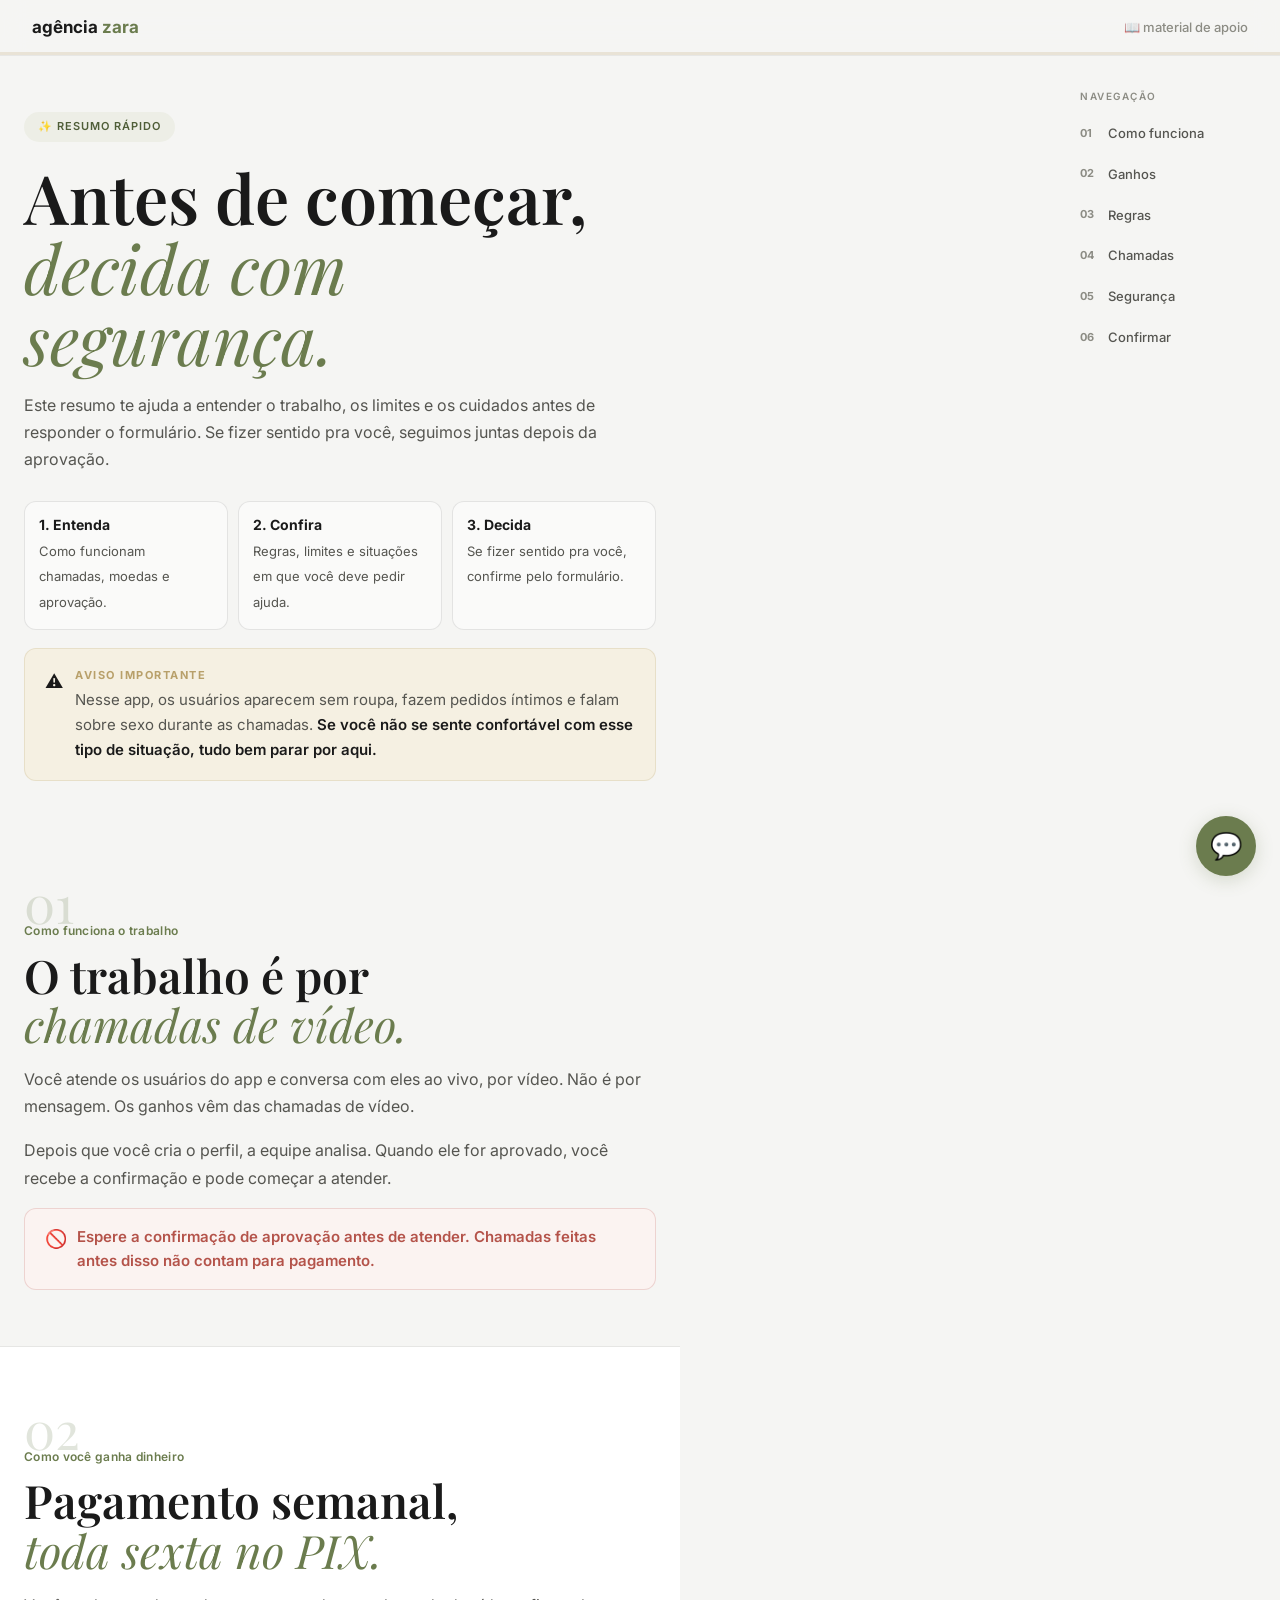
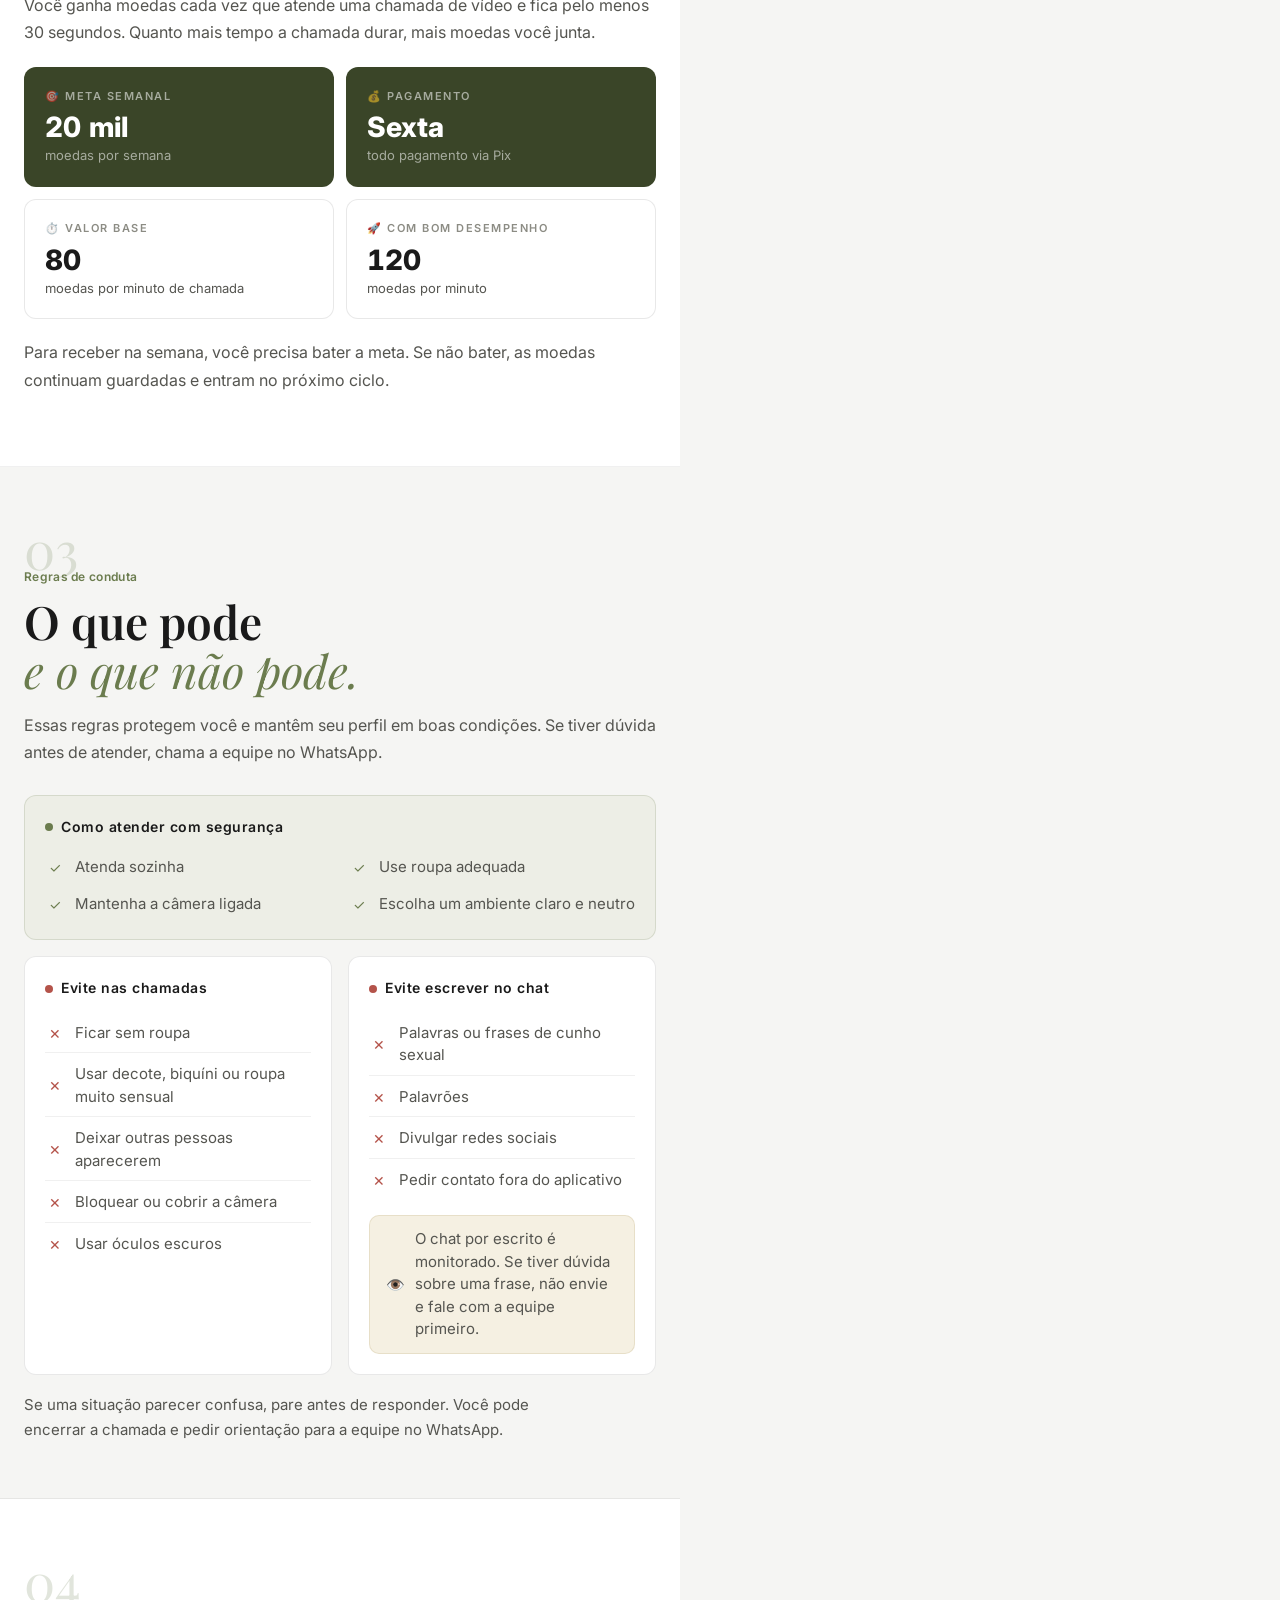
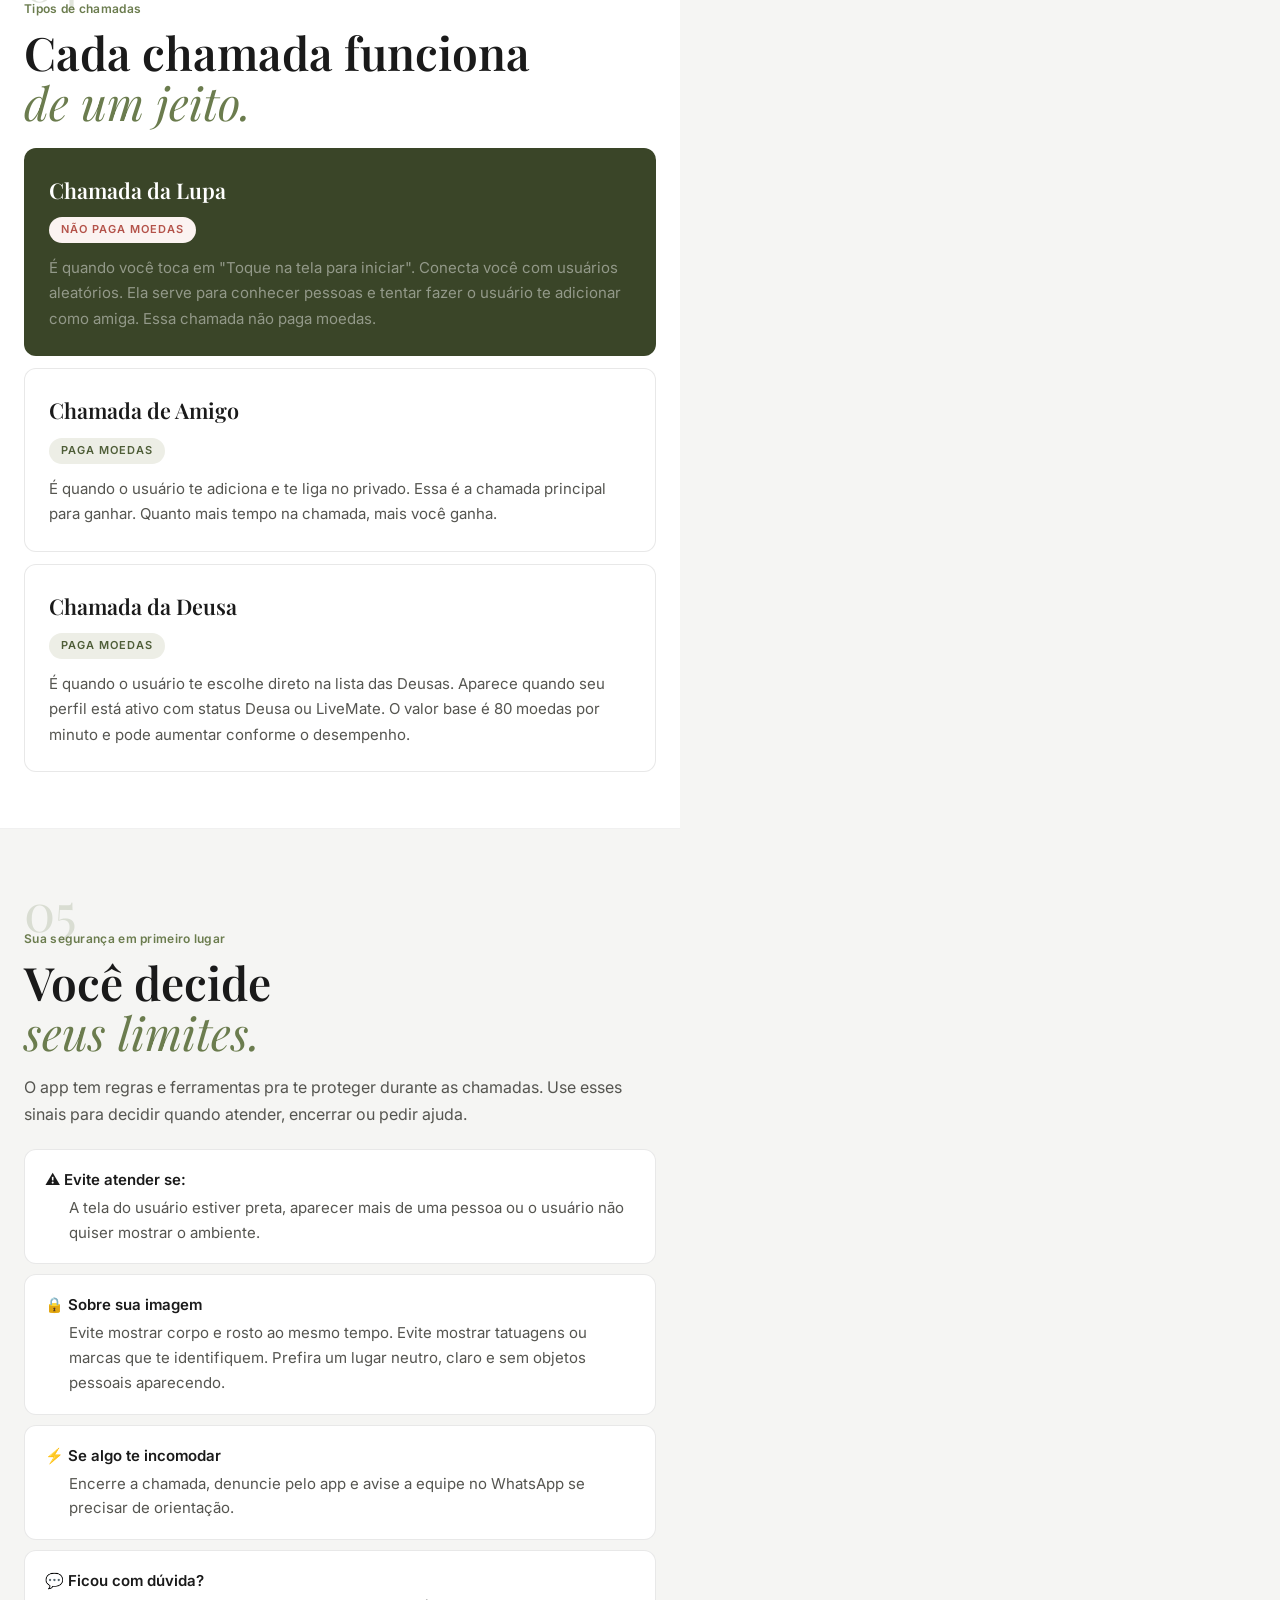
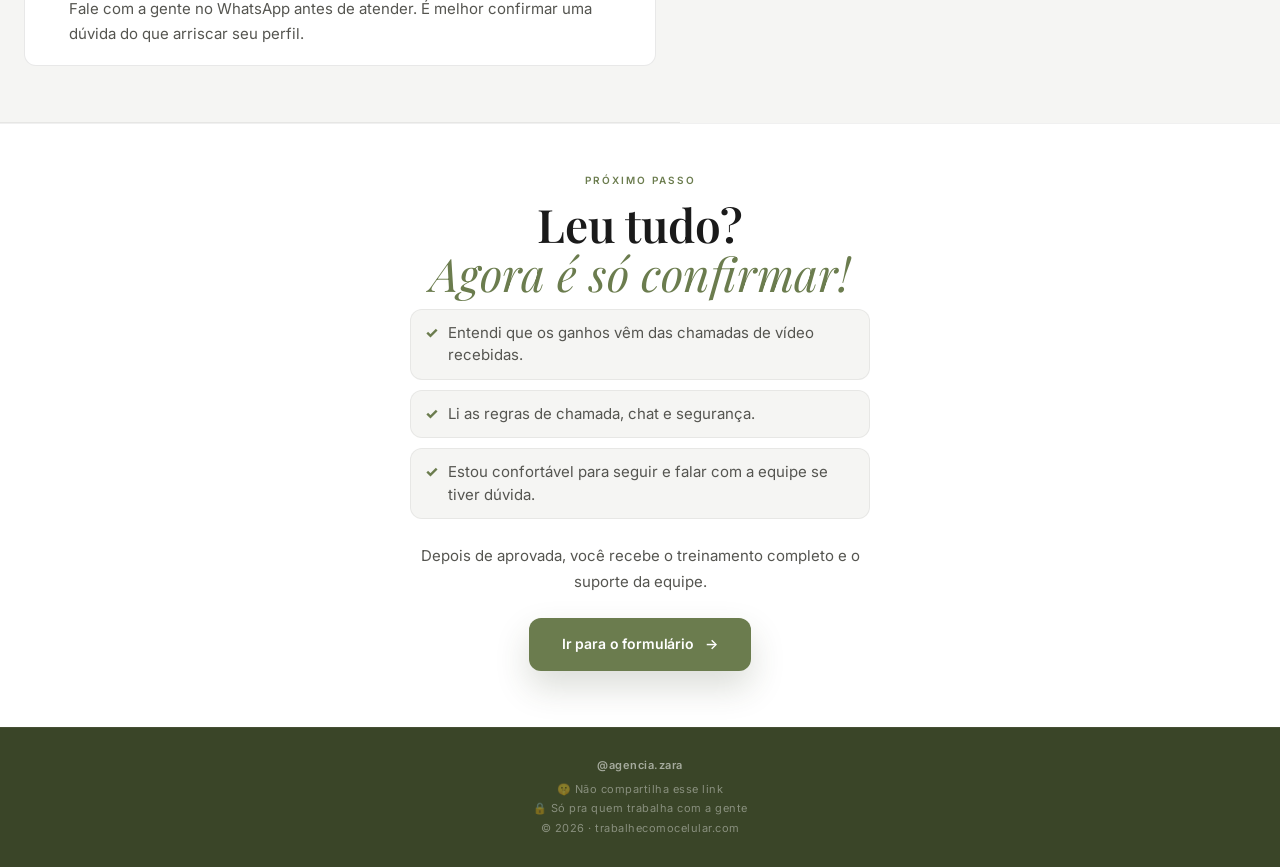
<file: onboarding.html>
<!doctype html>
<html lang="pt-BR">

<head>
  <script async src="https://www.googletagmanager.com/gtag/js?id=G-WEP2D02X35"></script>
  <script>
    window.dataLayer = window.dataLayer || [];
    function gtag() {
      dataLayer.push(arguments);
    }
    gtag("js", new Date());
    gtag("config", "G-WEP2D02X35");
  </script>
  <meta charset="UTF-8" />
  <meta name="viewport" content="width=device-width, initial-scale=1.0" />
  <title>Trabalhe pelo celular | Agência Zara</title>
  <meta name="description"
    content="Veja como funciona o trabalho pelo celular, requisitos e como se cadastrar na Agência Zara.">
  <meta name="robots" content="index, follow">
  <link rel="canonical" href="https://trabalhecomocelular.com/onboarding.html">
  <!-- Open Graph (preview WhatsApp/Facebook) -->
  <meta property="og:title" content="Trabalhe pelo celular | Agência Zara">
  <meta property="og:description" content="Veja como funciona o trabalho pelo celular e como começar.">
  <meta property="og:type" content="website">
  <meta property="og:url" content="https://trabalhecomocelular.com/onboarding.html">
  <meta property="og:image" content="https://trabalhecomocelular.com/hero.png">
  <link href="https://fonts.googleapis.com/css2?family=Inter:wght@400;500;600;700;800&family=Playfair+Display:ital,wght@0,400;0,600;1,400;1,500&display=swap"
    rel="stylesheet" />
  <style>
    *,
    *::before,
    *::after {
      margin: 0;
      padding: 0;
      box-sizing: border-box;
    }

    :root {
      --font-sans: 'Inter', -apple-system, BlinkMacSystemFont, sans-serif;
      --serif: 'Playfair Display', Georgia, serif;
      --ink: #1a1a1a;
      --ink-2: #555550;
      --ink-3: #8c8c84;
      --line: rgba(0,0,0,0.06);
      --line-2: rgba(0,0,0,0.09);
      --g: #6b7c4e;
      --g-d: #4f5e38;
      --g-dd: #3a4528;
      --g-l: #edeee6;
      --gold: #b8a06a;
      --gold-l: #f5f0e2;
      --cream: #f3efe8;
      --cream-2: #e9e3d6;
      --bg: #f5f5f3;
      --green-bg: var(--bg);
      --green-light: var(--g-l);
      --green: var(--g);
      --green-dark: var(--g-d);
      --green-deep: var(--g-dd);
      --green-accent: var(--gold);
      --white: #ffffff;
      --coal: var(--ink);
      --mid: var(--ink-2);
      --light: var(--ink-3);
      --border: var(--line-2);
      --card-bg: #ffffff;
      --red-500: #b4534a;
      --red-50: #fbf3f1;
      --amber-500: var(--gold);
      --amber-50: var(--gold-l);
      --radius: 12px;
      --shadow: 0 4px 24px rgba(0, 0, 0, 0.05);
      --shadow-lg: 0 16px 44px rgba(0, 0, 0, 0.12);
      --transition: 0.28s cubic-bezier(0.22, 1, 0.36, 1);
      /* aliases */
      --cream-d: var(--green-light);
      --dark: var(--green-deep);
      --accent: var(--green);
      --accent-hover: var(--green-dark);
      --warn-bg: var(--amber-50);
      --warn: var(--amber-500);
      --danger: var(--red-500);
    }

    html {
      scroll-behavior: smooth;
      text-size-adjust: 100%;
      -webkit-text-size-adjust: 100%;
    }

    :focus-visible {
      outline: 3px solid rgba(184, 160, 106, 0.55);
      outline-offset: 3px;
    }

    body {
      background: var(--green-bg);
      color: var(--coal);
      font-family: var(--font-sans);
      font-size: 16px;
      line-height: 1.6;
      overflow-x: hidden;
      -webkit-font-smoothing: antialiased;
      font-kerning: normal;
      text-rendering: optimizeLegibility;
    }

    /* ── TOP NAV ── */
    .top-nav {
      position: fixed;
      top: 0;
      left: 0;
      right: 0;
      z-index: 200;
      padding: 14px 32px;
      display: flex;
      align-items: center;
      justify-content: space-between;
      background: rgba(245, 245, 243, 0.92);
      backdrop-filter: blur(12px);
      -webkit-backdrop-filter: blur(12px);
      border-bottom: 1px solid var(--line);
      transition: box-shadow 0.3s ease;
    }

    .top-nav.scrolled {
      box-shadow: 0 1px 12px rgba(0, 0, 0, 0.06);
    }

    .top-nav-logo {
      font-size: 13px;
      font-weight: 500;
      color: var(--light);
    }

    .top-nav-actions {
      display: flex;
      align-items: center;
      gap: 12px;
    }

    .top-nav-brand {
      font-size: 17px;
      font-weight: 700;
      color: var(--coal);
      letter-spacing: 0;
    }

    .top-nav-brand span {
      color: var(--green);
    }

    /* ── SIDEBAR ── */
    .sidebar {
      position: fixed;
      top: 56px;
      right: 0;
      width: 232px;
      height: calc(100dvh - 56px);
      padding: 32px 20px;
      display: flex;
      flex-direction: column;
      gap: 2px;
      z-index: 100;
    }

    .sidebar-label {
      font-size: 10px;
      font-weight: 600;
      letter-spacing: 1.5px;
      text-transform: uppercase;
      color: var(--light);
      padding: 0 12px;
      margin-bottom: 8px;
    }

    .nav-link {
      display: flex;
      align-items: center;
      gap: 10px;
      padding: 9px 12px;
      border-radius: 10px;
      font-size: 13px;
      font-weight: 500;
      color: var(--mid);
      text-decoration: none;
      transition: var(--transition);
      position: relative;
    }

    .nav-link:hover {
      background: var(--green-bg);
      color: var(--mid);
    }

    .nav-link.active {
      background: var(--green-light);
      color: var(--green-dark);
      font-weight: 600;
      box-shadow: inset 0 0 0 1px rgba(107, 124, 78, 0.16);
    }

    .nav-num {
      font-size: 11px;
      font-weight: 700;
      color: var(--ink-3);
      min-width: 18px;
    }

    .nav-link.active .nav-num {
      color: var(--green);
    }

    /* ── MAIN ── */
    .main {
      margin-right: 232px;
      padding-top: 56px;
      min-width: 0;
    }

    .main .final,
    .main footer {
      margin-right: -232px;
    }

    /* ── HERO ── */
    .hero {
      padding: 56px 24px 40px;
      max-width: 680px;
    }

    .hero-badge {
      display: inline-flex;
      align-items: center;
      gap: 6px;
      font-size: 11px;
      font-weight: 600;
      letter-spacing: 1px;
      text-transform: uppercase;
      color: var(--green-dark);
      background: var(--green-light);
      padding: 6px 14px;
      border-radius: 100px;
      margin-bottom: 20px;
    }

    .hero-title {
      font-family: var(--serif);
      font-size: clamp(2.75rem, 6vw, 4.25rem);
      font-weight: 600;
      color: var(--coal);
      line-height: 1.04;
      letter-spacing: 0;
      margin-bottom: 18px;
    }

    .hero-title em {
      font-style: italic;
      color: var(--green);
      font-weight: 400;
    }

    .hero-sub {
      font-size: 1rem;
      color: var(--mid);
      line-height: 1.7;
      max-width: 60ch;
      margin-bottom: 28px;
    }

    .onboarding-path {
      display: grid;
      grid-template-columns: repeat(3, minmax(0, 1fr));
      gap: 10px;
      margin-bottom: 18px;
    }

    .path-step {
      padding: 14px;
      border: 1px solid var(--line-2);
      border-radius: var(--radius);
      background: rgba(255, 255, 255, 0.48);
    }

    .path-step strong {
      display: block;
      color: var(--coal);
      font-size: 0.875rem;
      line-height: 1.25;
      margin-bottom: 4px;
    }

    .path-step span {
      color: var(--mid);
      font-size: 0.8125rem;
      line-height: 1.45;
    }

    .alert-box {
      background: var(--amber-50);
      border: 1px solid rgba(184, 160, 106, 0.22);
      border-radius: 12px;
      padding: 18px 20px;
      display: flex;
      align-items: flex-start;
      gap: 12px;
    }

    .alert-box-icon {
      font-size: 18px;
      flex-shrink: 0;
      margin-top: 1px;
    }

    .alert-box-tag {
      font-size: 0.6875rem;
      font-weight: 700;
      letter-spacing: 1.5px;
      text-transform: uppercase;
      color: var(--amber-500);
      margin-bottom: 4px;
    }

    .alert-box-text {
      font-size: 0.9375rem;
      color: var(--mid);
      line-height: 1.65;
    }

    .alert-box-text strong {
      font-weight: 600;
      color: var(--coal);
    }

    /* ── SECTIONS ── */
    .section {
      max-width: 680px;
      padding: 56px 24px;
      border-bottom: 1px solid var(--line);
      position: relative;
    }

    .section:last-of-type {
      border-bottom: none;
    }

    .section--white {
      background: var(--white);
    }

    .section-body-spaced {
      margin-top: 20px;
    }

    .section-num {
      font-family: var(--serif);
      font-size: 3.25rem;
      font-weight: 400;
      line-height: 1;
      color: rgba(107, 124, 78, 0.2);
      display: block;
      margin-bottom: -12px;
    }

    .section-tag {
      font-size: 0.75rem;
      font-weight: 600;
      letter-spacing: 0.3px;
      color: var(--green);
      display: inline-block;
      margin-bottom: 10px;
    }

    .section-title {
      font-family: var(--serif);
      font-size: clamp(2rem, 4.5vw, 2.875rem);
      font-weight: 600;
      color: var(--coal);
      line-height: 1.08;
      letter-spacing: 0;
      margin-bottom: 16px;
    }

    .section-title em {
      font-style: italic;
      color: var(--green);
      font-weight: 400;
    }

    .section-body {
      font-size: 1rem;
      color: var(--mid);
      line-height: 1.72;
      margin-bottom: 16px;
      max-width: 65ch;
    }

    /* ── CARDS ── */
    .cards {
      display: grid;
      grid-template-columns: 1fr 1fr;
      gap: 12px;
      margin-top: 20px;
    }

    .card {
      padding: 20px;
      border: 1px solid var(--line-2);
      border-radius: var(--radius);
      background: var(--white);
      transition: var(--transition);
    }

    .card:hover {
      border-color: var(--border);
      box-shadow: var(--shadow);
      transform: translateY(-2px);
    }

    .card-dark {
      background: var(--green-deep);
      border-color: transparent;
    }

    .card-dark:hover {
      border-color: var(--green-dark);
      transform: translateY(-2px);
    }

    .card-label {
      font-size: 0.6875rem;
      font-weight: 600;
      letter-spacing: 1.5px;
      text-transform: uppercase;
      color: var(--light);
      display: block;
      margin-bottom: 8px;
    }

    .card-dark .card-label {
      color: rgba(255, 255, 255, 0.55);
    }

    .card-value {
      font-size: 1.75rem;
      font-weight: 800;
      color: var(--coal);
      line-height: 1;
      display: block;
      letter-spacing: 0;
      font-variant-numeric: tabular-nums;
    }

    .card-dark .card-value {
      color: var(--white);
    }

    .card-sub {
      font-size: 0.8125rem;
      color: var(--mid);
      margin-top: 4px;
      display: block;
    }

    .card-dark .card-sub {
      color: rgba(255, 255, 255, 0.55);
    }

    /* ── DANGER BOX ── */
    .danger-box {
      margin-top: 16px;
      background: var(--red-50);
      border: 1px solid rgba(180, 83, 74, 0.2);
      border-radius: 12px;
      padding: 16px 20px;
      display: flex;
      align-items: flex-start;
      gap: 10px;
    }

    .danger-box p {
      font-size: 0.9375rem;
      font-weight: 600;
      color: var(--red-500);
      line-height: 1.6;
    }

    .inline-icon {
      flex-shrink: 0;
      font-size: 18px;
    }

    /* ── RULES ── */
    .rules {
      display: grid;
      grid-template-columns: 1fr 1fr;
      grid-template-areas:
        "safe safe"
        "calls chat";
      gap: 16px;
      margin-top: 28px;
    }

    .rule-group {
      padding: 20px;
      border: 1px solid var(--line-2);
      border-radius: var(--radius);
      background: var(--white);
    }

    .rule-group-safe {
      grid-area: safe;
      background: var(--green-light);
      border-color: rgba(107, 124, 78, 0.18);
    }

    .rule-group-calls {
      grid-area: calls;
    }

    .rule-group-chat {
      grid-area: chat;
    }

    .rule-title {
      font-size: 0.875rem;
      font-weight: 600;
      letter-spacing: 0.5px;
      color: var(--coal);
      margin-bottom: 14px;
      display: flex;
      align-items: center;
      gap: 8px;
    }

    .rule-title .dot {
      width: 8px;
      height: 8px;
      border-radius: 50%;
      flex-shrink: 0;
    }

    .dot-green {
      background: var(--green);
    }

    .dot-red {
      background: var(--red-500);
    }

    .rule-list {
      list-style: none;
      display: grid;
      gap: 2px;
    }

    .rule-group-safe .rule-list {
      grid-template-columns: repeat(2, minmax(0, 1fr));
      gap: 6px 18px;
    }

    .rule-list li {
      font-size: 0.9375rem;
      color: var(--mid);
      padding: 8px 0;
      border-bottom: 1px solid var(--line);
      display: flex;
      align-items: center;
      gap: 10px;
      line-height: 1.5;
    }

    .rule-list li:last-child {
      border-bottom: none;
    }

    .rule-group-safe .rule-list li {
      border-bottom: none;
      padding: 4px 0;
    }

    .rule-icon {
      font-size: 14px;
      flex-shrink: 0;
      width: 20px;
      text-align: center;
    }

    .rule-icon-ok {
      color: var(--green);
    }

    .rule-icon-bad {
      color: var(--red-500);
    }

    .monitor-note {
      margin-top: 16px;
      background: var(--amber-50);
      border: 1px solid rgba(184, 160, 106, 0.22);
      border-radius: 10px;
      padding: 12px 16px;
      display: flex;
      align-items: center;
      gap: 10px;
    }

    .monitor-note-icon {
      font-size: 15px;
      flex-shrink: 0;
    }

    .monitor-note-text {
      font-size: 0.9375rem;
      color: var(--mid);
      line-height: 1.5;
      margin: 0;
    }

    .rules-help {
      grid-column: 1 / -1;
      margin: 2px 0 0;
      color: var(--mid);
      font-size: 0.9375rem;
      line-height: 1.65;
      max-width: 58ch;
    }

    /* ── CALL CARDS ── */
    .call-cards {
      display: flex;
      flex-direction: column;
      gap: 12px;
      margin-top: 20px;
    }

    .call-card {
      padding: 24px;
      border: 1px solid var(--line-2);
      border-radius: var(--radius);
      background: var(--white);
      transition: var(--transition);
    }

    .call-card:hover {
      box-shadow: var(--shadow);
      transform: translateY(-2px);
    }

    .call-card-dark {
      background: var(--green-deep);
      border-color: transparent;
    }

    .call-card-dark:hover {
      border-color: var(--green-dark);
    }

    .call-name {
      font-family: var(--serif);
      font-size: 1.35rem;
      font-weight: 600;
      color: var(--coal);
      margin-bottom: 8px;
    }

    .call-card-dark .call-name {
      color: var(--white);
    }

    .call-badge {
      display: inline-block;
      font-size: 0.6875rem;
      font-weight: 600;
      letter-spacing: 1px;
      text-transform: uppercase;
      padding: 4px 12px;
      border-radius: 100px;
      margin-bottom: 12px;
    }

    .badge-sim {
      background: var(--green-light);
      color: var(--green-dark);
    }

    .badge-nao {
      background: var(--red-50);
      color: var(--red-500);
    }

    .call-desc {
      font-size: 0.9375rem;
      color: var(--mid);
      line-height: 1.7;
    }

    .call-card-dark .call-desc {
      color: rgba(255, 255, 255, 0.45);
    }

    /* ── TIPS ── */
    .tips {
      margin-top: 20px;
      display: flex;
      flex-direction: column;
      gap: 10px;
    }

    .tip {
      padding: 18px 20px;
      border-radius: 12px;
      background: var(--white);
      border: 1px solid var(--line-2);
      transition: var(--transition);
    }

    .tip:hover {
      border-color: var(--border);
      box-shadow: var(--shadow);
    }

    .tip-title {
      font-size: 0.9375rem;
      font-weight: 600;
      color: var(--coal);
      margin-bottom: 4px;
      display: flex;
      align-items: center;
      gap: 8px;
    }

    .tip-text {
      font-size: 0.9375rem;
      color: var(--mid);
      line-height: 1.65;
      padding-left: 24px;
    }

    /* ── PROGRESS BAR ── */
    .progress-wrap {
      position: absolute;
      bottom: 0;
      left: 0;
      right: 0;
      height: 3px;
      background: var(--cream-2);
    }

    .progress-bar {
      height: 100%;
      width: 100%;
      background: var(--green);
      transform: scaleX(0);
      transform-origin: left center;
    }

    /* ── FINAL CTA ── */
    .final {
      background: var(--white);
      padding: 48px 40px 56px;
      text-align: center;
      position: relative;
      overflow: hidden;
      border-top: 1px solid var(--line);
    }

    .final::before {
      content: none;
      position: absolute;
      top: 0;
      left: 50%;
      transform: translateX(-50%);
      width: 300px;
      height: 300px;
      background: radial-gradient(circle,
          rgba(22, 163, 74, 0.06) 0%,
          transparent 70%);
    }

    .final-inner {
      max-width: 480px;
      margin: 0 auto;
      position: relative;
    }

    .final-tag {
      font-size: 10px;
      font-weight: 600;
      letter-spacing: 2px;
      text-transform: uppercase;
      color: var(--green);
      display: block;
      margin-bottom: 12px;
    }

    .final-title {
      font-family: var(--serif);
      font-size: clamp(2rem, 4.8vw, 2.875rem);
      font-weight: 600;
      color: var(--coal);
      line-height: 1.08;
      letter-spacing: 0;
      margin-bottom: 10px;
    }

    .final-title em {
      font-style: italic;
      color: var(--green);
      font-weight: 400;
    }

    .final-text {
      font-size: 0.9375rem;
      color: var(--mid);
      line-height: 1.7;
      margin-bottom: 24px;
      max-width: 58ch;
      margin-left: auto;
      margin-right: auto;
    }

    .readiness {
      display: grid;
      gap: 10px;
      margin: 0 auto 24px;
      max-width: 460px;
      text-align: left;
    }

    .readiness-item {
      display: flex;
      align-items: flex-start;
      gap: 10px;
      padding: 12px 14px;
      border-radius: var(--radius);
      background: var(--bg);
      border: 1px solid var(--line);
      color: var(--mid);
      font-size: 0.9375rem;
      line-height: 1.5;
    }

    .readiness-item span {
      color: var(--green);
      font-weight: 800;
      flex-shrink: 0;
    }

    .final-mark {
      color: var(--green);
      font-weight: 700;
    }

    .final-btn {
      display: inline-flex;
      align-items: center;
      gap: 8px;
      font-family: var(--font-sans);
      font-size: 14px;
      font-weight: 700;
      color: var(--white);
      background: var(--green);
      padding: 14px 32px;
      border-radius: var(--radius);
      text-decoration: none;
      border: none;
      cursor: pointer;
      transition: var(--transition);
      box-shadow: 0 4px 16px rgba(107, 124, 78, 0.18);
    }

    .final-btn:hover {
      background: var(--green-dark);
      transform: translateY(-2px);
      box-shadow: 0 10px 28px rgba(107, 124, 78, 0.22);
    }

    /* ── FOOTER ── */
    footer {
      background: var(--green-deep);
      padding: 28px 24px;
      text-align: center;
      border-top: 1px solid rgba(255, 255, 255, 0.06);
    }

    footer p {
      font-family: var(--font-sans);
      font-size: 11px;
      color: rgba(255, 255, 255, 0.4);
      letter-spacing: 0.5px;
      line-height: 1.8;
    }

    footer .footer-brand {
      font-weight: 600;
      color: rgba(255, 255, 255, 0.55);
      margin-bottom: 4px;
    }

    /* ── BACK TO TOP ── */
    .back-to-top {
      position: fixed;
      bottom: 24px;
      left: 24px;
      width: 44px;
      height: 44px;
      border-radius: 50%;
      background: var(--white);
      border: 1px solid var(--border);
      box-shadow: var(--shadow);
      color: var(--mid);
      cursor: pointer;
      z-index: 300;
      display: flex;
      align-items: center;
      justify-content: center;
      opacity: 0;
      pointer-events: none;
      transition:
        opacity 0.3s ease,
        background-color 0.3s ease,
        border-color 0.3s ease,
        color 0.3s ease;
    }

    .back-to-top.visible {
      opacity: 1;
      pointer-events: all;
    }

    .back-to-top:hover {
      background: var(--green-bg);
      color: var(--green-dark);
      border-color: var(--green);
    }

    /* ── CHATBOT ── */
    @keyframes chatBounce {

      0%,
      100% {
        transform: translateY(0);
        box-shadow:
          0 4px 18px rgba(107, 124, 78, 0.22),
          0 0 0 0 rgba(107, 124, 78, 0.18);
      }

      50% {
        transform: translateY(-4px);
        box-shadow:
          0 10px 26px rgba(107, 124, 78, 0.24),
          0 0 0 10px rgba(107, 124, 78, 0);
      }
    }

    .chat-toggle {
      position: fixed;
      bottom: 24px;
      right: 24px;
      width: 60px;
      height: 60px;
      border-radius: 50%;
      background: var(--green);
      color: var(--white);
      border: none;
      cursor: pointer;
      box-shadow: 0 4px 18px rgba(107, 124, 78, 0.24);
      z-index: 300;
      font-size: 26px;
      display: flex;
      align-items: center;
      justify-content: center;
      animation: chatBounce 2s ease-in-out infinite;
    }

    .chat-toggle:hover {
      animation: none;
      transform: scale(1.08);
    }

    .chat-box {
      position: fixed;
      bottom: 96px;
      right: 24px;
      width: 360px;
      max-height: 520px;
      background: var(--bg);
      border-radius: var(--radius);
      box-shadow: var(--shadow-lg);
      border: 1px solid var(--line-2);
      z-index: 300;
      display: none;
      flex-direction: column;
      overflow: hidden;
    }

    .chat-box.open {
      display: flex;
    }

    .chat-header {
      background: var(--green);
      color: var(--white);
      padding: 18px 20px;
      font-size: 16px;
      font-weight: 700;
      display: flex;
      justify-content: space-between;
      align-items: center;
      border-radius: var(--radius) var(--radius) 0 0;
    }

    .chat-header button {
      background: rgba(255, 255, 255, 0.2);
      border: none;
      color: var(--white);
      font-size: 18px;
      cursor: pointer;
      width: 32px;
      height: 32px;
      border-radius: 50%;
      display: flex;
      align-items: center;
      justify-content: center;
    }

    .chat-messages {
      flex: 1;
      overflow-y: auto;
      padding: 20px 16px;
      display: flex;
      flex-direction: column;
      gap: 12px;
      max-height: 240px;
      background: var(--bg);
    }

    .chat-msg {
      max-width: 82%;
      padding: 12px 16px;
      font-size: 14px;
      line-height: 1.6;
      font-weight: 400;
    }

    .chat-msg.bot {
      background: var(--white);
      color: var(--coal);
      align-self: flex-start;
      border-radius: 18px 18px 18px 4px;
      box-shadow: var(--shadow);
    }

    .chat-msg.user {
      background: var(--green);
      color: var(--white);
      align-self: flex-end;
      border-radius: 18px 18px 4px 18px;
      font-weight: 500;
    }

    .chat-options {
      padding: 16px;
      background: var(--white);
      border-top: 1px solid var(--line);
      display: flex;
      flex-wrap: wrap;
      gap: 8px;
      max-height: 200px;
      overflow-y: auto;
    }

    .chat-opt-more {
      background: var(--bg);
      color: var(--mid);
      border: 1px solid var(--line-2);
    }

    .chat-opt {
      background: var(--green-light);
      border: none;
      color: var(--green-deep);
      padding: 8px 16px;
      border-radius: 50px;
      font-size: 13px;
      font-weight: 600;
      cursor: pointer;
      transition:
        background-color 0.2s ease,
        color 0.2s ease;
      font-family: var(--font-sans);
      white-space: nowrap;
    }

    .chat-opt:hover {
      background: var(--green);
      color: var(--white);
    }

    .chat-cta {
      display: inline-flex;
      align-items: center;
      justify-content: center;
      background: var(--green);
      color: var(--white);
      padding: 10px 18px;
      border-radius: var(--radius);
      text-decoration: none;
      font-weight: 700;
      font-size: 13px;
    }

    @media (max-width: 900px) {
      .chat-box {
        width: calc(100vw - 32px);
        right: 16px;
        bottom: 92px;
        max-height: min(70dvh, 520px);
      }

      .chat-toggle {
        bottom: 20px;
        right: 16px;
        width: 54px;
        height: 54px;
        font-size: 24px;
      }
    }

    /* ── ANIMATIONS ── */
    @keyframes heroFadeUp {
      to {
        opacity: 1;
        transform: translateY(0);
      }
    }

    .hero-fade {
      opacity: 0;
      transform: translateY(16px);
    }

    .hero-fade-1 {
      animation: heroFadeUp 0.6s ease forwards 0.1s;
    }

    .hero-fade-2 {
      animation: heroFadeUp 0.7s ease forwards 0.25s;
    }

    .hero-fade-3 {
      animation: heroFadeUp 0.6s ease forwards 0.4s;
    }

    .fade-up {
      opacity: 0;
      transform: translateY(20px);
      transition:
        opacity 0.7s cubic-bezier(0.16, 1, 0.3, 1),
        transform 0.7s cubic-bezier(0.16, 1, 0.3, 1);
    }

    .fade-up.visible {
      opacity: 1;
      transform: translateY(0);
    }

    @media (prefers-reduced-motion: reduce) {
      *,
      *::before,
      *::after {
        animation-duration: 0.01ms !important;
        animation-iteration-count: 1 !important;
        scroll-behavior: auto !important;
        transition-duration: 0.01ms !important;
      }
    }

    /* ── MOBILE ── */
    .mobile-nav-toggle {
      display: none;
    }

    @media (max-width: 900px) {
      .sidebar {
        display: none;
      }

      .sidebar.open {
        display: flex;
        width: min(280px, calc(100vw - 48px));
        right: 0;
        left: auto;
        background: var(--white);
        box-shadow: var(--shadow-lg);
        border-left: 1px solid var(--line);
        height: calc(100dvh - 56px);
        overflow-y: auto;
      }

      .main {
        margin-right: 0;
      }

      .main .final,
      .main footer {
        margin-right: 0;
      }

      .mobile-nav-toggle {
        display: flex;
        align-items: center;
        justify-content: center;
        width: 40px;
        height: 40px;
        border-radius: 10px;
        border: 1px solid var(--line-2);
        background: var(--green-bg);
        cursor: pointer;
        transition: var(--transition);
        color: var(--green-dark);
      }

      .mobile-nav-toggle:hover {
        background: var(--green-light);
      }

      .mobile-overlay {
        display: none;
        position: fixed;
        inset: 0;
        z-index: 99;
        background: rgba(0, 0, 0, 0.3);
        backdrop-filter: blur(4px);
      }

      .mobile-overlay.open {
        display: block;
      }
    }

    @media (max-width: 640px) {
      .top-nav {
        padding: 12px 16px;
      }

      .top-nav-logo {
        display: none;
      }

      .hero {
        padding: 32px 20px 28px;
      }

      .hero-title {
        font-size: 2.25rem;
        letter-spacing: 0;
      }

      .hero-sub {
        font-size: 1rem;
      }

      .onboarding-path {
        display: flex;
        flex-direction: column;
      }

      .section {
        padding: 40px 20px;
      }

      .section-num {
        font-size: 3rem;
        margin-bottom: -8px;
      }

      .section-title {
        font-size: 2rem;
        letter-spacing: 0;
      }

      .section-body {
        font-size: 1rem;
      }

      .cards {
        grid-template-columns: 1fr;
        gap: 8px;
      }

      .rules {
        display: flex;
        flex-direction: column;
        gap: 12px;
      }

      .rule-group {
        padding: 16px;
      }

      .rule-group-safe .rule-list {
        grid-template-columns: 1fr;
        gap: 2px;
      }

      .card {
        padding: 16px;
      }

      .card-value {
        font-size: 1.5rem;
      }

      .call-card {
        padding: 18px;
      }

      .call-name {
        font-size: 1.25rem;
      }

      .call-desc {
        font-size: 0.9375rem;
      }

      .tip-text {
        font-size: 0.9375rem;
      }

      .rule-list li {
        font-size: 0.9375rem;
      }

      .final {
        padding: 40px 20px 48px;
      }

      .final-title {
        font-size: 2rem;
      }

      .final-btn {
        width: auto;
        font-size: 0.9375rem;
        padding: 14px 28px;
      }

      footer {
        padding: 16px;
      }

      .back-to-top {
        bottom: 82px;
        left: 16px;
        width: 40px;
        height: 40px;
      }
    }

    @media (max-width: 420px) {
      .hero-title,
      .section-title,
      .final-title {
        overflow-wrap: anywhere;
      }

      .chat-box {
        width: calc(100vw - 24px);
        right: 12px;
        bottom: 84px;
        max-height: min(74dvh, 520px);
      }

      .chat-toggle {
        right: 12px;
        bottom: 16px;
      }
    }

    /* CTA consistency pass: same primary button language as the rest of the site. */
    .final-btn,
    .chat-cta {
      min-height: 48px;
      border-radius: var(--radius) !important;
      font-family: var(--font-sans);
      font-size: 14px;
      font-weight: 600;
      letter-spacing: -0.01em;
      text-decoration: none;
      transition:
        background-color 0.28s ease,
        border-color 0.28s ease,
        box-shadow 0.28s ease,
        color 0.28s ease,
        transform 0.28s ease;
    }

    .final-btn,
    .chat-cta {
      background: var(--green);
      color: var(--white);
      border: 1px solid transparent;
      box-shadow: 0 16px 34px rgba(58, 69, 40, 0.18);
    }

    .final-btn:hover,
    .chat-cta:hover {
      background: var(--green-dark);
      color: var(--white);
      transform: translateY(-2px);
      box-shadow: 0 18px 40px rgba(58, 69, 40, 0.2);
    }

    .final-btn:active,
    .chat-cta:active {
      transform: translateY(0) scale(0.98);
    }
  </style>
</head>

<body>
  <!-- PROGRESS BAR -->

  <!-- TOP NAV -->
  <nav class="top-nav" id="topNav" aria-label="Navegação principal">
    <span class="top-nav-brand">agência <span>zara</span></span>
    <div class="top-nav-actions">
      <span class="top-nav-logo">📖 material de apoio</span>
      <button class="mobile-nav-toggle" id="menuBtn" type="button" aria-label="Abrir menu" aria-expanded="false"
        aria-controls="sidebar">
        <svg width="18" height="18" viewBox="0 0 24 24" fill="none" stroke="currentColor" stroke-width="2"
          stroke-linecap="round" aria-hidden="true">
          <line x1="3" y1="6" x2="21" y2="6" />
          <line x1="3" y1="12" x2="21" y2="12" />
          <line x1="3" y1="18" x2="21" y2="18" />
        </svg>
      </button>
    </div>
    <div class="progress-wrap">
      <div class="progress-bar" id="progressBar"></div>
    </div>
  </nav>

  <!-- MOBILE OVERLAY -->
  <div class="mobile-overlay" id="overlay" aria-hidden="true"></div>

  <!-- SIDEBAR -->
  <aside class="sidebar" id="sidebar" aria-label="Menu de navegação do onboarding" tabindex="-1">
    <div class="sidebar-label">Navegação</div>
    <a href="#como-funciona" class="nav-link active"><span class="nav-num">01</span> Como funciona</a>
    <a href="#ganhos" class="nav-link"><span class="nav-num">02</span> Ganhos</a>
    <a href="#regras" class="nav-link"><span class="nav-num">03</span> Regras</a>
    <a href="#chamadas" class="nav-link"><span class="nav-num">04</span> Chamadas</a>
    <a href="#seguranca" class="nav-link"><span class="nav-num">05</span> Segurança</a>
    <a href="#confirmar" class="nav-link"><span class="nav-num">06</span> Confirmar</a>
  </aside>

  <!-- MAIN CONTENT -->
  <div class="main">
    <!-- HERO -->
    <div class="hero">
      <div class="hero-badge hero-fade hero-fade-1">✨ Resumo rápido</div>
      <h1 class="hero-title hero-fade hero-fade-2">
        Antes de começar,<br /><em>decida com segurança.</em>
      </h1>
      <p class="hero-sub hero-fade hero-fade-3">
        Este resumo te ajuda a entender o trabalho, os limites e os cuidados
        antes de responder o formulário. Se fizer sentido pra você, seguimos
        juntas depois da aprovação.
      </p>
      <div class="onboarding-path hero-fade hero-fade-3" aria-label="O que você vai revisar">
        <div class="path-step">
          <strong>1. Entenda</strong>
          <span>Como funcionam chamadas, moedas e aprovação.</span>
        </div>
        <div class="path-step">
          <strong>2. Confira</strong>
          <span>Regras, limites e situações em que você deve pedir ajuda.</span>
        </div>
        <div class="path-step">
          <strong>3. Decida</strong>
          <span>Se fizer sentido pra você, confirme pelo formulário.</span>
        </div>
      </div>
      <div class="alert-box">
        <span class="alert-box-icon">⚠️</span>
        <div>
          <div class="alert-box-tag">Aviso importante</div>
          <p class="alert-box-text">
            Nesse app, os usuários aparecem sem roupa, fazem pedidos
            íntimos e falam sobre sexo durante as chamadas.
            <strong>Se você não se sente confortável com esse tipo de situação,
              tudo bem parar por aqui.</strong>
          </p>
        </div>
      </div>
    </div>

    <!-- COMO FUNCIONA -->
    <div class="section fade-up" id="como-funciona">
      <span class="section-num">01</span>
      <span class="section-tag">Como funciona o trabalho</span>
      <h2 class="section-title">
        O trabalho é por<br /><em>chamadas de vídeo.</em>
      </h2>
      <p class="section-body">
        Você atende os usuários do app e conversa com eles ao vivo, por vídeo.
        Não é por mensagem. Os ganhos vêm das chamadas de vídeo.
      </p>
      <p class="section-body">
        Depois que você cria o perfil, a equipe analisa. Quando ele for
        aprovado, você recebe a confirmação e pode começar a atender.
      </p>
      <div class="danger-box">
        <span class="inline-icon" aria-hidden="true">🚫</span>
        <p>
          Espere a confirmação de aprovação antes de atender. Chamadas feitas
          antes disso não contam para pagamento.
        </p>
      </div>
    </div>

    <!-- GANHOS -->
    <div class="section section--white fade-up" id="ganhos">
      <span class="section-num">02</span>
      <span class="section-tag">Como você ganha dinheiro</span>
      <h2 class="section-title">
        Pagamento semanal,<br /><em>toda sexta no PIX.</em>
      </h2>
      <p class="section-body">
        Você ganha moedas cada vez que atende uma chamada de vídeo e fica pelo
        menos 30 segundos. Quanto mais tempo a chamada durar, mais moedas você
        junta.
      </p>
      <div class="cards">
        <div class="card card-dark">
          <span class="card-label">🎯 meta semanal</span>
          <span class="card-value">20 mil</span>
          <span class="card-sub">moedas por semana</span>
        </div>
        <div class="card card-dark">
          <span class="card-label">💰 pagamento</span>
          <span class="card-value">Sexta</span>
          <span class="card-sub">todo pagamento via Pix</span>
        </div>
        <div class="card">
          <span class="card-label">⏱️ valor base</span>
          <span class="card-value">80</span>
          <span class="card-sub">moedas por minuto de chamada</span>
        </div>
        <div class="card">
          <span class="card-label">🚀 com bom desempenho</span>
          <span class="card-value">120</span>
          <span class="card-sub">moedas por minuto</span>
        </div>
      </div>
      <p class="section-body section-body-spaced">
        Para receber na semana, você precisa bater a meta. Se não bater, as
        moedas continuam guardadas e entram no próximo ciclo.
      </p>
    </div>

    <!-- REGRAS -->
    <div class="section fade-up" id="regras">
      <span class="section-num">03</span>
      <span class="section-tag">Regras de conduta</span>
      <h2 class="section-title">
        O que pode<br /><em>e o que não pode.</em>
      </h2>
      <p class="section-body">
        Essas regras protegem você e mantêm seu perfil em boas condições. Se
        tiver dúvida antes de atender, chama a equipe no WhatsApp.
      </p>
      <div class="rules">
        <div class="rule-group rule-group-safe">
          <div class="rule-title">
            <span class="dot dot-green"></span> Como atender com segurança
          </div>
          <ul class="rule-list">
            <li>
              <span class="rule-icon rule-icon-ok">✓</span>
              Atenda sozinha
            </li>
            <li>
              <span class="rule-icon rule-icon-ok">✓</span>
              Use roupa adequada
            </li>
            <li>
              <span class="rule-icon rule-icon-ok">✓</span>
              Mantenha a câmera ligada
            </li>
            <li>
              <span class="rule-icon rule-icon-ok">✓</span>
              Escolha um ambiente claro e neutro
            </li>
          </ul>
        </div>
        <div class="rule-group rule-group-calls">
          <div class="rule-title">
            <span class="dot dot-red"></span> Evite nas chamadas
          </div>
          <ul class="rule-list">
            <li>
              <span class="rule-icon rule-icon-bad">✕</span>
              Ficar sem roupa
            </li>
            <li>
              <span class="rule-icon rule-icon-bad">✕</span>
              Usar decote, biquíni ou roupa muito sensual
            </li>
            <li>
              <span class="rule-icon rule-icon-bad">✕</span>
              Deixar outras pessoas aparecerem
            </li>
            <li>
              <span class="rule-icon rule-icon-bad">✕</span>
              Bloquear ou cobrir a câmera
            </li>
            <li>
              <span class="rule-icon rule-icon-bad">✕</span>
              Usar óculos escuros
            </li>
          </ul>
        </div>
        <div class="rule-group rule-group-chat">
          <div class="rule-title">
            <span class="dot dot-red"></span> Evite escrever no chat
          </div>
          <ul class="rule-list">
            <li>
              <span class="rule-icon rule-icon-bad">✕</span>
              Palavras ou frases de cunho sexual
            </li>
            <li>
              <span class="rule-icon rule-icon-bad">✕</span>
              Palavrões
            </li>
            <li>
              <span class="rule-icon rule-icon-bad">✕</span>
              Divulgar redes sociais
            </li>
            <li>
              <span class="rule-icon rule-icon-bad">✕</span>
              Pedir contato fora do aplicativo
            </li>
          </ul>
          <div class="monitor-note">
            <span class="monitor-note-icon" aria-hidden="true">👁️</span>
            <p class="monitor-note-text">
              O chat por escrito é monitorado. Se tiver dúvida sobre uma frase,
              não envie e fale com a equipe primeiro.
            </p>
          </div>
        </div>
        <p class="rules-help">
          Se uma situação parecer confusa, pare antes de responder. Você pode
          encerrar a chamada e pedir orientação para a equipe no WhatsApp.
        </p>
      </div>
    </div>

    <!-- TIPOS DE CHAMADA -->
    <div class="section section--white fade-up" id="chamadas">
      <span class="section-num">04</span>
      <span class="section-tag">Tipos de chamadas</span>
      <h2 class="section-title">
        Cada chamada funciona<br /><em>de um jeito.</em>
      </h2>
      <div class="call-cards">
        <div class="call-card call-card-dark">
          <div class="call-name">Chamada da Lupa</div>
          <span class="call-badge badge-nao">não paga moedas</span>
          <p class="call-desc">
            É quando você toca em "Toque na tela para iniciar". Conecta você
            com usuários aleatórios. Ela serve para conhecer pessoas e tentar
            fazer o usuário te adicionar como amiga. Essa chamada não paga
            moedas.
          </p>
        </div>
        <div class="call-card">
          <div class="call-name">Chamada de Amigo</div>
          <span class="call-badge badge-sim">paga moedas</span>
          <p class="call-desc">
            É quando o usuário te adiciona e te liga no privado. Essa é a
            chamada principal para ganhar. Quanto mais tempo na chamada,
            mais você ganha.
          </p>
        </div>
        <div class="call-card">
          <div class="call-name">Chamada da Deusa</div>
          <span class="call-badge badge-sim">paga moedas</span>
          <p class="call-desc">
            É quando o usuário te escolhe direto na lista das Deusas. Aparece
            quando seu perfil está ativo com status Deusa ou LiveMate. O valor
            base é 80 moedas por minuto e pode aumentar conforme o desempenho.
          </p>
        </div>
      </div>
    </div>

    <!-- SEGURANÇA -->
    <div class="section fade-up" id="seguranca">
      <span class="section-num">05</span>
      <span class="section-tag">Sua segurança em primeiro lugar</span>
      <h2 class="section-title">Você decide<br /><em>seus limites.</em></h2>
      <p class="section-body">
        O app tem regras e ferramentas pra te proteger durante as chamadas.
        Use esses sinais para decidir quando atender, encerrar ou pedir ajuda.
      </p>
      <div class="tips">
        <div class="tip">
          <div class="tip-title">⚠️ Evite atender se:</div>
          <p class="tip-text">
            A tela do usuário estiver preta, aparecer mais de uma pessoa ou o
            usuário não quiser mostrar o ambiente.
          </p>
        </div>
        <div class="tip">
          <div class="tip-title">🔒 Sobre sua imagem</div>
          <p class="tip-text">
            Evite mostrar corpo e rosto ao mesmo tempo. Evite mostrar
            tatuagens ou marcas que te identifiquem. Prefira um lugar neutro,
            claro e sem objetos pessoais aparecendo.
          </p>
        </div>
        <div class="tip">
          <div class="tip-title">⚡ Se algo te incomodar</div>
          <p class="tip-text">
            Encerre a chamada, denuncie pelo app e avise a equipe no WhatsApp
            se precisar de orientação.
          </p>
        </div>
        <div class="tip">
          <div class="tip-title">💬 Ficou com dúvida?</div>
          <p class="tip-text">
            Fale com a gente no WhatsApp antes de atender. É melhor confirmar
            uma dúvida do que arriscar seu perfil.
          </p>
        </div>
      </div>
    </div>

    <!-- FINAL CTA -->
    <div class="final" id="confirmar">
      <div class="final-inner fade-up">
        <span class="final-tag">próximo passo</span>
        <h2 class="final-title">
          Leu tudo?<br /><em>Agora é só confirmar!</em>
        </h2>
        <div class="readiness" aria-label="Checklist antes de enviar">
          <div class="readiness-item">
            <span>✓</span>
            <p>Entendi que os ganhos vêm das chamadas de vídeo recebidas.</p>
          </div>
          <div class="readiness-item">
            <span>✓</span>
            <p>Li as regras de chamada, chat e segurança.</p>
          </div>
          <div class="readiness-item">
            <span>✓</span>
            <p>Estou confortável para seguir e falar com a equipe se tiver dúvida.</p>
          </div>
        </div>
        <p class="final-text">
          Depois de aprovada, você recebe o treinamento completo e o suporte da
          equipe.
        </p>
        <a href="https://forms.gle/Bs3mg8Jtg3cVQCFs5" target="_blank" rel="noopener noreferrer" class="final-btn">
          Ir para o formulário &nbsp;&nbsp;→
        </a>
      </div>
    </div>

    <footer>
      <p class="footer-brand">@agencia.zara</p>
      <p>🤫 Não compartilha esse link</p>
      <p>🔒 Só pra quem trabalha com a gente</p>
      <p>© 2026 · trabalhecomocelular.com</p>
    </footer>
  </div>
  <!-- /main -->

  <!-- BACK TO TOP -->
  <button class="back-to-top" id="backToTop" type="button"
    aria-label="Voltar ao topo">
    <svg width="18" height="18" viewBox="0 0 24 24" fill="none" stroke="currentColor" stroke-width="2.5"
      stroke-linecap="round" stroke-linejoin="round" aria-hidden="true">
      <polyline points="18 15 12 9 6 15" />
    </svg>
  </button>

  <!-- CHATBOT -->
  <button class="chat-toggle" id="chatToggle" type="button" aria-label="Abrir chat" aria-expanded="false"
    aria-controls="chatBox">
    💬
  </button>
  <div class="chat-box" id="chatBox" role="dialog" aria-label="Tire suas dúvidas" aria-hidden="true">
    <div class="chat-header">
      <span>Tire suas dúvidas 💌</span>
      <button type="button" id="chatClose" aria-label="Fechar chat">✕</button>
    </div>
    <div class="chat-messages" id="chatMessages" aria-live="polite">
      <div class="chat-msg bot">
        Oi! 🤍 Ficou alguma dúvida antes de continuar? Escolhe uma pergunta
        abaixo.
      </div>
    </div>
    <div class="chat-options" id="chatOptions"></div>
  </div>

  <script>
    const chatData = [
      {
        q: "Posso começar antes de ser aprovada?",
        a: "Ainda não. Espere a confirmação de aprovação antes de atender. Chamadas feitas antes disso não contam para pagamento.",
      },
      {
        q: "Quanto tempo pra ser aprovada?",
        a: "Depois que você cria o perfil, a equipe analisa e te avisa pelo WhatsApp. Fique de olho nas mensagens.",
      },
      {
        q: "O que acontece se eu quebrar uma regra?",
        a: "Depende da situação. Pode virar um aviso, suspensão temporária ou bloqueio. Se não tiver certeza sobre algo, chama a equipe antes de atender.",
      },
      {
        q: "Chamada da Lupa paga moedas?",
        a: "Não. A chamada da Lupa serve para conhecer usuários e tentar fazer eles te adicionarem. Quem paga moedas é a chamada de Amigo ou de Deusa.",
      },
      {
        q: "Posso usar óculos escuros?",
        a: "Não. Durante as chamadas, mantenha o rosto visível e a câmera livre, sem óculos escuros ou tela bloqueada.",
      },
      {
        q: "E se o usuário me incomodar?",
        a: "Encerre a chamada, denuncie pelo app e avise a equipe no WhatsApp se precisar de orientação. Sua segurança vem primeiro.",
      },
      {
        q: "Preciso ficar quanto tempo na chamada?",
        a: "A chamada precisa durar pelo menos 30 segundos para começar a contar moedas. Depois disso, quanto mais tempo durar, mais você junta.",
      },
      {
        q: "Se não bater a meta, perco as moedas?",
        a: "Não. As moedas ficam guardadas e entram no próximo ciclo. Você só recebe quando bater a meta semanal.",
      },
      {
        q: "Posso divulgar meu Instagram?",
        a: "Não. Não divulgue redes sociais nem peça contato fora do app. Isso protege seu perfil e evita punições.",
      },
      { q: "Li tudo e quero ir pro formulário", a: "__CTA__" },
    ];
    const initialChatOptions = 4;
    let showAllChatOptions = false;
    const chatToggle = document.getElementById("chatToggle");
    const chatBox = document.getElementById("chatBox");
    const chatClose = document.getElementById("chatClose");

    function setChatState(isOpen) {
      chatBox.classList.toggle("open", isOpen);
      chatBox.setAttribute("aria-hidden", String(!isOpen));
      chatToggle.setAttribute("aria-expanded", String(isOpen));
      chatToggle.setAttribute(
        "aria-label",
        isOpen ? "Fechar chat" : "Abrir chat",
      );
      if (isOpen) {
        requestAnimationFrame(() => chatClose.focus({ preventScroll: true }));
      }
    }

    function toggleChat() {
      setChatState(!chatBox.classList.contains("open"));
    }

    function renderOptions() {
      const opts = document.getElementById("chatOptions");
      opts.innerHTML = "";
      const visibleItems = showAllChatOptions
        ? chatData
        : chatData.slice(0, initialChatOptions);
      visibleItems.forEach((item, i) => {
        const btn = document.createElement("button");
        btn.className = "chat-opt";
        btn.type = "button";
        btn.textContent = item.q;
        btn.addEventListener("click", () => sendQuestion(i));
        opts.appendChild(btn);
      });
      if (!showAllChatOptions && chatData.length > initialChatOptions) {
        const moreBtn = document.createElement("button");
        moreBtn.className = "chat-opt chat-opt-more";
        moreBtn.type = "button";
        moreBtn.textContent = "Ver mais dúvidas";
        moreBtn.addEventListener("click", () => {
          showAllChatOptions = true;
          renderOptions();
        });
        opts.appendChild(moreBtn);
      }
    }

    function sendQuestion(i) {
      const msgs = document.getElementById("chatMessages");
      const userMsg = document.createElement("div");
      userMsg.className = "chat-msg user";
      userMsg.textContent = chatData[i].q;
      msgs.appendChild(userMsg);
      setTimeout(() => {
        const botMsg = document.createElement("div");
        botMsg.className = "chat-msg bot";
        if (chatData[i].a === "__CTA__") {
          botMsg.innerHTML =
            'Perfeito. Se você leu tudo e quer continuar, responda o formulário:<br><br><a class="chat-cta" href="https://forms.gle/Bs3mg8Jtg3cVQCFs5" target="_blank" rel="noopener noreferrer">Ir para o formulário →</a>';
        } else {
          botMsg.textContent = chatData[i].a;
        }
        msgs.appendChild(botMsg);
        msgs.scrollTop = msgs.scrollHeight;
      }, 600);
      msgs.scrollTop = msgs.scrollHeight;
    }

    renderOptions();
    chatToggle.addEventListener("click", toggleChat);
    chatClose.addEventListener("click", () => {
      setChatState(false);
      chatToggle.focus({ preventScroll: true });
    });
  </script>

  <script>
    // Intersection Observer for fade-up animations
    const observer = new IntersectionObserver(
      (entries) => {
        entries.forEach((e) => {
          if (e.isIntersecting) {
            e.target.classList.add("visible");
            observer.unobserve(e.target);
          }
        });
      },
      { threshold: 0.08 },
    );
    document
      .querySelectorAll(".fade-up")
      .forEach((el) => observer.observe(el));

    // Progress bar + back to top
    const backToTop = document.getElementById("backToTop");
    const progressBar = document.getElementById("progressBar");
    const topNav = document.getElementById("topNav");
    const sections = document.querySelectorAll(".section[id], .final[id]");
    const navLinks = document.querySelectorAll(".nav-link");
    let sectionPositions = [];
    backToTop.addEventListener("click", () => {
      window.scrollTo({ top: 0, behavior: "smooth" });
    });
    let scrollTicking = false;

    function refreshSectionPositions() {
      sectionPositions = Array.from(sections, (section) => ({
        id: section.id,
        top: section.offsetTop,
      }));
      requestScrollUpdate();
    }

    function updateScrollState() {
      const h = document.documentElement.scrollHeight - window.innerHeight;
      const progress = h > 0 ? window.scrollY / h : 0;
      progressBar.style.transform = `scaleX(${progress})`;
      backToTop.classList.toggle("visible", window.scrollY > 600);
      topNav.classList.toggle("scrolled", window.scrollY > 10);

      let current = "";
      sectionPositions.forEach((section) => {
        if (window.scrollY >= section.top - 120) current = section.id;
      });
      navLinks.forEach((n) => {
        n.classList.toggle(
          "active",
          n.getAttribute("href") === "#" + current,
        );
      });
      scrollTicking = false;
    }

    function requestScrollUpdate() {
      if (scrollTicking) return;
      scrollTicking = true;
      requestAnimationFrame(updateScrollState);
    }

    window.addEventListener("scroll", requestScrollUpdate, { passive: true });
    window.addEventListener("resize", refreshSectionPositions);
    window.addEventListener("load", refreshSectionPositions);
    refreshSectionPositions();

    // Mobile menu
    const menuBtn = document.getElementById("menuBtn");
    const sidebar = document.getElementById("sidebar");
    const overlay = document.getElementById("overlay");

    function setMenuState(isOpen) {
      sidebar.classList.toggle("open", isOpen);
      overlay.classList.toggle("open", isOpen);
      overlay.setAttribute("aria-hidden", String(!isOpen));
      menuBtn.setAttribute("aria-expanded", String(isOpen));
      menuBtn.setAttribute("aria-label", isOpen ? "Fechar menu" : "Abrir menu");
      if (isOpen) {
        requestAnimationFrame(() => sidebar.focus({ preventScroll: true }));
      }
    }

    function toggleMenu() {
      setMenuState(!sidebar.classList.contains("open"));
    }

    menuBtn.addEventListener("click", toggleMenu);
    overlay.addEventListener("click", () => setMenuState(false));
    navLinks.forEach((link) => {
      link.addEventListener("click", () => {
        if (window.innerWidth <= 900) setMenuState(false);
      });
    });

    document.addEventListener("keydown", (event) => {
      if (event.key === "Escape") {
        const wasChatOpen = chatBox.classList.contains("open");
        setMenuState(false);
        setChatState(false);
        if (wasChatOpen) {
          chatToggle.focus({ preventScroll: true });
        }
      }
    });
  </script>

  <script type="application/ld+json">
  {
    "@context": "https://schema.org",
    "@type": "Organization",
    "name": "Agência Zara",
    "url": "https://trabalhecomocelular.com/"
  }
  </script>
</body>

</html>
</file>
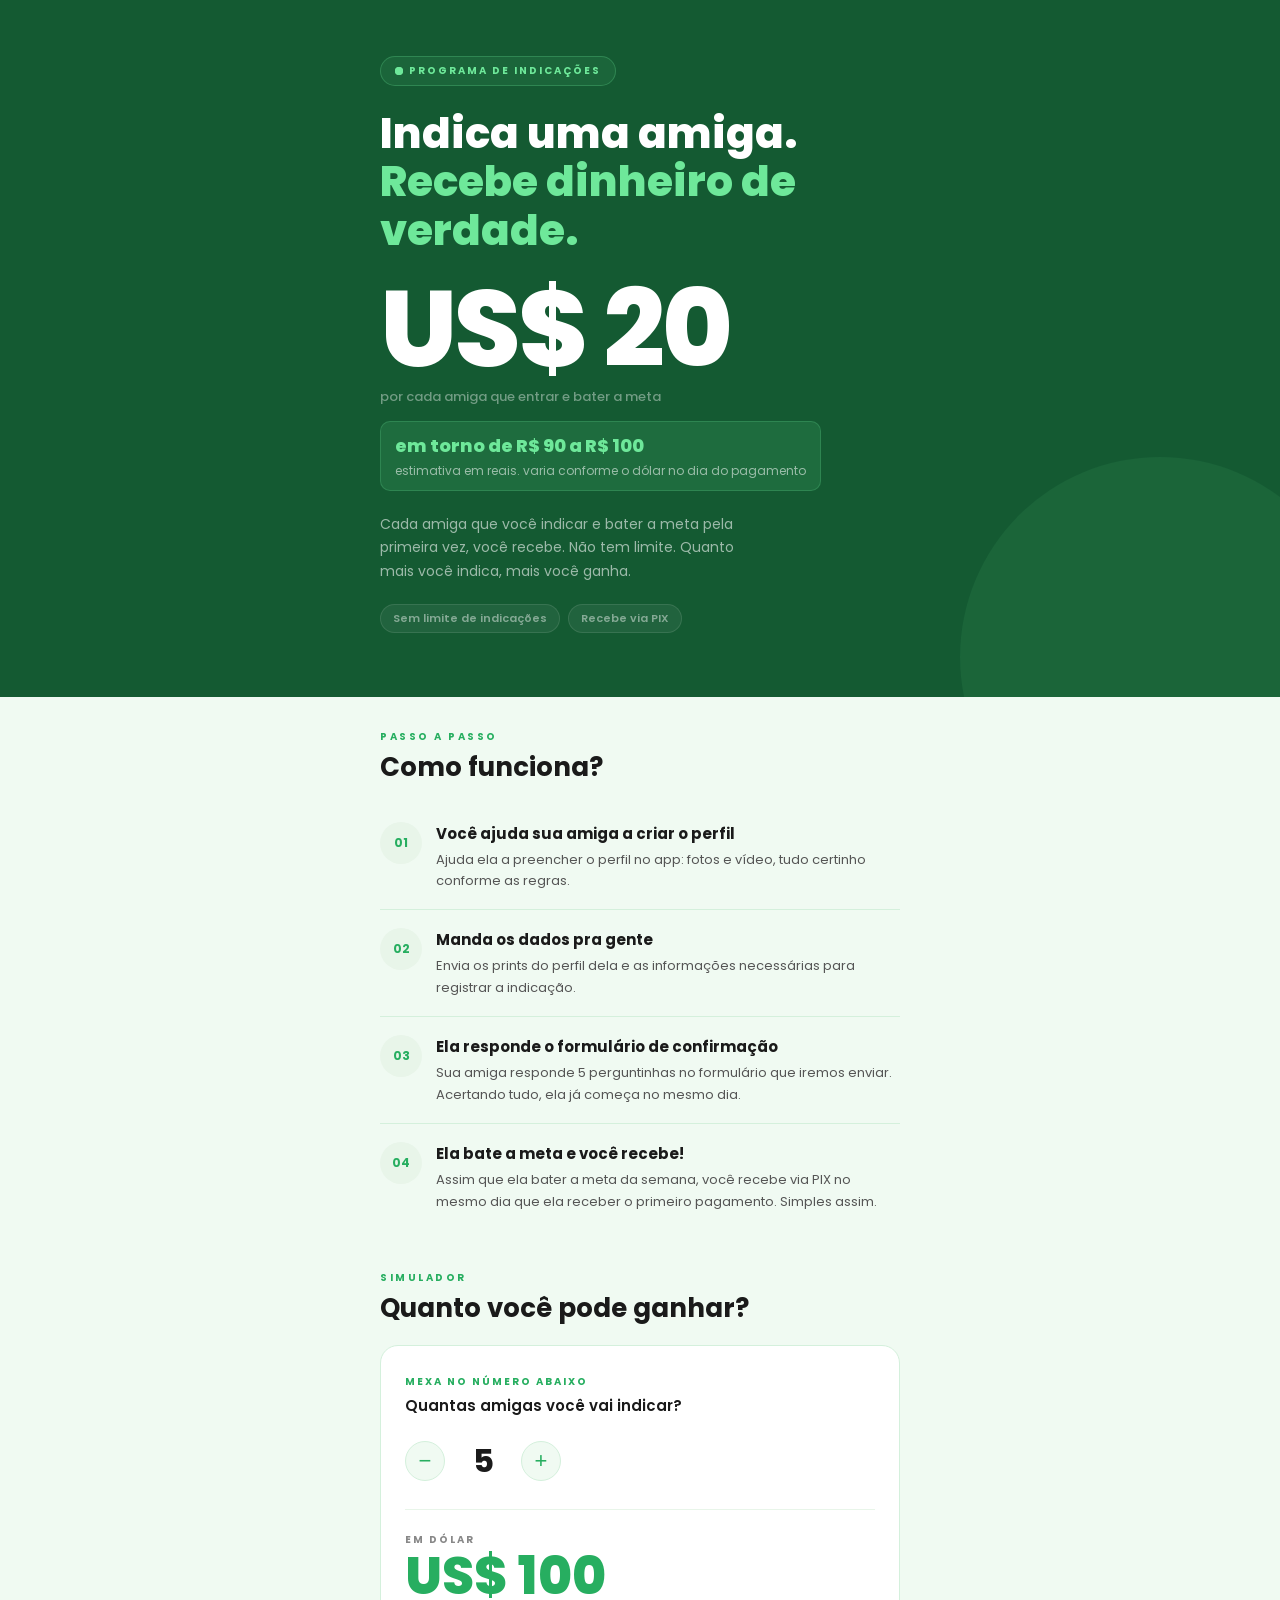
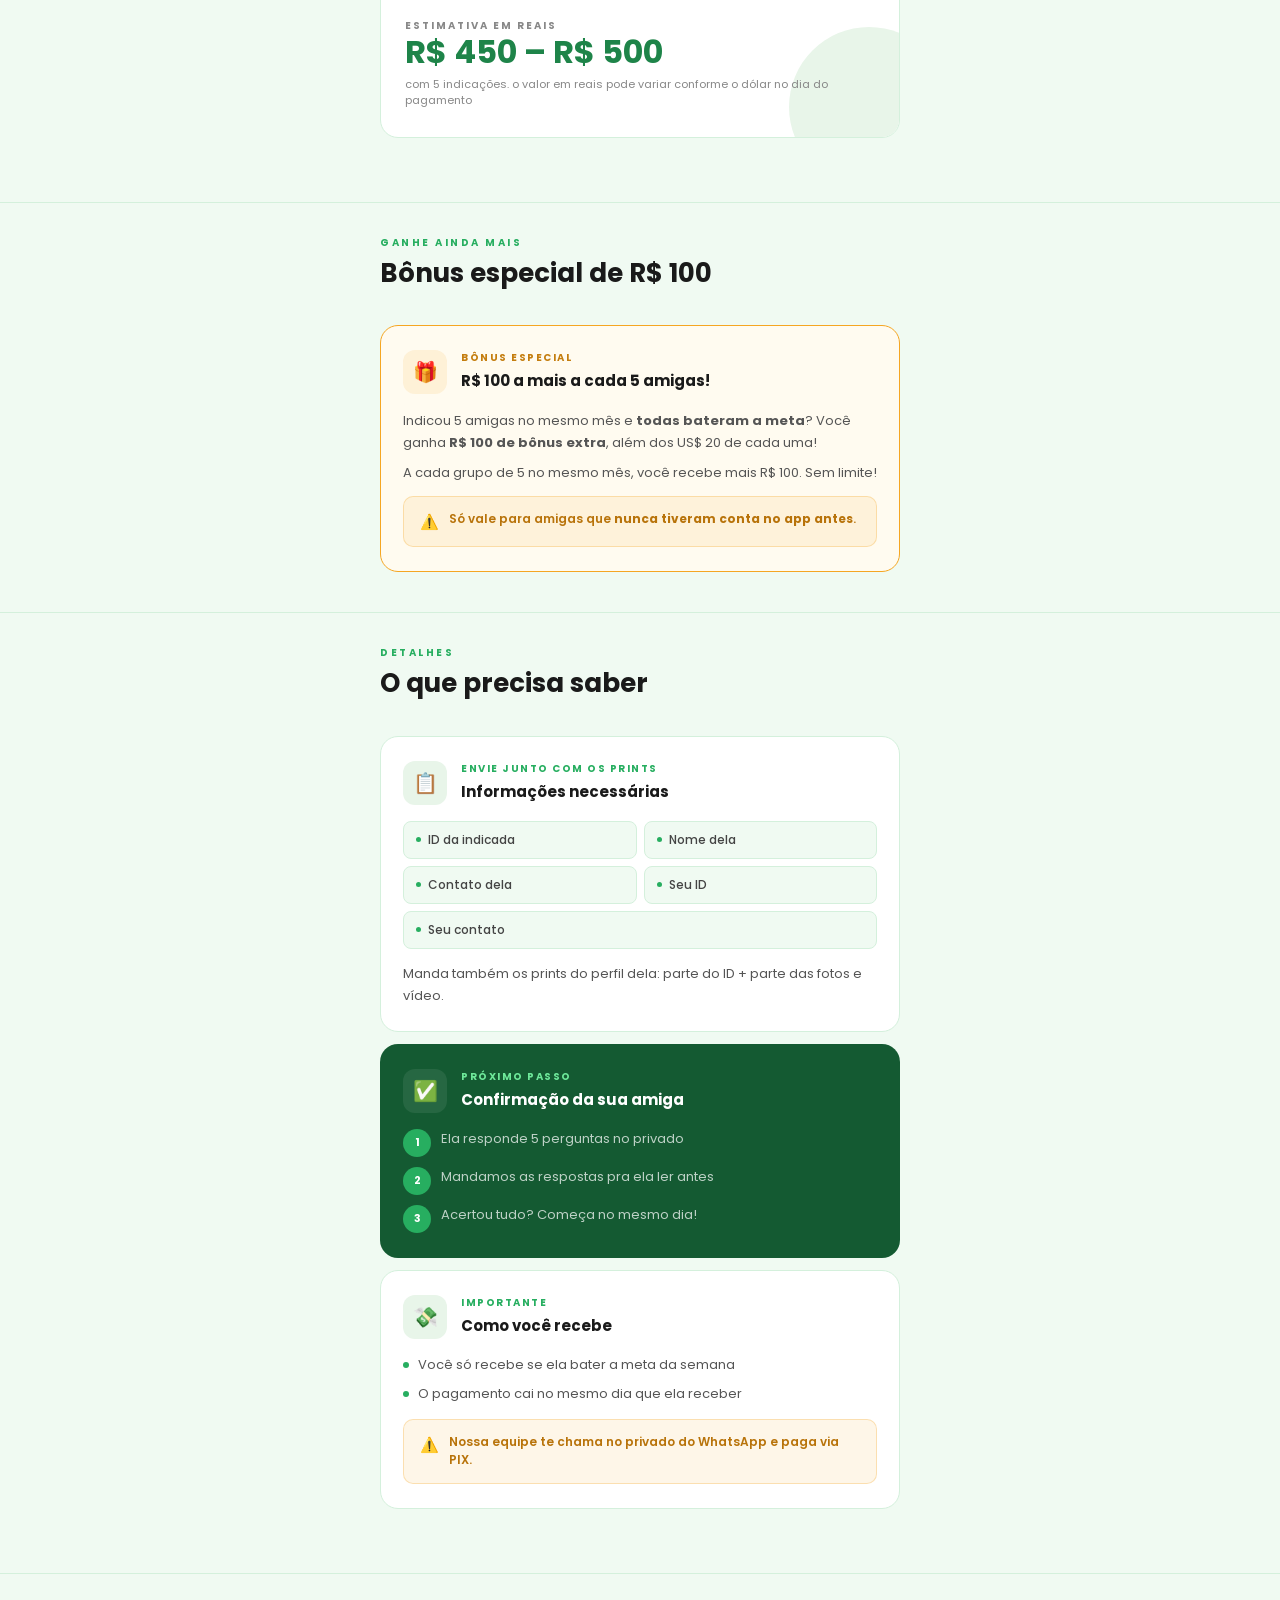
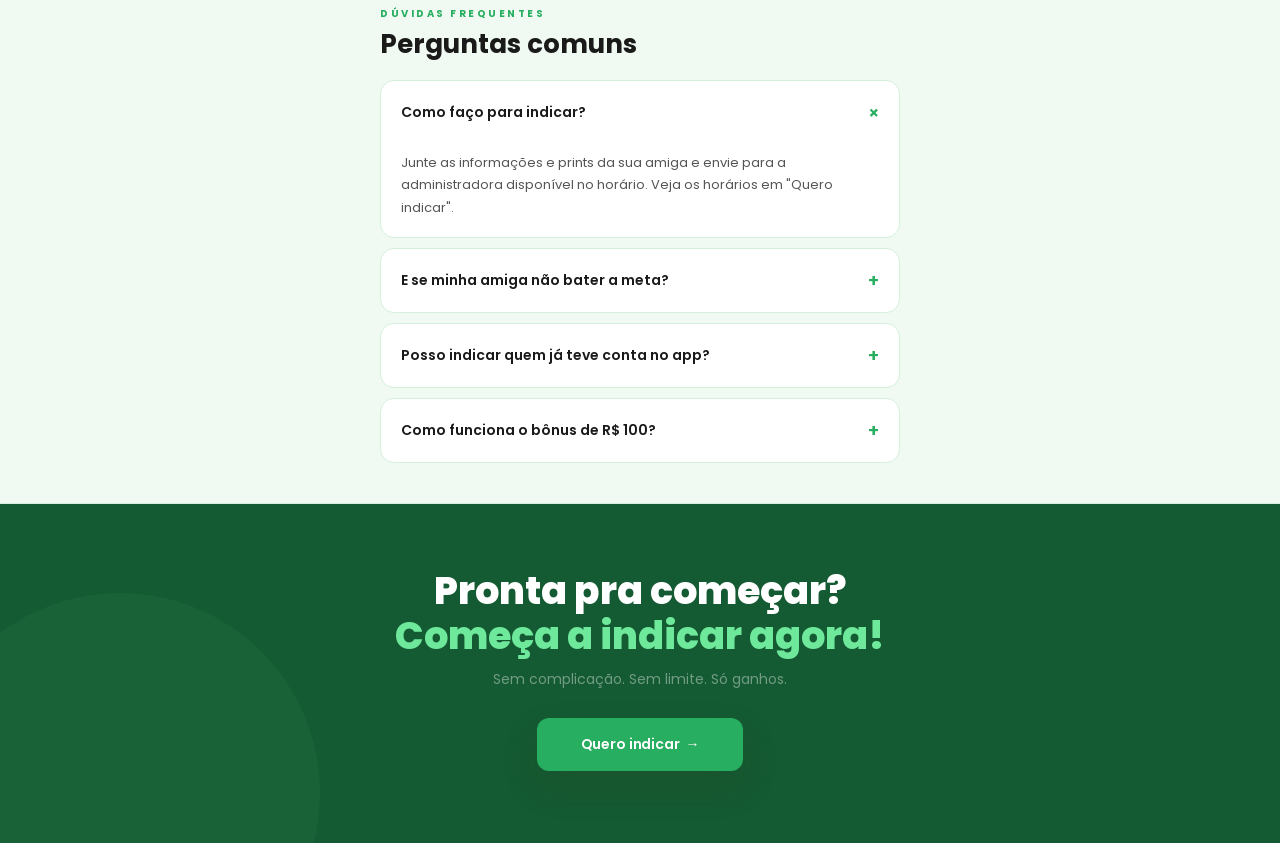
<file: programaindicacoes.html>
<!DOCTYPE html>
<html lang="pt-BR">

<head>
  <meta charset="UTF-8" />
  <meta name="viewport" content="width=device-width, initial-scale=1.0" />
  <title>Programa de Indicações - Ganhe US$ 20 por amiga</title>
  <meta name="description"
    content="Indique amigas e ganhe US$ 20 por cada uma que bater a meta. Sem limite de indicações, pagamento via PIX." />

  <!-- Open Graph / WhatsApp -->
  <meta property="og:type" content="website" />
  <meta property="og:title" content="Programa de Indicações - Ganhe US$ 20 por amiga" />
  <meta property="og:description"
    content="Indique amigas e ganhe US$ 20 por cada uma que bater a meta. Sem limite de indicações!" />
  <meta property="og:image" content="https://trabalhecomocelular.com/og-indicacoes.png" />
  <meta property="og:url" content="https://trabalhecomocelular.com/programaindicacoes.html" />

  <link rel="preconnect" href="https://fonts.googleapis.com" />
  <link rel="preconnect" href="https://fonts.gstatic.com" crossorigin />
  <link href="https://fonts.googleapis.com/css2?family=Poppins:wght@400;500;600;700;800&display=swap"
    rel="stylesheet" />
  <style>
    *,
    *::before,
    *::after {
      box-sizing: border-box;
      margin: 0;
      padding: 0;
    }

    html {
      scroll-behavior: smooth;
    }

    body {
      font-family: 'Poppins', sans-serif;
      background: #f0faf2;
      color: #1a1a1a;
    }

    .col {
      width: 100%;
      max-width: 560px;
      margin: 0 auto;
      padding: 0 20px;
    }

    /* ─── HERO ─── */
    .hero {
      background: #145a32;
      padding: 56px 0 64px;
      position: relative;
      overflow: hidden;
    }

    .hero::after {
      content: '';
      position: absolute;
      width: 400px;
      height: 400px;
      border-radius: 50%;
      background: rgba(110, 232, 154, 0.07);
      bottom: -160px;
      right: -80px;
      pointer-events: none;
    }

    .hero-chip {
      display: inline-flex;
      align-items: center;
      gap: 6px;
      font-size: 10px;
      font-weight: 700;
      letter-spacing: 2px;
      text-transform: uppercase;
      color: #6ee89a;
      border: 1px solid rgba(110, 232, 154, 0.25);
      background: rgba(110, 232, 154, 0.08);
      padding: 6px 14px;
      border-radius: 100px;
      margin-bottom: 24px;
      position: relative;
    }

    .pulse-dot {
      width: 8px;
      height: 8px;
      background: #6ee89a;
      border-radius: 50%;
      position: relative;
      animation: pulse 2s ease-in-out infinite;
    }

    .pulse-dot::before {
      content: '';
      position: absolute;
      width: 100%;
      height: 100%;
      background: #6ee89a;
      border-radius: 50%;
      top: 0;
      left: 0;
      animation: pulse-ring 2s ease-in-out infinite;
    }

    @keyframes pulse {

      0%,
      100% {
        opacity: 1;
      }

      50% {
        opacity: 0.6;
      }
    }

    @keyframes pulse-ring {
      0% {
        transform: scale(1);
        opacity: 1;
      }

      100% {
        transform: scale(2.5);
        opacity: 0;
      }
    }

    .hero h1 {
      font-size: clamp(28px, 6vw, 42px);
      font-weight: 800;
      color: #fff;
      line-height: 1.15;
      margin-bottom: 20px;
      position: relative;
    }

    .hero h1 span {
      color: #6ee89a;
    }

    /* bloco de valor */
    .hero-valores {
      position: relative;
      margin-bottom: 22px;
    }

    .hero-valor {
      font-size: clamp(72px, 16vw, 108px);
      font-weight: 800;
      color: #ffffff;
      line-height: 1;
      letter-spacing: -3px;
    }

    .hero-valor-sub {
      font-size: 13px;
      font-weight: 500;
      color: rgba(255, 255, 255, 0.4);
      margin-top: 4px;
    }

    .hero-reais {
      display: inline-flex;
      flex-direction: column;
      gap: 4px;
      background: rgba(110, 232, 154, 0.12);
      border: 1px solid rgba(110, 232, 154, 0.2);
      border-radius: 10px;
      padding: 10px 14px;
      margin-top: 14px;
    }

    .hero-reais-val {
      font-size: 18px;
      font-weight: 800;
      color: #6ee89a;
    }

    .hero-reais-txt {
      font-size: 12px;
      color: rgba(255, 255, 255, 0.55);
      line-height: 1.4;
    }

    .hero-desc {
      font-size: 14px;
      color: rgba(255, 255, 255, 0.58);
      line-height: 1.7;
      max-width: 380px;
      position: relative;
      margin-top: 18px;
    }

    .hero-pills {
      display: flex;
      gap: 8px;
      margin-top: 20px;
      flex-wrap: wrap;
      position: relative;
    }

    .hpill {
      font-size: 11px;
      font-weight: 600;
      color: rgba(255, 255, 255, 0.45);
      background: rgba(255, 255, 255, 0.06);
      border: 1px solid rgba(255, 255, 255, 0.1);
      padding: 5px 12px;
      border-radius: 100px;
    }

    /* ─── SEÇÃO ─── */
    .sec {
      padding: 32px 0 8px;
    }

    .sec-tag {
      font-size: 10px;
      font-weight: 700;
      letter-spacing: 2.5px;
      text-transform: uppercase;
      color: #27ae60;
      margin-bottom: 6px;
    }

    .sec-title {
      font-size: clamp(20px, 4vw, 26px);
      font-weight: 700;
      color: #1a1a1a;
      line-height: 1.25;
      margin-bottom: 20px;
    }

    /* ─── STEPS ─── */
    .steps {
      display: flex;
      flex-direction: column;
    }

    .step {
      display: grid;
      grid-template-columns: 42px 1fr;
      gap: 14px;
      padding: 18px 0;
      border-bottom: 1px solid #d4f0dc;
      align-items: start;
    }

    .step:last-child {
      border-bottom: none;
    }

    .step-dot {
      width: 42px;
      height: 42px;
      border-radius: 50%;
      background: #e8f5e9;
      color: #27ae60;
      font-size: 12px;
      font-weight: 700;
      display: flex;
      align-items: center;
      justify-content: center;
      flex-shrink: 0;
    }

    .step-name {
      font-size: 15px;
      font-weight: 700;
      color: #1a1a1a;
      margin-bottom: 4px;
    }

    .step-desc {
      font-size: 13px;
      color: #555;
      line-height: 1.65;

    }


    /* ─── CARDS ─── */
    .cards-wrap {
      padding: 8px 0 32px;
      display: flex;
      flex-direction: column;
      gap: 12px;
    }

    .card {
      background: #fff;
      border: 1px solid #d4f0dc;
      border-radius: 18px;
      padding: 24px 22px;
    }

    .card-dark {
      background: #145a32;
      border-color: transparent;
    }

    .card-gold {
      background: #fffbf0;
      border: 1.5px solid #f5a623;
    }

    .card-top {
      display: flex;
      align-items: flex-start;
      gap: 14px;
      margin-bottom: 16px;
    }

    .card-icon {
      width: 44px;
      height: 44px;
      border-radius: 12px;
      background: #e8f5e9;
      display: flex;
      align-items: center;
      justify-content: center;
      font-size: 20px;
      flex-shrink: 0;
    }

    .card-dark .card-icon {
      background: rgba(255, 255, 255, 0.08);
    }

    .card-gold .card-icon {
      background: rgba(245, 166, 35, 0.12);
    }

    .card-lbl {
      font-size: 10px;
      font-weight: 700;
      letter-spacing: 1.5px;
      text-transform: uppercase;
      color: #27ae60;
      margin-bottom: 3px;
    }

    .card-dark .card-lbl {
      color: #6ee89a;
    }

    .card-gold .card-lbl {
      color: #c47d0e;
    }

    .card-ttl {
      font-size: 15px;
      font-weight: 700;
      color: #1a1a1a;
    }

    .card-dark .card-ttl {
      color: #fff;
    }

    .card-gold .card-ttl {
      color: #1a1a1a;
    }

    .card-body {
      font-size: 13px;
      color: #555;
      line-height: 1.7;
    }

    .card-dark .card-body {
      color: rgba(255, 255, 255, 0.65);
    }

    /* dados */
    .dados {
      display: grid;
      grid-template-columns: 1fr 1fr;
      gap: 7px;
      margin-bottom: 14px;
    }

    .dado {
      background: #f0faf2;
      border: 1px solid #d4f0dc;
      border-radius: 8px;
      padding: 9px 12px;
      font-size: 12px;
      font-weight: 500;
      color: #444;
      display: flex;
      align-items: center;
      gap: 7px;
    }

    .dado-dot {
      width: 5px;
      height: 5px;
      border-radius: 50%;
      background: #27ae60;
      flex-shrink: 0;
    }

    /* conf steps */
    .conf-steps {
      display: flex;
      flex-direction: column;
      gap: 10px;
    }

    .conf-step {
      display: flex;
      align-items: flex-start;
      gap: 10px;
      font-size: 13px;
      color: rgba(255, 255, 255, 0.72);
      line-height: 1.6;
    }

    .nb {
      background: #27ae60;
      color: #fff;
      font-size: 11px;
      font-weight: 700;
      border-radius: 50%;
      width: 28px;
      height: 28px;
      display: flex;
      align-items: center;
      justify-content: center;
      flex-shrink: 0;
    }

    /* aviso */
    .aviso {
      background: rgba(245, 166, 35, 0.1);
      border: 1px solid rgba(245, 166, 35, 0.28);
      border-radius: 10px;
      padding: 13px 16px;
      display: flex;
      gap: 10px;
      align-items: flex-start;
      margin-top: 14px;
    }

    .aviso span:first-child {
      font-size: 15px;
      flex-shrink: 0;
    }

    .aviso span:last-child {
      font-size: 12px;
      font-weight: 600;
      color: #b8730a;
      line-height: 1.55;
    }

    /* exemplo bônus */
    .bonus-exemplo {
      background: rgba(39, 174, 96, 0.07);
      border: 1px solid #d4f0dc;
      border-radius: 10px;
      padding: 12px 14px;
      margin-top: 14px;
      font-size: 12px;
      color: #1e8449;
      line-height: 1.6;
    }

    .bonus-exemplo strong {
      font-weight: 700;
    }

    /* regras lista */
    .regras {
      display: flex;
      flex-direction: column;
      gap: 8px;
      margin-top: 12px;
    }

    .regra {
      display: flex;
      gap: 9px;
      align-items: flex-start;
      font-size: 13px;
      color: #555;
      line-height: 1.6;
    }

    .regra-dot {
      width: 6px;
      height: 6px;
      border-radius: 50%;
      background: #27ae60;
      flex-shrink: 0;
      margin-top: 7px;
    }

    /* ─── CALCULADORA ─── */
    .gap-block {
      height: 1px;
      background: #d4f0dc;
      margin-top: 32px;
    }

    .calc-inner {
      padding: 32px 0 32px;
    }

    .calc-box {
      background: #fff;
      border: 1px solid #d4f0dc;
      border-radius: 18px;
      padding: 28px 24px;
      position: relative;
      overflow: hidden;
    }

    .calc-box::after {
      content: '';
      position: absolute;
      bottom: -50px;
      right: -50px;
      width: 160px;
      height: 160px;
      border-radius: 50%;
      background: #e8f5e9;
      pointer-events: none;
    }

    .calc-hdr {
      font-size: 10px;
      font-weight: 700;
      letter-spacing: 2px;
      text-transform: uppercase;
      color: #27ae60;
      margin-bottom: 4px;
    }

    .calc-q {
      font-size: 15px;
      font-weight: 600;
      color: #1a1a1a;
      margin-bottom: 20px;
    }

    .calc-ctrl {
      display: flex;
      align-items: center;
      gap: 16px;
      margin-bottom: 24px;
    }

    .cbtn {
      width: 40px;
      height: 40px;
      border-radius: 50%;
      border: 1.5px solid #d4f0dc;
      background: #f0faf2;
      color: #27ae60;
      font-size: 22px;
      cursor: pointer;
      display: flex;
      align-items: center;
      justify-content: center;
      transition: all .15s;
    }

    .cbtn:hover {
      background: #d4f0dc;
    }

    .cbtn:active {
      transform: scale(0.92);
      background: #c8ebd4;
    }

    .cnum {
      font-size: 32px;
      font-weight: 700;
      color: #1a1a1a;
      min-width: 44px;
      text-align: center;
    }

    .calc-result {
      border-top: 1px solid #e8f5e9;
      padding-top: 22px;
      position: relative;
      z-index: 1;
    }

    .calc-row-vals {
      display: flex;
      flex-direction: column;
      gap: 16px;
      margin-bottom: 8px;
    }

    .calc-bloco {}

    .calc-rtag {
      font-size: 10px;
      font-weight: 700;
      letter-spacing: 2px;
      text-transform: uppercase;
      color: #888;
      margin-bottom: 2px;
    }

    .calc-rval {
      font-size: 52px;
      font-weight: 800;
      color: #27ae60;
      line-height: 1;
    }

    .calc-rval-brl {
      font-size: 32px;
      font-weight: 700;
      color: #1e8449;
      line-height: 1;
    }

    .calc-rnote {
      font-size: 11px;
      color: #888;
      margin-top: 6px;
      line-height: 1.5;
    }

    .calc-bonus-tag {
      display: none;
      background: #fffbf0;
      border: 1px solid #f5a623;
      border-radius: 8px;
      padding: 10px 14px;
      font-size: 12px;
      font-weight: 600;
      color: #b8730a;
      margin-top: 14px;
      line-height: 1.5;
    }

    /* ─── FOOTER ─── */
    .footer {
      background: #145a32;
      padding: 64px 0 72px;
      text-align: center;
      position: relative;
      overflow: hidden;
    }

    .footer::before {
      content: '';
      position: absolute;
      width: 400px;
      height: 400px;
      border-radius: 50%;
      background: rgba(110, 232, 154, 0.05);
      bottom: -150px;
      left: -80px;
    }

    .footer h2 {
      font-size: clamp(24px, 5vw, 38px);
      font-weight: 800;
      color: #fff;
      line-height: 1.2;
      margin-bottom: 10px;
      position: relative;
    }

    .footer h2 span {
      color: #6ee89a;
    }

    .footer-sub {
      font-size: 14px;
      color: rgba(255, 255, 255, 0.4);
      margin-bottom: 28px;
      position: relative;
    }

    .footer-btn {
      display: inline-block;
      background: #27ae60;
      color: #fff;
      font-size: 14px;
      font-weight: 700;
      padding: 16px 44px;
      border-radius: 100px;
      text-decoration: none;
      transition: background .2s, transform .15s;
      position: relative;
    }

    .footer-btn:hover {
      background: #1e8449;
      transform: translateY(-2px);
    }

    @media (max-width: 480px) {
      .dados {
        grid-template-columns: 1fr;
      }
    }

    /* ─── FAQ ─── */
    .faq {
      padding: 32px 0 8px;
    }

    .faq-list {
      display: flex;
      flex-direction: column;
      gap: 10px;
    }

    .faq-item {
      background: #fff;
      border: 1px solid #d4f0dc;
      border-radius: 14px;
      overflow: hidden;
    }

    .faq-q {
      width: 100%;
      text-align: left;
      background: none;
      border: none;
      padding: 18px 20px;
      font-family: 'Poppins', sans-serif;
      font-size: 14px;
      font-weight: 600;
      color: #1a1a1a;
      cursor: pointer;
      display: flex;
      align-items: center;
      justify-content: space-between;
      gap: 12px;
      transition: background .15s;
    }

    .faq-q:hover {
      background: #f0faf2;
    }

    .faq-icon {
      font-size: 18px;
      color: #27ae60;
      transition: transform .2s;
      flex-shrink: 0;
    }

    .faq-item.active .faq-icon {
      transform: rotate(45deg);
    }

    .faq-a {
      max-height: 0;
      overflow: hidden;
      transition: max-height .3s ease;
    }

    .faq-a-inner {
      padding: 8px 20px 18px;
      font-size: 13px;
      color: #555;
      line-height: 1.7;
    }

    .faq-item.active .faq-a {
      max-height: 500px;
    }

    /* ─── CTA FLUTUANTE ─── */
    .floating-cta {
      position: fixed;
      bottom: 0;
      left: 0;
      right: 0;
      background: transparent;
      padding: 12px 20px 20px;
      display: none;
      align-items: center;
      justify-content: center;
      z-index: 1000;
      transform: translateY(100%);
      transition: transform 0.3s ease;
      pointer-events: none;
    }

    .floating-cta.visible {
      display: flex;
      transform: translateY(0);
    }

    .floating-cta-btn {
      display: inline-block;
      background: #27ae60;
      color: #fff;
      font-size: 14px;
      font-weight: 700;
      padding: 14px 32px;
      border-radius: 100px;
      text-decoration: none;
      transition: background .2s, transform .15s;
      width: 100%;
      max-width: 320px;
      text-align: center;
      box-shadow: 0 4px 16px rgba(39, 174, 96, 0.4);
      pointer-events: auto;
    }

    .floating-cta-btn:active {
      transform: scale(0.97);
      background: #1e8449;
    }

    @media (min-width: 768px) {
      .floating-cta {
        display: none !important;
      }
    }

    /* CTA consistency pass: align action buttons with the main site. */
    .footer-btn,
    .floating-cta-btn {
      min-height: 48px;
      display: inline-flex;
      align-items: center;
      justify-content: center;
      border-radius: 12px !important;
      font-size: 14px;
      font-weight: 600;
      letter-spacing: -0.01em;
      box-shadow: 0 16px 34px rgba(58, 69, 40, 0.18);
      transition:
        background-color 0.28s ease,
        box-shadow 0.28s ease,
        color 0.28s ease,
        transform 0.28s ease;
    }

    .footer-btn:hover,
    .floating-cta-btn:hover {
      transform: translateY(-2px);
      box-shadow: 0 18px 40px rgba(58, 69, 40, 0.2);
    }

    .footer-btn:active,
    .floating-cta-btn:active {
      transform: translateY(0) scale(0.98);
    }
  </style>
</head>

<body>

  <!-- HERO -->
  <section class="hero">
    <div class="col">
      <p class="hero-chip"><span class="pulse-dot"></span> Programa de Indicações</p>
      <h1>Indica uma amiga.<br><span>Recebe dinheiro de verdade.</span></h1>

      <div class="hero-valores">
        <div class="hero-valor">US$ 20</div>
        <p class="hero-valor-sub">por cada amiga que entrar e bater a meta</p>
        <div class="hero-reais">
          <span class="hero-reais-val">em torno de R$ 90 a R$ 100</span>
          <span class="hero-reais-txt">estimativa em reais. varia conforme o dólar no dia do pagamento</span>
        </div>
      </div>

      <p class="hero-desc">Cada amiga que você indicar e bater a meta pela primeira vez, você recebe. Não tem limite.
        Quanto mais você indica, mais você ganha.</p>

      <div class="hero-pills">
        <span class="hpill">Sem limite de indicações</span>
        <span class="hpill">Recebe via PIX</span>
      </div>
    </div>
  </section>



  <!-- COMO FUNCIONA -->
  <div class="col">
    <div class="sec">
      <p class="sec-tag">Passo a passo</p>
      <p class="sec-title">Como funciona?</p>
      <div class="steps">
        <div class="step">
          <div class="step-dot">01</div>
          <div>
            <p class="step-name">Você ajuda sua amiga a criar o perfil</p>
            <p class="step-desc">Ajuda ela a preencher o perfil no app: fotos e vídeo, tudo certinho conforme as regras.
            </p>
          </div>
        </div>
        <div class="step">
          <div class="step-dot">02</div>
          <div>
            <p class="step-name">Manda os dados pra gente</p>
            <p class="step-desc">Envia os prints do perfil dela e as informações necessárias para registrar a indicação.
            </p>
          </div>
        </div>
        <div class="step">
          <div class="step-dot">03</div>
          <div>
            <p class="step-name">Ela responde o formulário de confirmação</p>
            <p class="step-desc">Sua amiga responde 5 perguntinhas no formulário que iremos enviar. Acertando tudo, ela
              já começa no mesmo dia.</p>
          </div>
        </div>
        <div class="step">
          <div class="step-dot">04</div>
          <div>
            <p class="step-name">Ela bate a meta e você recebe!</p>
            <p class="step-desc">Assim que ela bater a meta da semana, você recebe via PIX no mesmo dia que ela receber
              o primeiro pagamento. Simples assim.
            </p>
          </div>
        </div>
      </div>
    </div>
  </div>

  <!-- CALCULADORA -->
  <div class="col">
    <div class="calc-inner">
      <p class="sec-tag">Simulador</p>
      <p class="sec-title" style="margin-bottom:20px;">Quanto você pode ganhar?</p>
      <div class="calc-box">
        <p class="calc-hdr">Mexa no número abaixo</p>
        <p class="calc-q">Quantas amigas você vai indicar?</p>
        <div class="calc-ctrl">
          <button class="cbtn" onclick="calcular(-1)">−</button>
          <span class="cnum" id="qty">5</span>
          <button class="cbtn" onclick="calcular(1)">+</button>
        </div>
        <div class="calc-result">
          <div class="calc-row-vals">
            <div class="calc-bloco">
              <p class="calc-rtag">Em dólar</p>
              <p class="calc-rval" id="total-usd">US$ 100</p>
            </div>
            <div class="calc-bloco">
              <p class="calc-rtag">Estimativa em reais</p>
              <p class="calc-rval-brl" id="total-brl">R$ 450 – R$ 500</p>
            </div>
          </div>
          <p class="calc-rnote" id="note">com 5 indicações. o valor em reais pode variar conforme o dólar no dia do
            pagamento</p>
          <div class="calc-bonus-tag" id="bonus-tag">🎁 + R$ 100 de bônus especial se todas as 5 baterem a meta no mesmo
            mês!</div>
        </div>
      </div>
    </div>
  </div>

  <div class="gap-block"></div>

  <!-- BÔNUS ESPECIAL -->
  <div class="col">
    <div class="sec">
      <p class="sec-tag">Ganhe ainda mais</p>
      <p class="sec-title">Bônus especial de R$ 100</p>
    </div>
    <div class="cards-wrap" style="padding-bottom: 8px;">
      <div class="card card-gold">
        <div class="card-top">
          <div class="card-icon">🎁</div>
          <div>
            <p class="card-lbl">Bônus especial</p>
            <p class="card-ttl">R$ 100 a mais a cada 5 amigas!</p>
          </div>
        </div>
        <p class="card-body">Indicou 5 amigas no mesmo mês e <strong>todas bateram a meta</strong>? Você ganha
          <strong>R$ 100 de bônus extra</strong>, além dos US$ 20 de cada uma!
        </p>
        <p class="card-body" style="margin-top:8px;">A cada grupo de 5 no mesmo mês, você recebe mais R$ 100. Sem
          limite!</p>
        <div class="aviso" style="margin-top:12px;">
          <span>⚠️</span>
          <span>Só vale para amigas que <strong>nunca tiveram conta no app antes</strong>.</span>
        </div>
      </div>
    </div>
  </div>

  <div class="gap-block"></div>

  <!-- DETALHES DA INDICAÇÃO -->
  <div class="col">
    <div class="sec">
      <p class="sec-tag">Detalhes</p>
      <p class="sec-title">O que precisa saber</p>
    </div>
    <div class="cards-wrap">

      <!-- Dados -->
      <div class="card">
        <div class="card-top">
          <div class="card-icon">📋</div>
          <div>
            <p class="card-lbl">Envie junto com os prints</p>
            <p class="card-ttl">Informações necessárias</p>
          </div>
        </div>
        <div class="dados">
          <div class="dado"><span class="dado-dot"></span>ID da indicada</div>
          <div class="dado"><span class="dado-dot"></span>Nome dela</div>
          <div class="dado"><span class="dado-dot"></span>Contato dela</div>
          <div class="dado"><span class="dado-dot"></span>Seu ID</div>
          <div class="dado" style="grid-column:1/-1"><span class="dado-dot"></span>Seu contato</div>
        </div>
        <p class="card-body">Manda também os prints do perfil dela: parte do ID + parte das fotos e vídeo.</p>
      </div>

      <!-- Confirmação -->
      <div class="card card-dark">
        <div class="card-top">
          <div class="card-icon">✅</div>
          <div>
            <p class="card-lbl">Próximo passo</p>
            <p class="card-ttl">Confirmação da sua amiga</p>
          </div>
        </div>
        <div class="conf-steps">
          <div class="conf-step"><span class="nb">1</span>Ela responde 5 perguntas no privado</div>
          <div class="conf-step"><span class="nb">2</span>Mandamos as respostas pra ela ler antes</div>
          <div class="conf-step"><span class="nb">3</span>Acertou tudo? Começa no mesmo dia!</div>
        </div>
      </div>

      <!-- Bônus pagamento -->
      <div class="card">
        <div class="card-top">
          <div class="card-icon">💸</div>
          <div>
            <p class="card-lbl">Importante</p>
            <p class="card-ttl">Como você recebe</p>
          </div>
        </div>
        <div class="regras">
          <div class="regra"><span class="regra-dot"></span>Você só recebe se ela bater a meta da semana</div>
          <div class="regra"><span class="regra-dot"></span>O pagamento cai no mesmo dia que ela receber</div>
        </div>
        <div class="aviso">
          <span>⚠️</span>
          <span>Nossa equipe te chama no privado do WhatsApp e paga via PIX.</span>
        </div>
      </div>

    </div>
  </div>

  <div class="gap-block"></div>

  <!-- FAQ -->
  <div class="col">
    <div class="faq">
      <p class="sec-tag">Dúvidas frequentes</p>
      <p class="sec-title" style="margin-bottom:20px;">Perguntas comuns</p>

      <div class="faq-list">

        <div class="faq-item active">
          <button class="faq-q" onclick="toggleFaq(this)">
            <span>Como faço para indicar?</span>
            <span class="faq-icon">+</span>
          </button>
          <div class="faq-a">
            <div class="faq-a-inner">
              Junte as informações e prints da sua amiga e envie para a administradora disponível no horário. Veja os
              horários em "Quero indicar".
            </div>
          </div>
        </div>

        <div class="faq-item">
          <button class="faq-q" onclick="toggleFaq(this)">
            <span>E se minha amiga não bater a meta?</span>
            <span class="faq-icon">+</span>
          </button>
          <div class="faq-a">
            <div class="faq-a-inner">
              Você só recebe se ela bater a meta da semana. O pagamento acontece quando ela receber o primeiro pagamento
              dela.
            </div>
          </div>
        </div>

        <div class="faq-item">
          <button class="faq-q" onclick="toggleFaq(this)">
            <span>Posso indicar quem já teve conta no app?</span>
            <span class="faq-icon">+</span>
          </button>
          <div class="faq-a">
            <div class="faq-a-inner">
              Não. Só vale para amigas que nunca tiveram conta no app antes.
            </div>
          </div>
        </div>

        <div class="faq-item">
          <button class="faq-q" onclick="toggleFaq(this)">
            <span>Como funciona o bônus de R$ 100?</span>
            <span class="faq-icon">+</span>
          </button>
          <div class="faq-a">
            <div class="faq-a-inner">
              5 amigas no mesmo mês + todas bateram meta = R$ 100 de bônus extra. A cada grupo de 5, você recebe mais R$
              100!
            </div>
          </div>
        </div>

      </div>
    </div>
  </div>

  <div class="gap-block"></div>

  <!-- FOOTER -->
  <div class="footer">
    <div class="col">
      <h2>Pronta pra começar?<br><span>Começa a indicar agora!</span></h2>
      <p class="footer-sub">Sem complicação. Sem limite. Só ganhos.</p>
      <a href="cronogramadasadms.html" class="footer-btn">Quero indicar &nbsp;→</a>
    </div>
  </div>

  <!-- CTA FLUTUANTE (mobile only) -->
  <div class="floating-cta" id="floatingCta">
    <a href="cronogramadasadms.html" class="floating-cta-btn">Quero indicar &nbsp;→</a>
  </div>

  <script>
    let n = 5;

    function calcular(d) {
      n = Math.max(1, n + d);
      const usd = n * 20;
      const brlMin = n * 90;
      const brlMax = n * 100;
      const grupos = Math.floor(n / 5);
      const bonusExtra = grupos * 100;

      document.getElementById('qty').textContent = n;
      document.getElementById('total-usd').textContent = 'US$ ' + usd.toLocaleString('pt-BR');
      document.getElementById('total-brl').textContent = 'R$ ' + brlMin.toLocaleString('pt-BR') + ' – R$ ' + brlMax.toLocaleString('pt-BR');

      let nota = 'com ' + n + ' indicaç' + (n === 1 ? 'ão' : 'ões') + '. o valor em reais pode variar conforme o dólar no dia do pagamento';
      document.getElementById('note').textContent = nota;

      const bonusEl = document.getElementById('bonus-tag');
      if (n >= 5) {
        bonusEl.style.display = 'block';
        if (bonusExtra > 0) {
          bonusEl.innerHTML = '🎁 Se todas as ' + n + ' baterem a meta no mesmo mês: <strong>+ R$ ' + bonusExtra.toLocaleString('pt-BR') + ' de bônus</strong> (R$ 100 a cada grupo de 5)';
        } else {
          bonusEl.innerHTML = '🎁 + R$ 100 de bônus se todas as 5 baterem a meta no mesmo mês!';
        }
      } else {
        bonusEl.style.display = 'none';
      }
    }

    function toggleFaq(btn) {
      const item = btn.parentElement;
      const wasActive = item.classList.contains('active');

      // Fecha todos
      document.querySelectorAll('.faq-item').forEach(el => el.classList.remove('active'));

      // Abre o clicado se não estava aberto
      if (!wasActive) {
        item.classList.add('active');
      }
    }

    // CTA flutuante - aparece após scroll
    let lastScroll = 0;
    const floatingCta = document.getElementById('floatingCta');
    const footer = document.querySelector('.footer');

    window.addEventListener('scroll', () => {
      const scrollY = window.scrollY;
      const footerTop = footer.offsetTop;
      const windowBottom = scrollY + window.innerHeight;

      // Mostra CTA se scrollou mais de 300px e não chegou no footer
      if (scrollY > 300 && windowBottom < footerTop - 100) {
        floatingCta.classList.add('visible');
      } else {
        floatingCta.classList.remove('visible');
      }

      lastScroll = scrollY;
    });
  </script>

</body>

</html>
</file>
